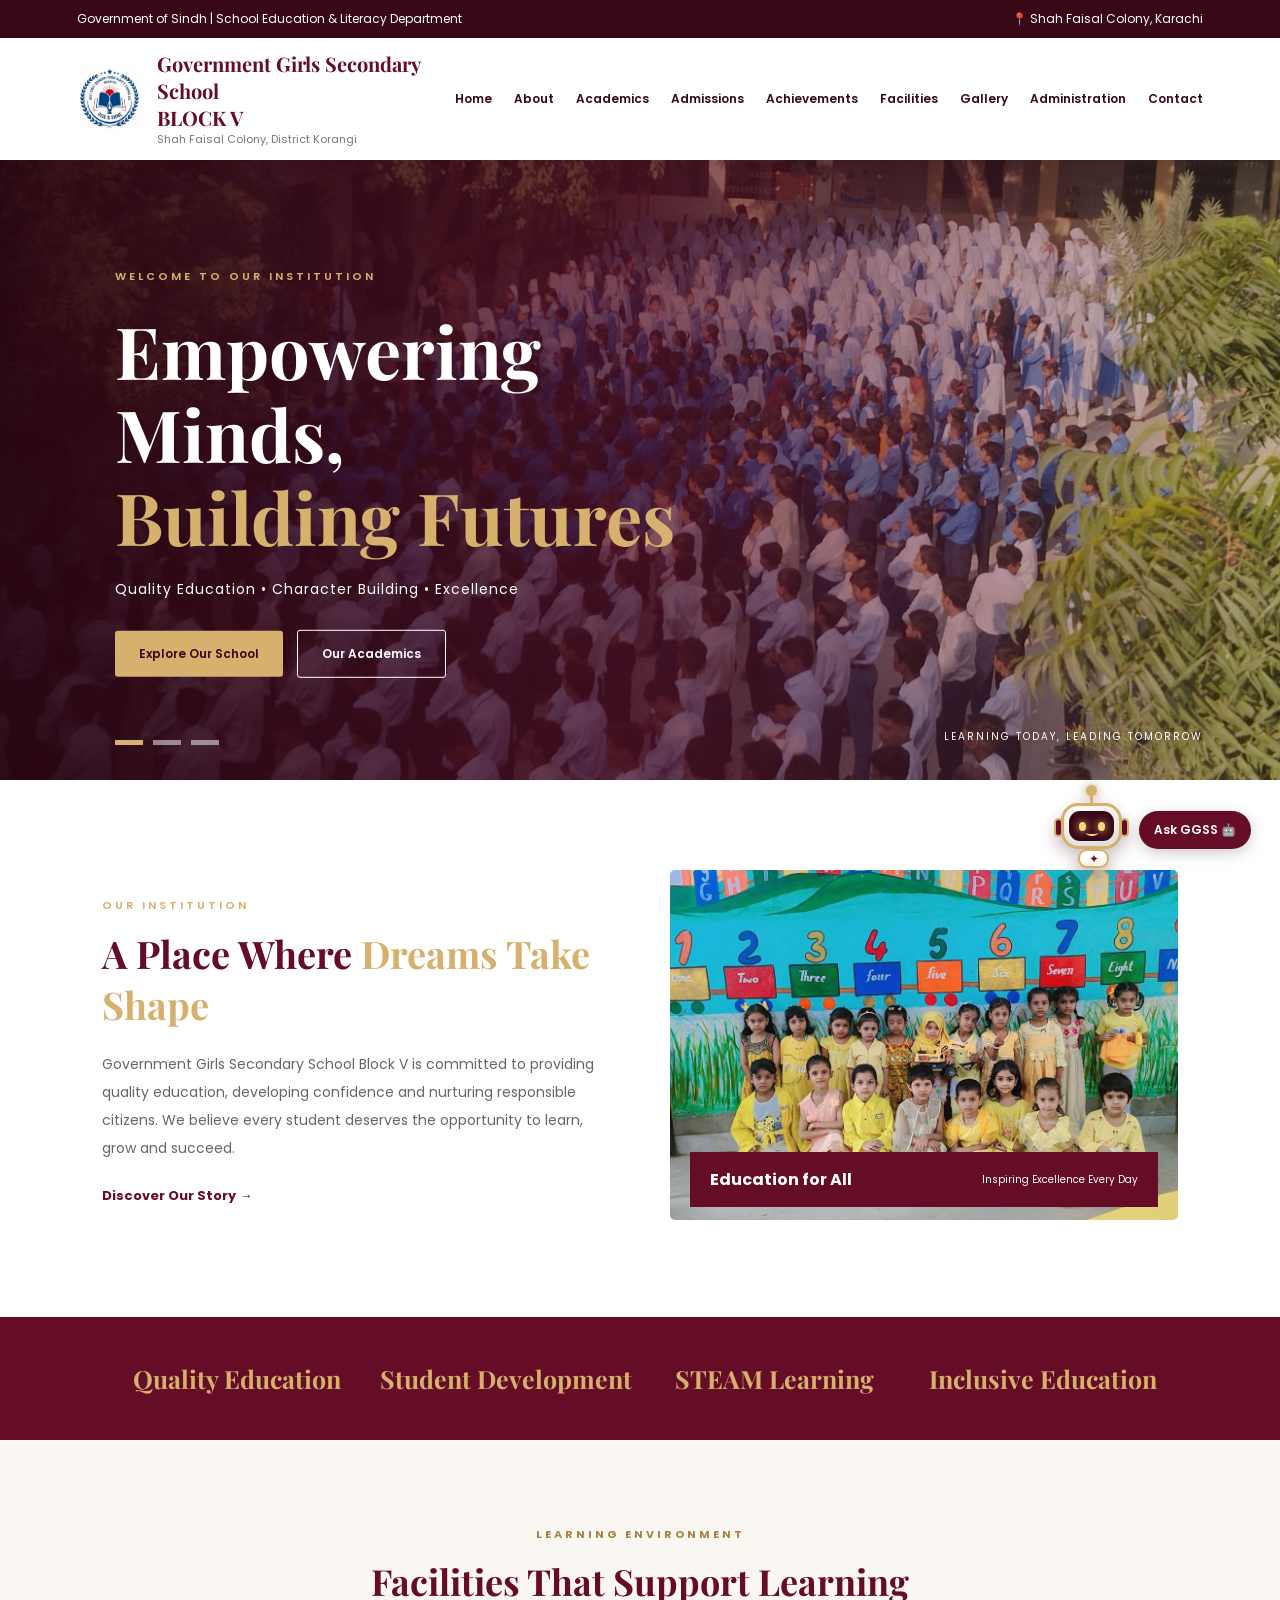
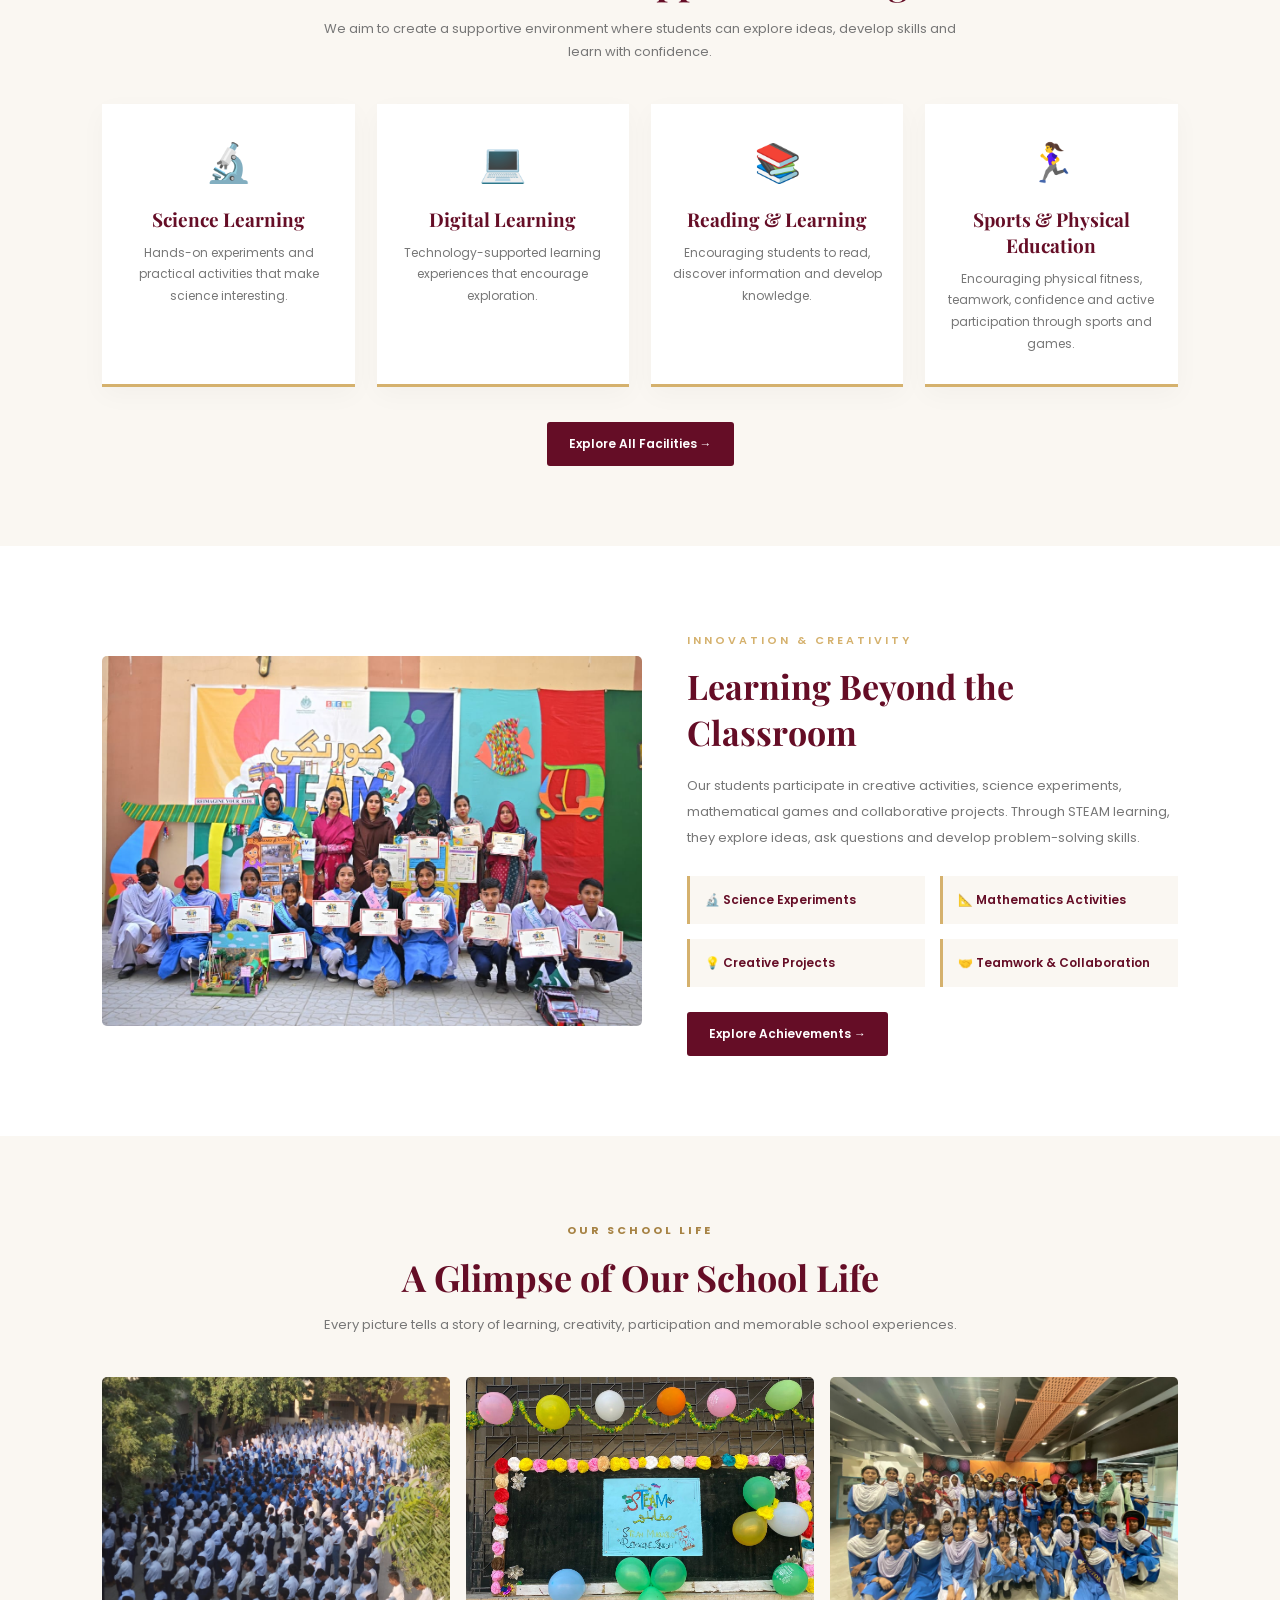
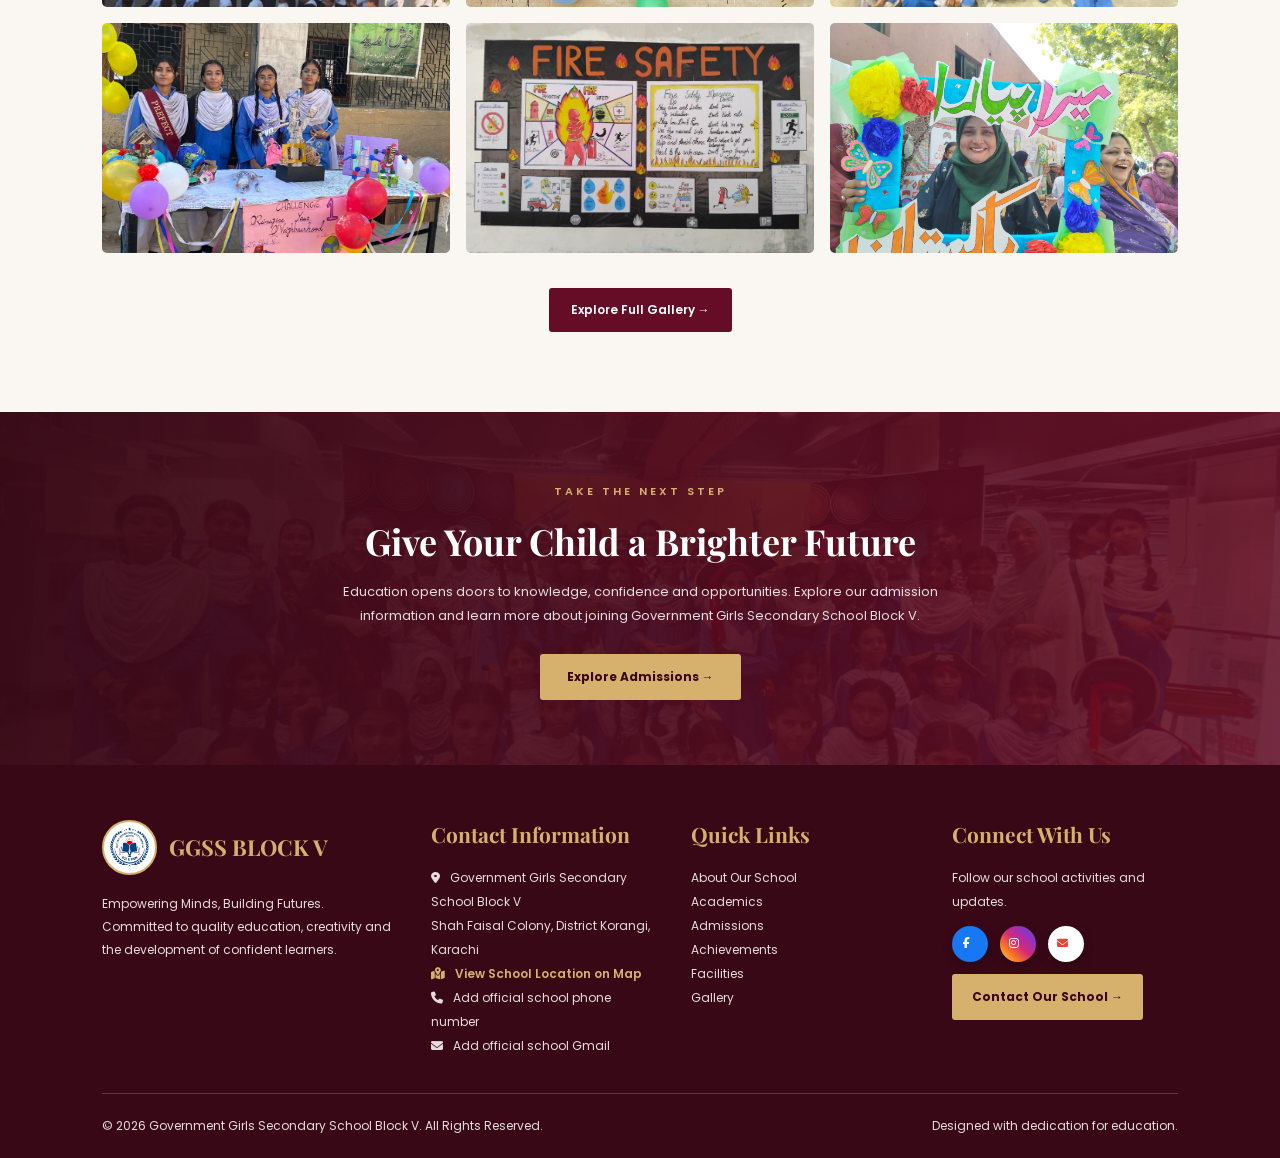
<file: index.html>
<!DOCTYPE html>
<html lang="en">
<head>
    <meta charset="UTF-8">
    <meta name="viewport" content="width=device-width, initial-scale=1.0">
    <title>GGSS Block V | Home</title>

    <link rel="stylesheet" href="idex.css">

    <link rel="preconnect" href="https://fonts.googleapis.com">
    <link href="https://fonts.googleapis.com/css2?family=Playfair+Display:wght@600;700;800&family=Poppins:wght@300;400;500;600;700&display=swap" rel="stylesheet">

    <link rel="stylesheet"
href="https://cdnjs.cloudflare.com/ajax/libs/font-awesome/6.5.2/css/all.min.css">

    <style>
        /* HOME PAGE SECTIONS */

        .home-preview {
            padding: 80px 8%;
        }

        .home-section-heading {
            text-align: center;
            margin-bottom: 40px;
        }

        .home-section-heading span {
            color: #a78345;
            font-size: 11px;
            font-weight: 700;
            letter-spacing: 3px;
        }

        .home-section-heading h2 {
            color: #650d26;
            font-family: 'Playfair Display', serif;
            font-size: 36px;
            margin: 12px 0;
        }

        .home-section-heading p {
            color: #777;
            font-size: 13px;
            line-height: 1.8;
            max-width: 650px;
            margin: auto;
        }

        /* FACILITIES PREVIEW */

        .home-facilities {
            background: #faf7f2;
        }

        .home-facility-grid {
            display: grid;
            grid-template-columns: repeat(4, 1fr);
            gap: 22px;
        }

        .home-facility-card {
            background: white;
            padding: 30px 20px;
            text-align: center;
            border-bottom: 3px solid #d5b16d;
            box-shadow: 0 8px 25px #00000008;
            transition: .3s;
        }

        .home-facility-card:hover {
            transform: translateY(-7px);
            box-shadow: 0 12px 28px #00000012;
        }

        .home-facility-card .icon {
            font-size: 38px;
            margin-bottom: 15px;
        }

        .home-facility-card h3 {
            color: #650d26;
            font-family: 'Playfair Display', serif;
            font-size: 19px;
            margin-bottom: 10px;
        }

        .home-facility-card p {
            color: #777;
            font-size: 12px;
            line-height: 1.8;
        }

        /* ACHIEVEMENTS PREVIEW */

        .home-achievements {
            background: white;
        }

        .achievement-preview-grid {
            display: grid;
            grid-template-columns: 1.1fr 1fr;
            gap: 45px;
            align-items: center;
        }

        .achievement-preview-image {
            height: 370px;
            overflow: hidden;
            border-radius: 5px;
        }

        .achievement-preview-image img {
            width: 100%;
            height: 100%;
            object-fit: cover;
            transition: .4s;
        }

        .achievement-preview-image img:hover {
            transform: scale(1.04);
        }

        .achievement-preview-text h2 {
            font-family: 'Playfair Display', serif;
            color: #650d26;
            font-size: 34px;
            margin: 12px 0 18px;
        }

        .achievement-preview-text p {
            color: #777;
            font-size: 13px;
            line-height: 2;
            margin-bottom: 20px;
        }

        .achievement-points {
            display: grid;
            grid-template-columns: 1fr 1fr;
            gap: 15px;
            margin: 25px 0;
        }

        .achievement-point {
            padding: 15px;
            background: #faf7f2;
            border-left: 3px solid #d5b16d;
            color: #650d26;
            font-size: 12px;
            font-weight: 600;
        }

        .preview-link {
            display: inline-block;
            background: #650d26;
            color: white;
            padding: 13px 22px;
            font-size: 12px;
            font-weight: 600;
            border-radius: 3px;
            transition: .3s;
            text-decoration: none;
        }

        .preview-link:hover {
            background: #d5b16d;
            color: #380817;
            transform: translateY(-3px);
        }

        /* GALLERY PREVIEW */

        .home-gallery {
            background: #faf7f2;
        }

        .home-gallery-grid {
            display: grid;
            grid-template-columns: repeat(3, 1fr);
            gap: 16px;
        }

        .home-gallery-item {
            height: 230px;
            overflow: hidden;
            border-radius: 5px;
        }

        .home-gallery-item img {
            width: 100%;
            height: 100%;
            object-fit: cover;
            transition: .4s;
        }

        .home-gallery-item:hover img {
            transform: scale(1.07);
        }

        .gallery-preview-button {
            text-align: center;
            margin-top: 35px;
        }

        /* ADMISSION CTA */

        .home-admission {
            background:
                linear-gradient(90deg, rgba(56, 8, 23, .96), rgba(101, 13, 38, .88)),
                url("girls.jpeg") center/cover no-repeat;
            padding: 65px 8%;
            text-align: center;
            color: white;
        }

        .home-admission span {
            color: #d5b16d;
            letter-spacing: 3px;
            font-size: 11px;
            font-weight: 600;
        }

        .home-admission h2 {
            font-family: 'Playfair Display', serif;
            font-size: 36px;
            margin: 15px 0;
        }

        .home-admission p {
            max-width: 650px;
            margin: 0 auto 25px;
            font-size: 13px;
            line-height: 1.9;
            color: #ffffffd9;
        }

        .admission-btn {
            display: inline-block;
            background: #d5b16d;
            color: #380817;
            padding: 14px 27px;
            font-size: 12px;
            font-weight: 700;
            border-radius: 3px;
            transition: .3s;
            text-decoration: none;
        }

        .admission-btn:hover {
            background: white;
            transform: translateY(-3px);
        }

        /* COMMON FOOTER */

        .site-footer {
            display: block;
            width: 100%;
            margin: 0;
            box-sizing: border-box;
            background: #380817;
            color: white;
            padding: 55px 8% 20px;
        }

        .site-footer,
        .site-footer * {
            box-sizing: border-box;
        }

        .site-footer-grid {
            display: grid;
            grid-template-columns: 1.3fr 1fr 1fr 1fr;
            gap: 35px;
            padding-bottom: 35px;
        }

        .site-footer-grid > div {
            min-width: 0;
        }

        .site-footer h3 {
            color: #d5b16d;
            font-family: 'Playfair Display', serif;
            font-size: 21px;
            margin: 0 0 18px;
        }

        .site-footer p,
        .site-footer a {
            color: #e7dce0;
            font-size: 12px;
            line-height: 2;
        }

        .site-footer p {
            margin: 0;
        }

        .site-footer a {
            text-decoration: none;
            overflow-wrap: anywhere;
        }

        .site-footer a:hover {
            color: #d5b16d;
        }

        /* SCHOOL LOGO AND NAME */

        .footer-logo-row {
            display: flex;
            align-items: center;
            gap: 15px;
            margin-bottom: 18px;
        }

        .footer-logo-row img {
            width: 70px;
            height: 70px;
            flex-shrink: 0;
            object-fit: contain;
            background: white;
            padding: 5px;
            border: 2px solid #d5b16d;
            border-radius: 50%;
        }

        .footer-school-name {
            font-family: 'Playfair Display', serif;
            color: #d5b16d;
            font-size: 24px;
            line-height: 1.3;
            margin: 0;
        }

        /* FOOTER CONTACT BUTTON */

        .footer-contact-btn {
            display: inline-block;
            background: #d5b16d;
            color: #380817 !important;
            padding: 11px 20px;
            margin-top: 12px;
            border-radius: 3px;
            font-weight: 700;
            transition: .3s;
        }

        .footer-contact-btn:hover {
            background: white;
        }

        /* SOCIAL MEDIA LINKS */

        .footer-socials {
            display: flex;
            gap: 12px;
            margin-top: 12px;
        }

        .footer-socials a {
            width: 36px;
            height: 36px;
            border: 1px solid #d5b16d;
            border-radius: 50%;
            display: grid;
            place-items: center;
            color: #d5b16d;
            font-size: 11px;
            font-weight: 700;
            line-height: 1;
        }

        .footer-socials a:hover {
            background: #d5b16d;
            color: #380817;
        }

        /* FOOTER BOTTOM */

        .site-footer-bottom {
            border-top: 1px solid #ffffff30;
            padding-top: 20px;
            display: flex;
            justify-content: space-between;
            align-items: center;
            gap: 15px;
            flex-wrap: wrap;
            color: #d6c5cb;
            font-size: 10px;
            line-height: 2;
        }

        /* RESPONSIVE DESIGN */

        @media (max-width: 950px) {
            .home-facility-grid {
                grid-template-columns: repeat(2, 1fr);
            }

            .site-footer-grid {
                grid-template-columns: repeat(2, 1fr);
            }
        }

        @media (max-width: 768px) {
            .home-preview {
                padding: 60px 6%;
            }

            .achievement-preview-grid {
                grid-template-columns: 1fr;
                gap: 25px;
            }

            .achievement-preview-image {
                height: 300px;
            }

            .home-gallery-grid {
                grid-template-columns: repeat(2, 1fr);
            }

            .home-section-heading h2,
            .achievement-preview-text h2,
            .home-admission h2 {
                font-size: 30px;
            }

            .home-admission {
                padding: 55px 6%;
            }
        }

        @media (max-width: 500px) {
            .home-facility-grid,
            .home-gallery-grid {
                grid-template-columns: 1fr;
            }

            .home-gallery-item {
                height: 240px;
            }

            .achievement-points {
                grid-template-columns: 1fr;
            }

            .site-footer {
                padding: 45px 7% 20px;
            }

            .site-footer-grid {
                grid-template-columns: 1fr;
                gap: 28px;
            }

            .footer-logo-row {
                justify-content: flex-start;
            }

            .site-footer-bottom {
                flex-direction: column;
                text-align: center;
            }
        }
    </style>
</head>

<body>

    <div class="topbar">
        <div>Government of Sindh | School Education &amp; Literacy Department</div>
        <div>📍 Shah Faisal Colony, Karachi</div>
    </div>

    <header class="header">
        <div class="brand">
            <img src="logo.jpeg" class="logo" alt="School Monogram">
            <div>
                <h1>Government Girls Secondary School<br>BLOCK V</h1>
                <p>Shah Faisal Colony, District Korangi</p>
            </div>
        </div>

        <button class="menu-toggle" id="menuToggle">☰</button>

        <nav id="navbar">
            <a href="index.html">Home</a>
            <a href="about.html">About</a>
            <a href="academics.html">Academics</a>
            <a href="admission.html">Admissions</a>
            <a href="achievements.html">Achievements</a>
            <a href="facilities.html">Facilities</a>
            <a href="gallery.html">Gallery</a>
            <a href="administration.html">Administration</a>
            <a href="contact.html">Contact</a>
        </nav>
    </header>

    <!-- HERO SECTION - EXISTING -->

    <section class="hero" id="home">

        <div class="hero-slider">
            <div class="slide active" style="background-image:url('assembly.jpeg')"></div>
            <div class="slide" style="background-image:url('color2.jpeg')"></div>
            <div class="slide" style="background-image:url('girls.jpeg')"></div>
        </div>

        <div class="hero-overlay"></div>

        <div class="hero-content">
            <span class="welcome">WELCOME TO OUR INSTITUTION</span>

            <h2>Empowering Minds,<br><span>Building Futures</span></h2>

            <p>Quality Education • Character Building • Excellence</p>

            <div class="hero-buttons">
                <a href="about.html" class="btn gold-btn">Explore Our School</a>
                <a href="academics.html" class="btn outline-btn">Our Academics</a>
            </div>
        </div>

        <div class="slider-dots" id="sliderDots">
            <button class="dot active"></button>
            <button class="dot"></button>
            <button class="dot"></button>
        </div>

        <div class="hero-label">LEARNING TODAY, LEADING TOMORROW</div>

    </section>

    <!-- INTRO SECTION - EXISTING -->

    <section class="intro section-padding">

        <div class="intro-text">
            <span class="section-tag">OUR INSTITUTION</span>

            <h2>A Place Where <span>Dreams Take Shape</span></h2>

            <p>
                Government Girls Secondary School Block V is committed
                to providing quality education, developing confidence
                and nurturing responsible citizens. We believe every
                student deserves the opportunity to learn, grow and succeed.
            </p>

            <a href="about.html" class="text-link">Discover Our Story →</a>
        </div>

        <div class="intro-image">
            <img src="ECCE.jpeg" alt="Our School">

            <div class="image-caption">
                <strong>Education for All</strong>
                <span>Inspiring Excellence Every Day</span>
            </div>
        </div>

    </section>

    <!-- FACTS SECTION - EXISTING -->

    <section class="facts">
        <div class="fact"><h3>Quality Education</h3></div>
        <div class="fact"><h3>Student Development</h3></div>
        <div class="fact"><h3>STEAM Learning</h3></div>
        <div class="fact"><h3>Inclusive Education</h3></div>
    </section>

    <!-- FACILITIES PREVIEW -->

    <section class="home-preview home-facilities">

        <div class="home-section-heading">
            <span>LEARNING ENVIRONMENT</span>
            <h2>Facilities That Support Learning</h2>
            <p>
                We aim to create a supportive environment where students
                can explore ideas, develop skills and learn with confidence.
            </p>
        </div>

        <div class="home-facility-grid">

            <div class="home-facility-card">
                <div class="icon">🔬</div>
                <h3>Science Learning</h3>
                <p>Hands-on experiments and practical activities that make science interesting.</p>
            </div>

            <div class="home-facility-card">
                <div class="icon">💻</div>
                <h3>Digital Learning</h3>
                <p>Technology-supported learning experiences that encourage exploration.</p>
            </div>

            <div class="home-facility-card">
                <div class="icon">📚</div>
                <h3>Reading &amp; Learning</h3>
                <p>Encouraging students to read, discover information and develop knowledge.</p>
            </div>

           <div class="home-facility-card">
    <div class="icon">🏃‍♀️</div>
    <h3>Sports & Physical Education</h3>
    <p>Encouraging physical fitness, teamwork, confidence and active participation through sports and games.</p>
</div>

        </div>

        <div class="gallery-preview-button">
            <a href="facilities.html" class="preview-link">Explore All Facilities →</a>
        </div>

    </section>

    <!-- ACHIEVEMENTS & STEAM PREVIEW -->

    <section class="home-preview home-achievements">

        <div class="achievement-preview-grid">

            <div class="achievement-preview-image">
                <img src="steam.jpeg" alt="Students participating in STEAM learning">
            </div>

            <div class="achievement-preview-text">

                <span class="section-tag">INNOVATION &amp; CREATIVITY</span>

                <h2>Learning Beyond the Classroom</h2>

                <p>
                    Our students participate in creative activities, science
                    experiments, mathematical games and collaborative projects.
                    Through STEAM learning, they explore ideas, ask questions
                    and develop problem-solving skills.
                </p>

                <div class="achievement-points">
                    <div class="achievement-point">🔬 Science Experiments</div>
                    <div class="achievement-point">📐 Mathematics Activities</div>
                    <div class="achievement-point">💡 Creative Projects</div>
                    <div class="achievement-point">🤝 Teamwork &amp; Collaboration</div>
                </div>

                <a href="achievements.html" class="preview-link">
                    Explore Achievements →
                </a>

            </div>

        </div>

    </section>

    <!-- GALLERY PREVIEW -->

    <section class="home-preview home-gallery">

        <div class="home-section-heading">
            <span>OUR SCHOOL LIFE</span>
            <h2>A Glimpse of Our School Life</h2>
            <p>
                Every picture tells a story of learning, creativity,
                participation and memorable school experiences.
            </p>
        </div>

        <div class="home-gallery-grid">

            <div class="home-gallery-item">
                <img src="assembly.jpeg" alt="School assembly">
            </div>

            <div class="home-gallery-item">
                <img src="steam4.jpeg" alt="STEAM learning activity">
            </div>

            <div class="home-gallery-item">
                <img src="girls.jpeg" alt="Students at school">
            </div>

            <div class="home-gallery-item">
                <img src="steam5.jpeg" alt="Student project activity">
            </div>

            <div class="home-gallery-item">
                <img src="activity.jpeg" alt="School activity">
            </div>

            <div class="home-gallery-item">
                <img src="steam6.jpeg" alt="Classroom learning activity">
            </div>

        </div>

        <div class="gallery-preview-button">
            <a href="gallery.html" class="preview-link">Explore Full Gallery →</a>
        </div>

    </section>

    <!-- ADMISSION CALL TO ACTION -->

    <section class="home-admission">

        <span>TAKE THE NEXT STEP</span>

        <h2>Give Your Child a Brighter Future</h2>

        <p>
            Education opens doors to knowledge, confidence and opportunities.
            Explore our admission information and learn more about joining
            Government Girls Secondary School Block V.
        </p>

        <a href="admission.html" class="admission-btn">
            Explore Admissions →
        </a>

    </section>

    <!-- COMMON FOOTER - USE THIS ON ALL PAGES -->

<footer class="site-footer">

    <div class="site-footer-grid">

        <!-- SCHOOL BRAND AND LOGO -->
        <div class="footer-brand">

            <div class="footer-logo-row">
                <img src="logo.jpeg" alt="GGSS Block V Logo">
                <h2 class="footer-school-name">GGSS BLOCK V</h2>
            </div>

            <p>
                Empowering Minds, Building Futures.
                Committed to quality education, creativity
                and the development of confident learners.
            </p>

        </div>

        <!-- CONTACT INFORMATION -->
        <div>
            <h3>Contact Information</h3>

            <p>
                <i class="fa-solid fa-location-dot"></i>
                Government Girls Secondary School Block V
            </p>

            <p>Shah Faisal Colony, District Korangi, Karachi</p>

            <p>
                <a href="contact.html#school-location" class="footer-map-link">
                    <i class="fa-solid fa-map-location-dot"></i>
                    View School Location on Map
                </a>
            </p>

            <p>
                <i class="fa-solid fa-phone"></i>
                Add official school phone number
            </p>

            <p>
                <i class="fa-solid fa-envelope"></i>
                <a href="mailto:YOUR_EMAIL@gmail.com">
                    Add official school Gmail
                </a>
            </p>
        </div>

        <!-- QUICK LINKS -->
        <div>
            <h3>Quick Links</h3>

            <p><a href="about.html">About Our School</a></p>
            <p><a href="academics.html">Academics</a></p>
            <p><a href="admission.html">Admissions</a></p>
            <p><a href="achievements.html">Achievements</a></p>
            <p><a href="facilities.html">Facilities</a></p>
            <p><a href="gallery.html">Gallery</a></p>
        </div>

        <!-- SOCIAL MEDIA -->
        <div>
            <h3>Connect With Us</h3>

            <p>Follow our school activities and updates.</p>

            <div class="footer-socials">

                <a href="https://web.facebook.com/profile.php?id=100063835883192&rdid=H8bXUPS66MkSFr5E&share_url=https%3A%2F%2Fweb.facebook.com%2Fshare%2F1FGbXVndL4%2F%3F_rdc%3D1%26_rdr#"
                   target="_blank" rel="noopener noreferrer"
                   class="facebook-icon" title="Facebook">
                    <i class="fa-brands fa-facebook-f"></i>
                </a>

                <a href="https://www.instagram.com/ggss_block_5?psln=MmVzMzhja2w1dHlr"
                   target="_blank" rel="noopener noreferrer"
                   class="instagram-icon" title="Instagram">
                    <i class="fa-brands fa-instagram"></i>
                </a>

                <a href="mailto:YOUR_EMAIL@gmail.com"
                   class="gmail-icon" title="Gmail">
                    <i class="fa-solid fa-envelope"></i>
                </a>

            </div>

            <a href="contact.html" class="footer-contact-btn">
                Contact Our School →
            </a>
        </div>

    </div>

    <!-- FOOTER COPYRIGHT -->
    <div class="site-footer-bottom">

        <p>
            © <span class="year"></span>
            Government Girls Secondary School Block V.
            All Rights Reserved.
        </p>

        <p>Designed with dedication for education.</p>

    </div>

</footer>

    
<button id="backToTop">↑</button>

<script src="learn.js" defer></script>

</body>
</html>
</file>
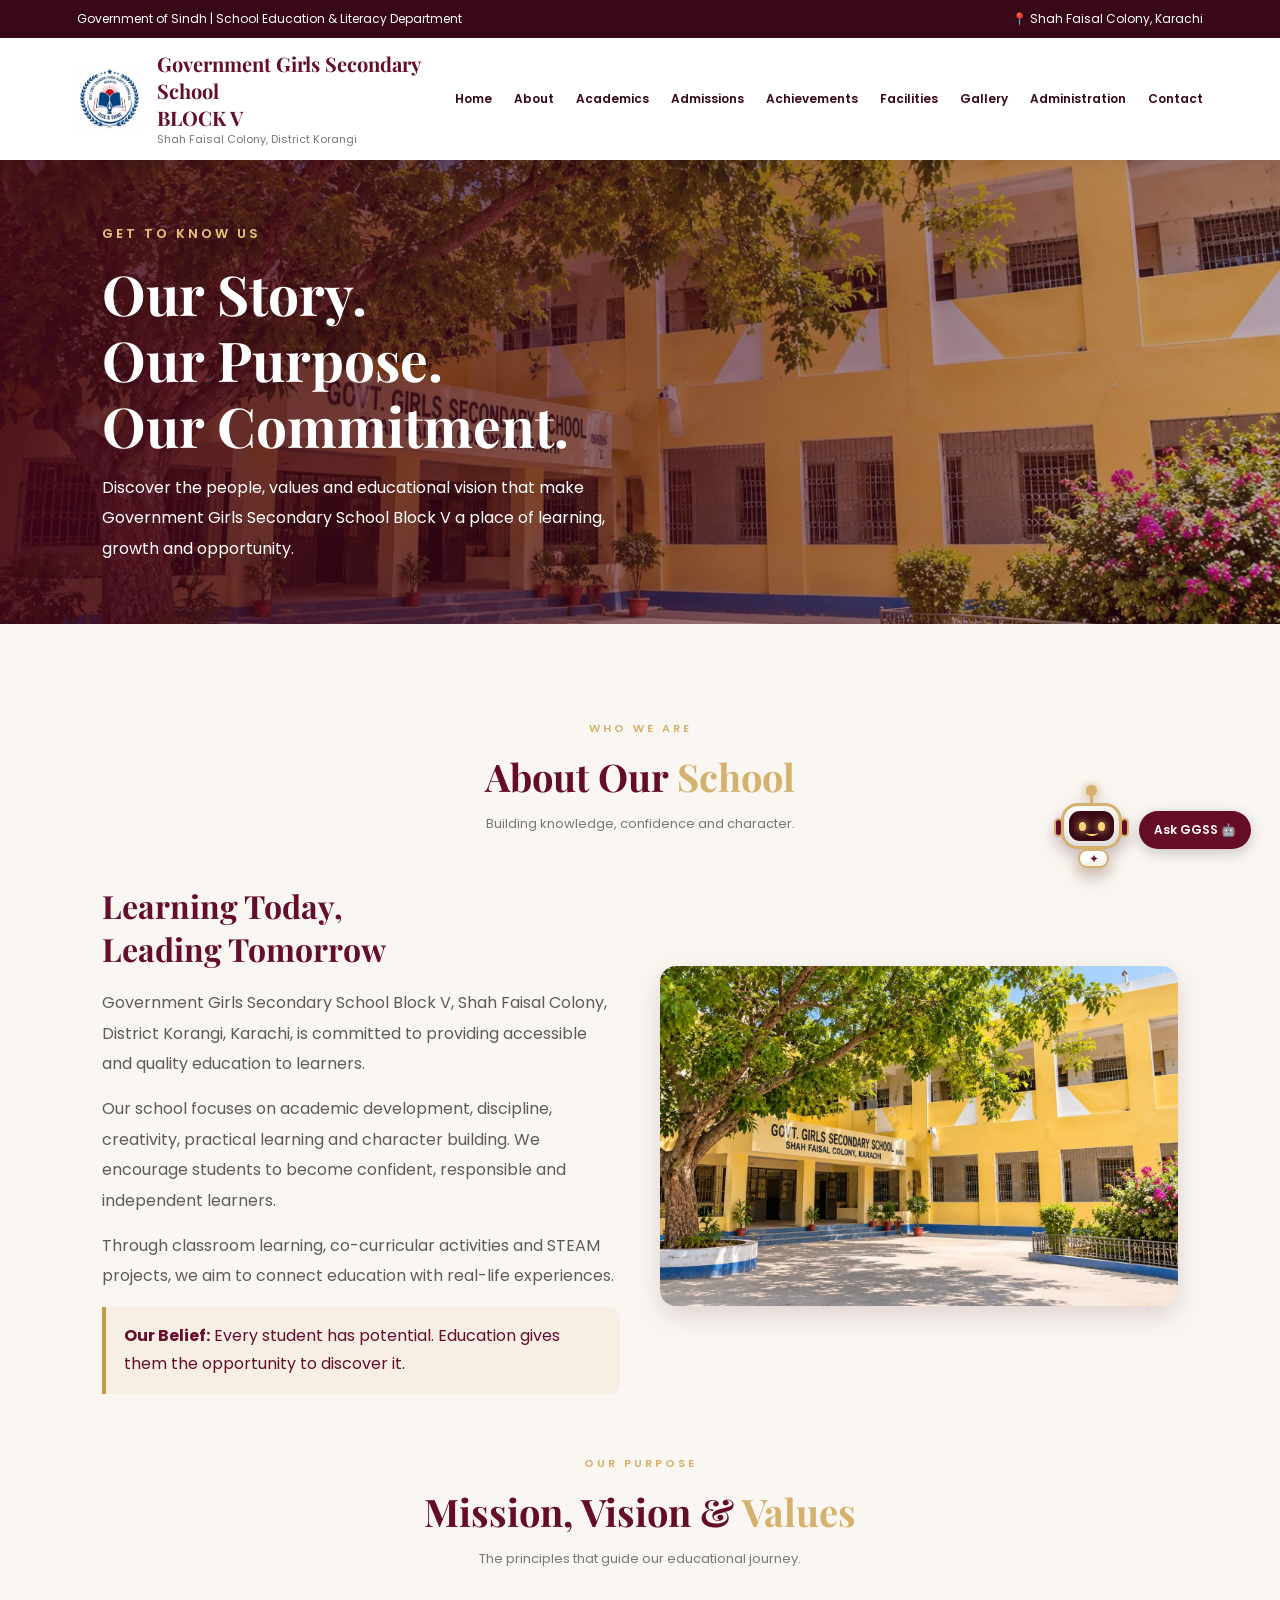
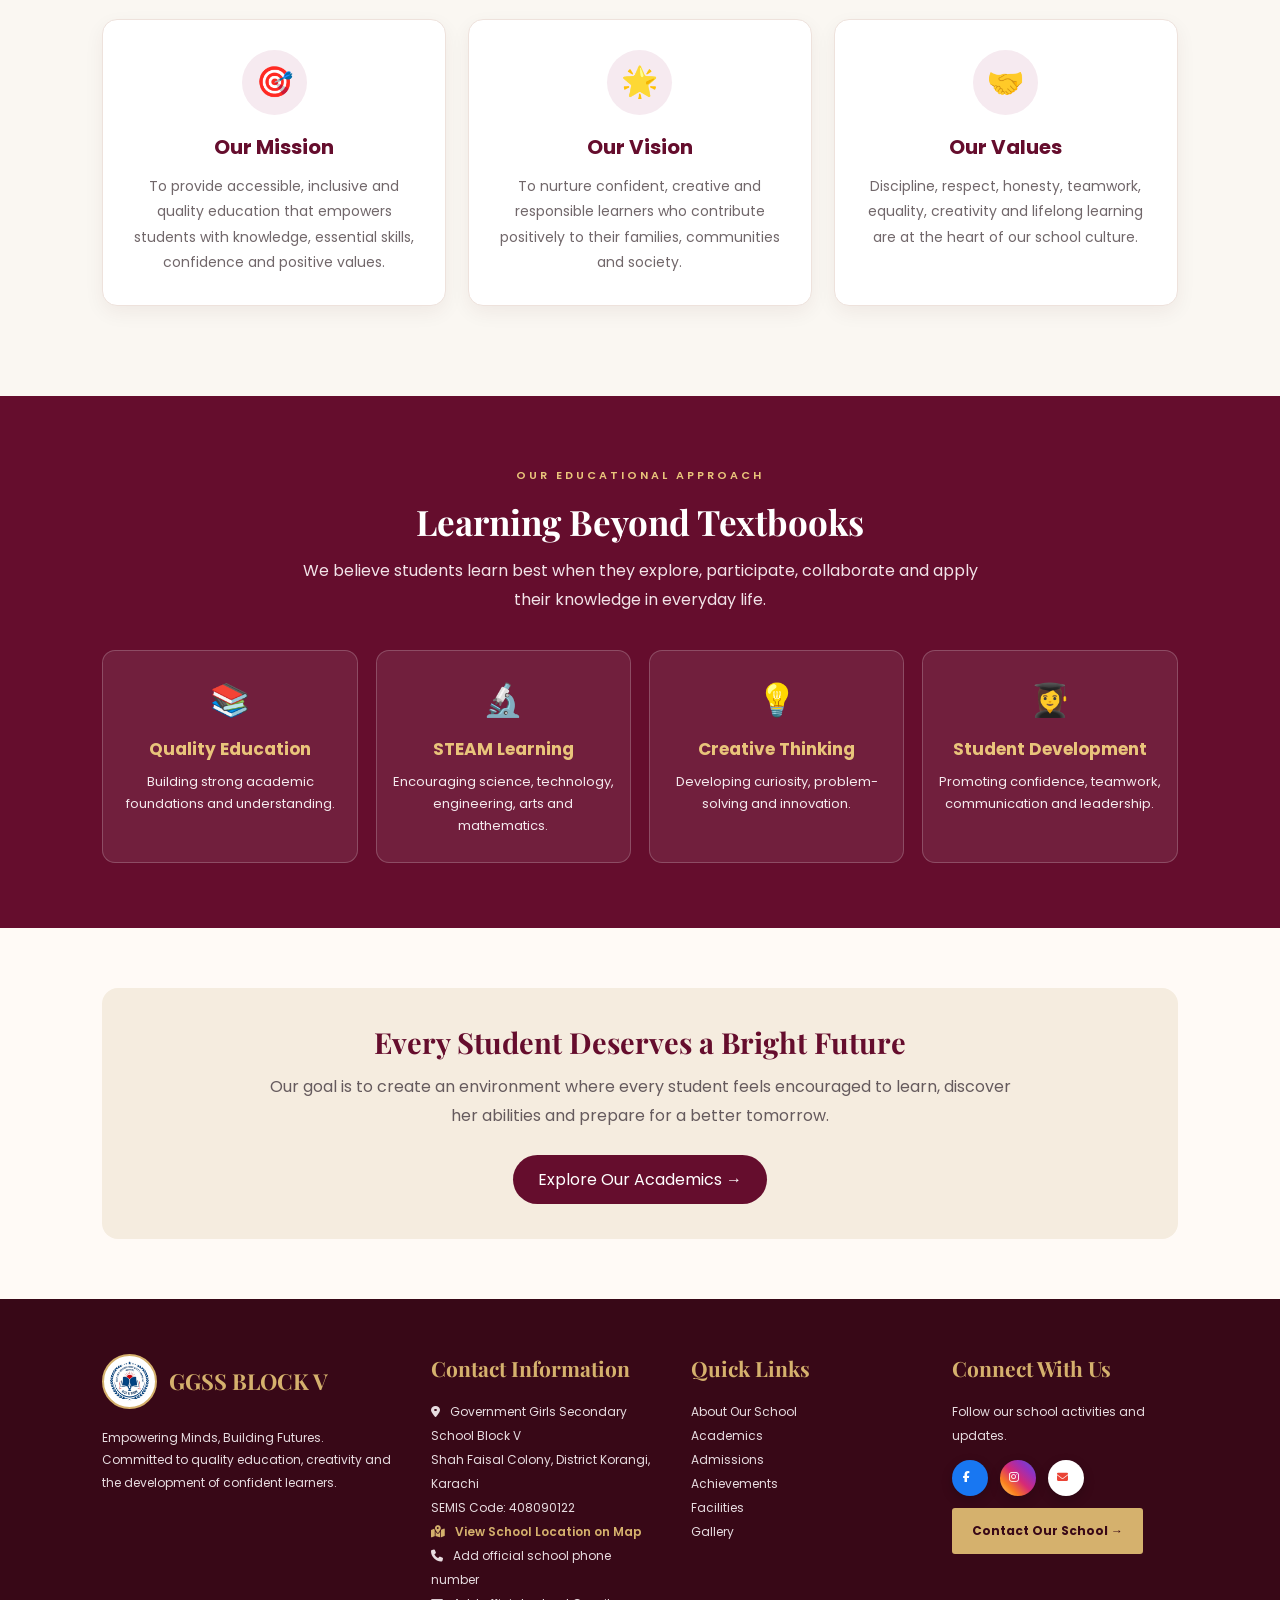
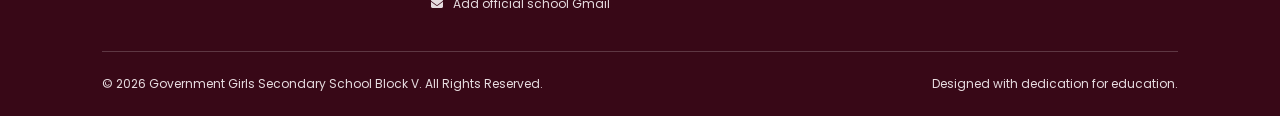
<file: about.html>
<!DOCTYPE html>
<html lang="en">

<head>
    <meta charset="UTF-8">
    <meta name="viewport" content="width=device-width, initial-scale=1.0">
    <title>About Our School | GGSS Block V</title>

    <link rel="stylesheet" href="idex.css">
    <link
        href="https://fonts.googleapis.com/css2?family=Playfair+Display:wght@600;700;800&family=Poppins:wght@300;400;500;600;700&display=swap"
        rel="stylesheet">

        <link rel="stylesheet"
href="https://cdnjs.cloudflare.com/ajax/libs/font-awesome/6.5.2/css/all.min.css">

    <style>
        /* ABOUT PAGE ADDITIONAL DESIGN */

        .about-page {
            font-family: 'Poppins', sans-serif;
            background: #fffaf6;
        }

        /* School building banner */

        .school-banner {
            min-height: 390px;
            background:
                linear-gradient(90deg, rgba(65, 5, 25, .88), rgba(65, 5, 25, .30)),
                url('school-building.jpeg') center 45%/cover no-repeat;
            display: flex;
            align-items: center;
            padding: 60px 8%;
            color: white;
        }

        .banner-content {
            max-width: 650px;
        }

        .banner-content span {
            color: #e9c47b;
            letter-spacing: 3px;
            font-size: 13px;
            font-weight: 600;
        }

        .banner-content h2 {
            font-family: 'Playfair Display', serif;
            font-size: clamp(35px, 5vw, 55px);
            line-height: 1.2;
            margin: 15px 0;
        }

        .banner-content p {
            font-size: 16px;
            line-height: 1.9;
            max-width: 550px;
        }

        /* Introduction */

        .about-intro-new {
            display: grid;
            grid-template-columns: 1fr 1fr;
            gap: 40px;
            align-items: center;
            margin: 35px 0 55px;
        }

        .about-intro-new h2 {
            color: #650d2d;
            font-family: 'Playfair Display', serif;
            font-size: 32px;
            margin-bottom: 18px;
        }

        .about-intro-new p {
            color: #62595b;
            line-height: 1.9;
            margin-bottom: 15px;
        }

        .about-intro-new img {
            width: 100%;
            height: 340px;
            object-fit: cover;
            border-radius: 16px;
            box-shadow: 0 10px 28px rgba(65, 5, 25, .15);
        }

        .about-note {
            border-left: 4px solid #c49a4a;
            background: #f7eee4;
            padding: 15px 18px;
            border-radius: 0 10px 10px 0;
            color: #650d2d;
            line-height: 1.8;
        }

        /* Mission, vision, values */

        .about-grid-new {
            display: grid;
            grid-template-columns: repeat(3, 1fr);
            gap: 22px;
            margin-top: 35px;
        }

        .about-card-new {
            background: white;
            border: 1px solid #eee2dc;
            padding: 30px 22px;
            border-radius: 15px;
            text-align: center;
            box-shadow: 0 7px 20px rgba(65, 5, 25, .06);
            transition: .3s;
        }

        .about-card-new:hover {
            transform: translateY(-7px);
            box-shadow: 0 12px 25px rgba(65, 5, 25, .13);
        }

        .about-card-new .icon {
            width: 65px;
            height: 65px;
            background: #f6eaf0;
            border-radius: 50%;
            display: grid;
            place-items: center;
            margin: auto auto 17px;
            font-size: 30px;
        }

        .about-card-new h3 {
            color: #650d2d;
            font-size: 20px;
            margin-bottom: 12px;
        }

        .about-card-new p {
            color: #71676a;
            font-size: 14px;
            line-height: 1.8;
        }

        /* Learning approach */

        .learning-section {
            background: #650d2d;
            padding: 65px 8%;
            color: white;
            text-align: center;
        }

        .learning-section .section-tag {
            color: #e9c47b;
        }

        .learning-section h2 {
            font-family: 'Playfair Display', serif;
            font-size: 35px;
            margin: 12px 0;
        }

        .learning-section .learning-intro {
            max-width: 700px;
            margin: 0 auto 35px;
            color: #f2e3e8;
            line-height: 1.8;
        }

        .learning-grid {
            display: grid;
            grid-template-columns: repeat(4, 1fr);
            gap: 18px;
        }

        .learning-item {
            padding: 25px 15px;
            border: 1px solid rgba(255, 255, 255, .2);
            background: rgba(255, 255, 255, .08);
            border-radius: 13px;
        }

        .learning-item .icon {
            font-size: 32px;
            margin-bottom: 12px;
        }

        .learning-item h3 {
            color: #e9c47b;
            font-size: 17px;
            margin-bottom: 9px;
        }

        .learning-item p {
            font-size: 13px;
            line-height: 1.7;
            color: #f4e9ed;
        }

        /* Closing section */

        .about-message {
            margin: 60px 8%;
            padding: 35px 25px;
            background: #f5ecdf;
            border-radius: 16px;
            text-align: center;
        }

        .about-message h2 {
            color: #650d2d;
            font-family: 'Playfair Display', serif;
            font-size: 29px;
        }

        .about-message p {
            color: #655a5d;
            line-height: 1.8;
            max-width: 750px;
            margin: 12px auto;
        }

        .about-message a {
            display: inline-block;
            background: #650d2d;
            color: white;
            text-decoration: none;
            padding: 12px 25px;
            border-radius: 25px;
            margin-top: 12px;
            transition: .3s;
        }

        .about-message a:hover {
            background: #a77b31;
        }

        /* COMMON FOOTER - SAME DESIGN AS HOME PAGE */

        .site-footer {
            display: block;
            width: 100%;
            margin: 0;
            box-sizing: border-box;
            background: #380817;
            color: white;
            padding: 55px 8% 20px;
        }

        .site-footer,
        .site-footer * {
            box-sizing: border-box;
        }

        .site-footer-grid {
            display: grid;
            grid-template-columns: 1.3fr 1fr 1fr 1fr;
            gap: 35px;
            padding-bottom: 35px;
        }

        .site-footer-grid>div {
            min-width: 0;
        }

        .site-footer h3 {
            color: #d5b16d;
            font-family: 'Playfair Display', serif;
            font-size: 21px;
            margin: 0 0 18px;
        }

        .site-footer p,
        .site-footer a {
            color: #e7dce0;
            font-size: 12px;
            line-height: 2;
        }

        .site-footer p {
            margin: 0;
        }

        .site-footer a {
            text-decoration: none;
            overflow-wrap: anywhere;
        }

        .site-footer a:hover {
            color: #d5b16d;
        }

        /* SCHOOL LOGO AND NAME */

        .footer-logo-row {
            display: flex;
            align-items: center;
            gap: 15px;
            margin-bottom: 18px;
        }

        .footer-logo-row img {
            width: 70px;
            height: 70px;
            flex-shrink: 0;
            object-fit: contain;
            background: white;
            padding: 5px;
            border: 2px solid #d5b16d;
            border-radius: 50%;
        }

        .footer-school-name {
            font-family: 'Playfair Display', serif;
            color: #d5b16d;
            font-size: 24px;
            line-height: 1.3;
            margin: 0;
        }

        /* FOOTER CONTACT BUTTON */

        .footer-contact-btn {
            display: inline-block;
            background: #d5b16d;
            color: #380817 !important;
            padding: 11px 20px;
            margin-top: 12px;
            border-radius: 3px;
            font-weight: 700;
            transition: .3s;
        }

        .footer-contact-btn:hover {
            background: white;
        }

        /* SOCIAL MEDIA LINKS */

        .footer-socials {
            display: flex;
            gap: 12px;
            margin-top: 12px;
        }

        .footer-socials a {
            width: 36px;
            height: 36px;
            border: 1px solid #d5b16d;
            border-radius: 50%;
            display: grid;
            place-items: center;
            color: #d5b16d;
            font-size: 11px;
            font-weight: 700;
            line-height: 1;
        }

        .footer-socials a:hover {
            background: #d5b16d;
            color: #380817;
        }

        /* FOOTER BOTTOM */

        .site-footer-bottom {
            border-top: 1px solid #ffffff30;
            padding-top: 20px;
            display: flex;
            justify-content: space-between;
            align-items: center;
            gap: 15px;
            flex-wrap: wrap;
            color: #d6c5cb;
            font-size: 10px;
            line-height: 2;
        }

        /* RESPONSIVE DESIGN */

        @media(max-width: 950px) {
            .site-footer-grid {
                grid-template-columns: repeat(2, 1fr);
            }
        }

        @media(max-width: 800px) {
            .about-intro-new {
                grid-template-columns: 1fr;
            }

            .about-grid-new {
                grid-template-columns: 1fr 1fr;
            }

            .learning-grid {
                grid-template-columns: 1fr 1fr;
            }
        }

        @media(max-width: 520px) {

            .about-grid-new,
            .learning-grid {
                grid-template-columns: 1fr;
            }

            .school-banner {
                min-height: 330px;
                padding: 40px 7%;
            }

            .about-intro-new img {
                height: 250px;
            }

            .site-footer {
                padding: 45px 7% 20px;
            }

            .site-footer-grid {
                grid-template-columns: 1fr;
                gap: 28px;
            }

            .footer-logo-row {
                justify-content: flex-start;
            }

            .site-footer-bottom {
                flex-direction: column;
                text-align: center;
            }
        }
/* ATTRACTIVE FOOTER SOCIAL ICONS */

.footer-socials {
    display: flex;
    gap: 12px;
    margin-top: 15px;
}

.footer-socials a {
    width: 36px;
    height: 36px;
    border: none !important;
    border-radius: 50%;
    display: flex;
    align-items: center;
    justify-content: center;
    font-size: 16px;
    transition: 0.3s;
}

.footer-socials .facebook-icon {
    background: #1877F2;
    color: white !important;
}

.footer-socials .instagram-icon {
    background: linear-gradient(
        45deg, #feda75, #fa7e1e,
        #d62976, #962fbf, #4f5bd5
    );
    color: white !important;
}

.footer-socials .gmail-icon {
    background: white;
    color: #EA4335 !important;
}

.footer-socials a:hover {
    transform: translateY(-4px);
}

.footer-map-link {
    color: #d5b16d !important;
    font-weight: 600;
}

    </style>
</head>

<body class="about-page">

    <!-- TOPBAR -->

    <div class="topbar">
        <div>Government of Sindh | School Education &amp; Literacy Department</div>
        <div>📍 Shah Faisal Colony, Karachi</div>
    </div>

    <!-- HEADER -->

    <header class="header">
        <div class="brand">
            <img src="logo.jpeg" class="logo" alt="School Monogram">
            <div>
                <h1>Government Girls Secondary School<br>BLOCK V</h1>
                <p>Shah Faisal Colony, District Korangi</p>
            </div>
        </div>

        <button class="menu-toggle" id="menuToggle">☰</button>

        <nav id="navbar">
            <a href="index.html">Home</a>
            <a href="about.html" class="active">About</a>
            <a href="academics.html">Academics</a>
            <a href="admission.html">Admissions</a>
            <a href="achievements.html">Achievements</a>
            <a href="facilities.html">Facilities</a>
            <a href="gallery.html">Gallery</a>
            <a href="administration.html">Administration</a>
            <a href="contact.html">Contact</a>
        </nav>
    </header>

    <!-- SCHOOL BUILDING HERO -->

    <section class="school-banner">
        <div class="banner-content">
            <span>GET TO KNOW US</span>
            <h2>Our Story.<br>Our Purpose.<br>Our Commitment.</h2>
            <p>
                Discover the people, values and educational vision
                that make Government Girls Secondary School Block V
                a place of learning, growth and opportunity.
            </p>
        </div>
    </section>

    <!-- ABOUT INTRODUCTION -->

    <section class="about section-padding">

        <div class="section-heading">
            <span class="section-tag">WHO WE ARE</span>
            <h2>About Our <span>School</span></h2>
            <p>Building knowledge, confidence and character.</p>
        </div>

        <div class="about-intro-new">

            <div>
                <h2>Learning Today,<br>Leading Tomorrow</h2>

                <p>
                    Government Girls Secondary School Block V, Shah Faisal Colony,
                    District Korangi, Karachi, is committed to providing accessible
                    and quality education to learners.
                </p>

                <p>
                    Our school focuses on academic development, discipline,
                    creativity, practical learning and character building.
                    We encourage students to become confident, responsible
                    and independent learners.
                </p>

                <p>
                    Through classroom learning, co-curricular activities
                    and STEAM projects, we aim to connect education with
                    real-life experiences.
                </p>

                <div class="about-note">
                    <strong>Our Belief:</strong> Every student has potential.
                    Education gives them the opportunity to discover it.
                </div>
            </div>

            <div>
                <img src="school-building.jpeg" alt="Our schooebool building">
            </div>

        </div>

        <!-- MISSION VISION VALUES -->

        <div class="section-heading">
            <span class="section-tag">OUR PURPOSE</span>
            <h2>Mission, Vision &amp; <span>Values</span></h2>
            <p>The principles that guide our educational journey.</p>
        </div>

        <div class="about-grid-new">

            <div class="about-card-new">
                <div class="icon">🎯</div>
                <h3>Our Mission</h3>
                <p>
                    To provide accessible, inclusive and quality education
                    that empowers students with knowledge, essential skills,
                    confidence and positive values.
                </p>
            </div>

            <div class="about-card-new">
                <div class="icon">🌟</div>
                <h3>Our Vision</h3>
                <p>
                    To nurture confident, creative and responsible learners who contribute positively to their families,
                    communities and society.
                </p>
            </div>

            <div class="about-card-new">
                <div class="icon">🤝</div>
                <h3>Our Values</h3>
                <p>
                    Discipline, respect, honesty, teamwork, equality,
                    creativity and lifelong learning are at the heart
                    of our school culture.
                </p>
            </div>

        </div>
    </section>

    <!-- LEARNING APPROACH -->

    <section class="learning-section">

        <span class="section-tag">OUR EDUCATIONAL APPROACH</span>
        <h2>Learning Beyond Textbooks</h2>

        <p class="learning-intro">
            We believe students learn best when they explore, participate,
            collaborate and apply their knowledge in everyday life.
        </p>

        <div class="learning-grid">

            <div class="learning-item">
                <div class="icon">📚</div>
                <h3>Quality Education</h3>
                <p>Building strong academic foundations and understanding.</p>
            </div>

            <div class="learning-item">
                <div class="icon">🔬</div>
                <h3>STEAM Learning</h3>
                <p>Encouraging science, technology, engineering, arts and mathematics.</p>
            </div>

            <div class="learning-item">
                <div class="icon">💡</div>
                <h3>Creative Thinking</h3>
                <p>Developing curiosity, problem-solving and innovation.</p>
            </div>

            <div class="learning-item">
                <div class="icon">👩‍🎓</div>
                <h3>Student Development</h3>
                <p>Promoting confidence, teamwork, communication and leadership.</p>
            </div>

        </div>
    </section>

    <!-- SCHOOL MESSAGE -->

    <section class="about-message">
        <h2>Every Student Deserves a Bright Future</h2>

        <p>
            Our goal is to create an environment where every student
            feels encouraged to learn, discover her abilities and
            prepare for a better tomorrow.
        </p>

        <a href="academics.html">Explore Our Academics →</a>
    </section>

    <!-- COMMON FOOTER -->

<footer class="site-footer">

    <div class="site-footer-grid">

        <!-- SCHOOL BRAND AND LOGO -->
        <div class="footer-brand">

            <div class="footer-logo-row">
                <img src="logo.jpeg" alt="GGSS Block V Logo">
                <h2 class="footer-school-name">GGSS BLOCK V</h2>
            </div>

            <p>
                Empowering Minds, Building Futures.
                Committed to quality education, creativity
                and the development of confident learners.
            </p>

        </div>

        <!-- CONTACT INFORMATION -->
        <div>
            <h3>Contact Information</h3>

            <p>
                <i class="fa-solid fa-location-dot"></i>
                Government Girls Secondary School Block V
            </p>

            <p>Shah Faisal Colony, District Korangi, Karachi</p>

            <p>SEMIS Code: 408090122</p>

            <p>
                <a href="contact.html#school-location" class="footer-map-link">
                    <i class="fa-solid fa-map-location-dot"></i>
                    View School Location on Map
                </a>
            </p>

            <p>
                <i class="fa-solid fa-phone"></i>
                Add official school phone number
            </p>

            <p>
                <i class="fa-solid fa-envelope"></i>
                <a href="mailto:YOUR_EMAIL@gmail.com">
                    Add official school Gmail
                </a>
            </p>
        </div>

        <!-- QUICK LINKS -->
        <div>
            <h3>Quick Links</h3>

            <p><a href="about.html">About Our School</a></p>
            <p><a href="academics.html">Academics</a></p>
            <p><a href="admission.html">Admissions</a></p>
            <p><a href="achievements.html">Achievements</a></p>
            <p><a href="facilities.html">Facilities</a></p>
            <p><a href="gallery.html">Gallery</a></p>
        </div>

        <!-- SOCIAL MEDIA -->
        <div>
            <h3>Connect With Us</h3>

            <p>Follow our school activities and updates.</p>

            <div class="footer-socials">

                <a href="https://web.facebook.com/profile.php?id=100063835883192&rdid=H8bXUPS66MkSFr5E&share_url=https%3A%2F%2Fweb.facebook.com%2Fshare%2F1FGbXVndL4%2F%3F_rdc%3D1%26_rdr#"
                   target="_blank" rel="noopener noreferrer"
                   class="facebook-icon" title="Facebook">
                    <i class="fa-brands fa-facebook-f"></i>
                </a>

                <a href="https://www.instagram.com/ggss_block_5?psln=MmVzMzhja2w1dHlr"
                   target="_blank" rel="noopener noreferrer"
                   class="instagram-icon" title="Instagram">
                    <i class="fa-brands fa-instagram"></i>
                </a>

                <a href="mailto:YOUR_EMAIL@gmail.com"
                   class="gmail-icon" title="Gmail">
                    <i class="fa-solid fa-envelope"></i>
                </a>

            </div>

            <a href="contact.html" class="footer-contact-btn">
                Contact Our School →
            </a>
        </div>

    </div>

    <!-- COPYRIGHT -->
    <div class="site-footer-bottom">

        <p>
            © <span class="year"></span>
            Government Girls Secondary School Block V.
            All Rights Reserved.
        </p>

        <p>Designed with dedication for education.</p>

    </div>

</footer>

    <button id="backToTop">↑</button>

    <script src="learn.js" defer></script>

    <script>
        // Automatically update copyright year
        document.querySelectorAll(".year").forEach(function (element) {
            element.textContent = new Date().getFullYear();
        });
    </script>

</body>

</html>
</file>
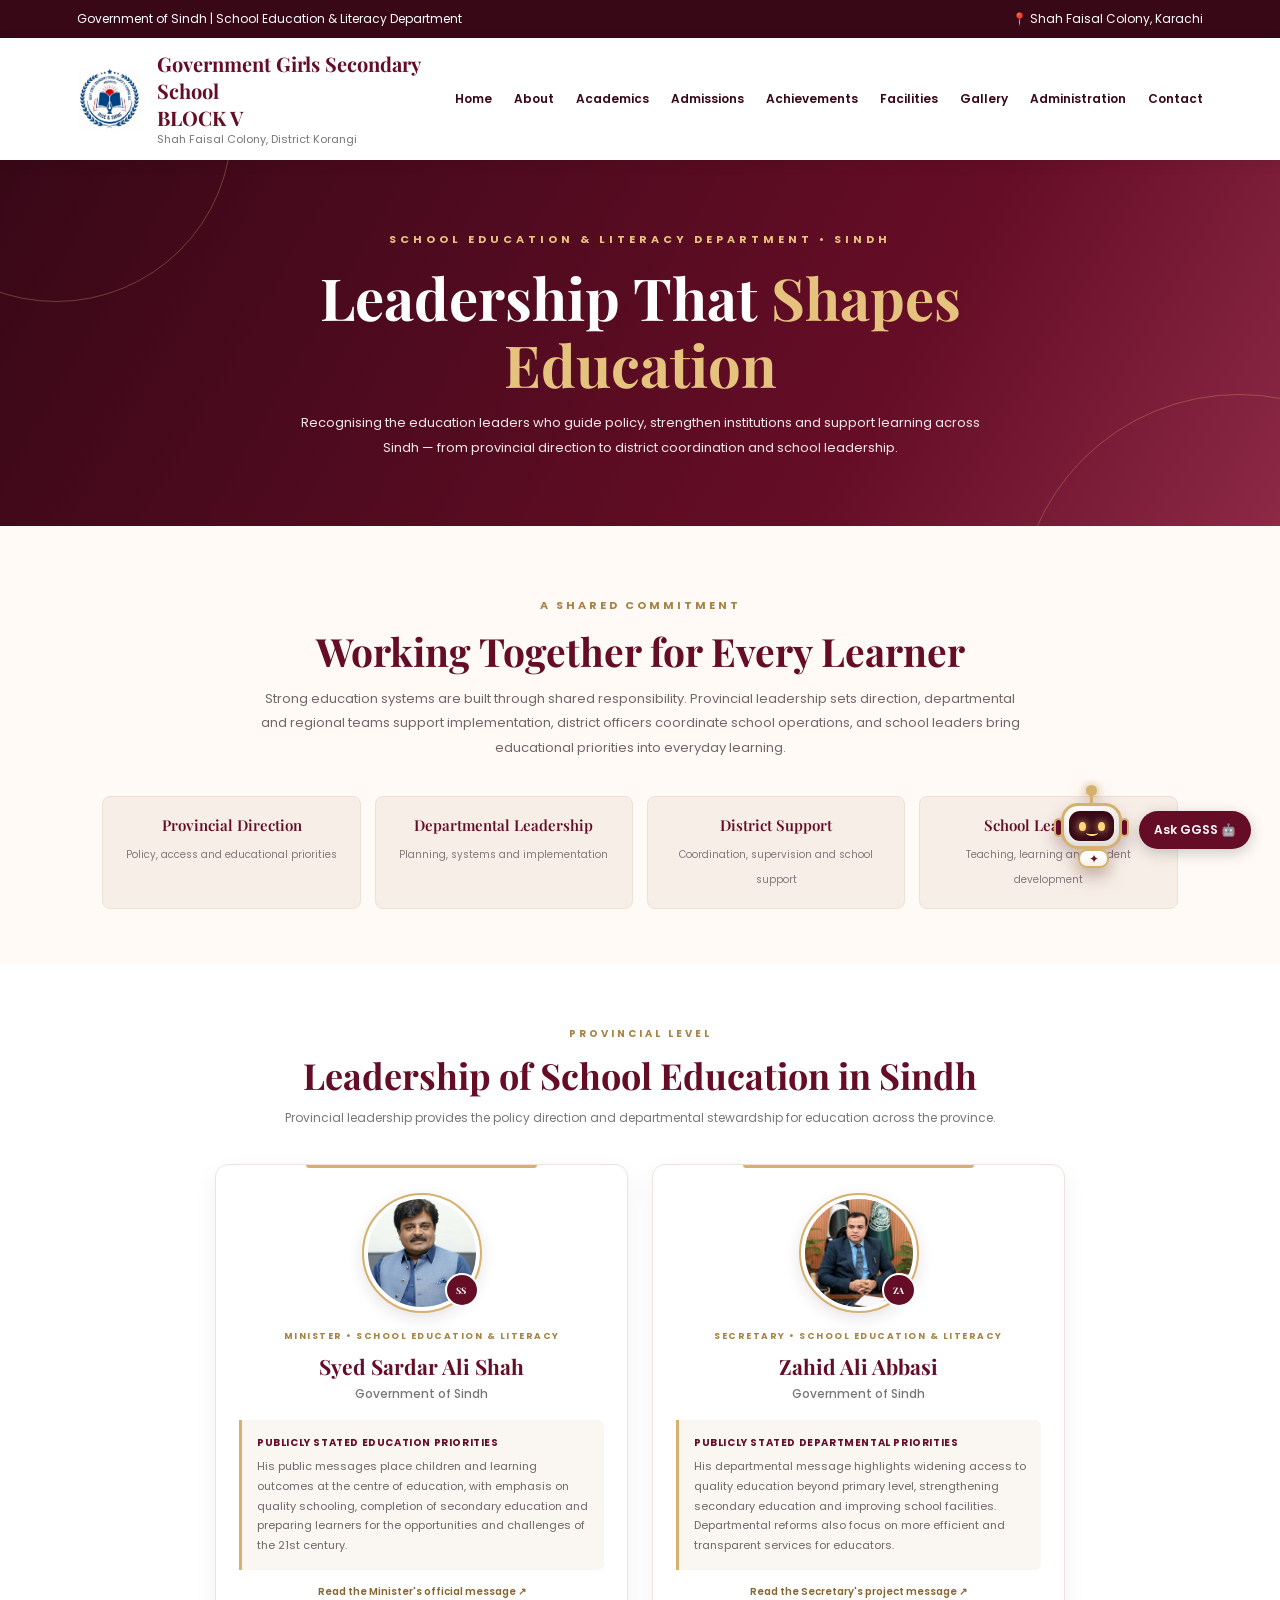
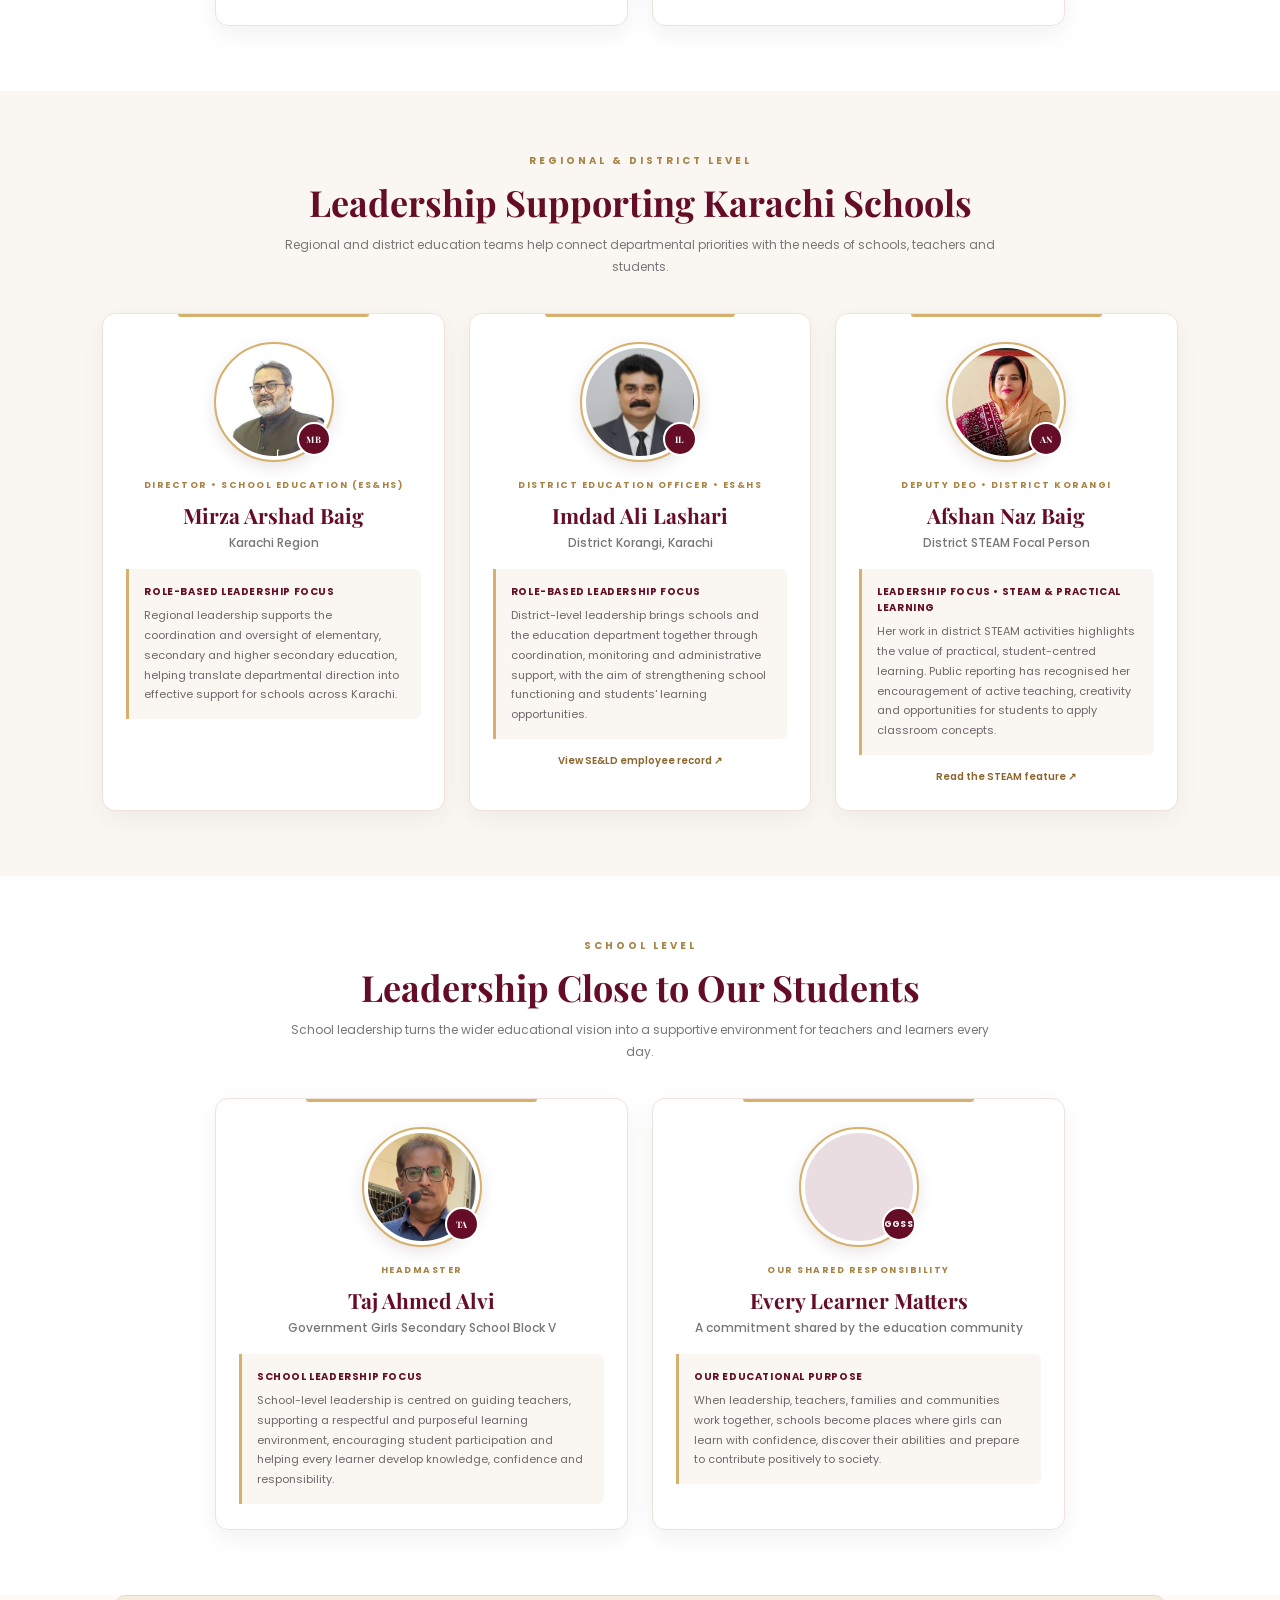
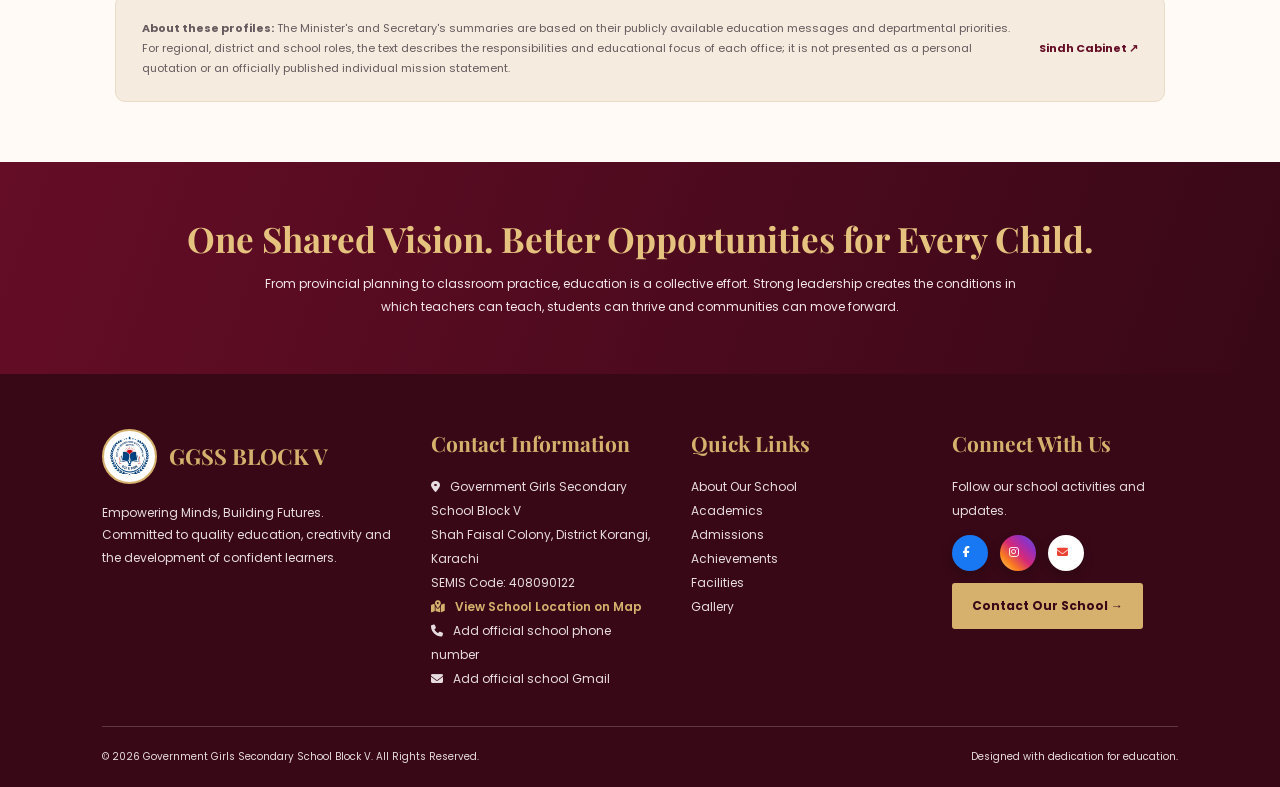
<file: administration.html>
<!DOCTYPE html>
<html lang="en">
<head>
<meta charset="UTF-8">
<meta name="viewport" content="width=device-width, initial-scale=1.0">
<title>Education Leadership | GGSS Block V</title>

<link rel="stylesheet" href="idex.css">

<!-- Font Awesome Icons -->
<link rel="stylesheet"
href="https://cdnjs.cloudflare.com/ajax/libs/font-awesome/6.5.2/css/all.min.css">

<link rel="preconnect" href="https://fonts.googleapis.com">
<link href="https://fonts.googleapis.com/css2?family=Playfair+Display:wght@600;700;800&family=Poppins:wght@300;400;500;600;700&display=swap" rel="stylesheet">

<style>

/* LEADERSHIP PAGE */

.leadership-page {
    background: #fffaf6;
    font-family: 'Poppins', sans-serif;
}

/* HERO BANNER */

.leadership-hero {
    position: relative;
    min-height: 330px;
    padding: 65px 8%;
    display: flex;
    align-items: center;
    justify-content: center;
    overflow: hidden;
    text-align: center;
    color: #fff;
    background: linear-gradient(120deg, #380817, #650d26 68%, #8c2946);
}

.leadership-hero::before,
.leadership-hero::after {
    content: "";
    position: absolute;
    border: 1px solid rgba(213,177,109,.32);
    border-radius: 50%;
    pointer-events: none;
}

.leadership-hero::before {
    width: 350px;
    height: 350px;
    left: -120px;
    top: -210px;
}

.leadership-hero::after {
    width: 440px;
    height: 440px;
    right: -180px;
    bottom: -310px;
}

.leadership-hero-content {
    position: relative;
    z-index: 1;
    max-width: 800px;
}

.leadership-hero .eyebrow {
    color: #e6c27f;
    font-size: 11px;
    font-weight: 700;
    letter-spacing: 4px;
}

.leadership-hero h2 {
    font-family: 'Playfair Display', serif;
    font-size: clamp(37px, 5vw, 58px);
    line-height: 1.15;
    margin: 14px 0;
}

.leadership-hero h2 span {
    color: #e6c27f;
}

.leadership-hero p {
    max-width: 690px;
    margin: auto;
    color: #f3e9ec;
    font-size: 13px;
    line-height: 1.9;
}

/* LEADERSHIP INTRO */

.leadership-intro {
    padding: 65px 8% 35px;
    text-align: center;
}

.leadership-intro .section-tag {
    color: #a78345;
    font-size: 11px;
    font-weight: 700;
    letter-spacing: 3px;
}

.leadership-intro h2 {
    color: #650d26;
    font: 700 clamp(28px, 4vw, 39px)/1.2 'Playfair Display', serif;
    margin: 12px 0;
}

.leadership-intro p {
    max-width: 760px;
    margin: 0 auto;
    color: #70666a;
    font-size: 13px;
    line-height: 1.9;
}

/* LEADERSHIP PILLARS */

.leadership-pillars {
    display: grid;
    grid-template-columns: repeat(4, 1fr);
    gap: 14px;
    padding: 0 8% 55px;
}

.pillar {
    text-align: center;
    padding: 18px 12px;
    background: #f7eee7;
    border: 1px solid #eee0d6;
    border-radius: 8px;
}

.pillar strong {
    display: block;
    color: #650d26;
    font: 600 15px 'Playfair Display', serif;
    margin-bottom: 5px;
}

.pillar span {
    color: #84787b;
    font-size: 10px;
    line-height: 1.6;
}

/* LEADERSHIP GROUPS */

.leadership-group {
    padding: 55px 8% 65px;
}

.leadership-group.provincial {
    background: #fff;
}

.leadership-group.regional {
    background: #faf7f2;
}

.leadership-group.school-level {
    background: #fff;
}

.group-heading {
    max-width: 720px;
    text-align: center;
    margin: 0 auto 36px;
}

.group-heading span {
    color: #a78345;
    font-size: 10px;
    font-weight: 700;
    letter-spacing: 3px;
}

.group-heading h2 {
    color: #650d26;
    font: 700 clamp(27px, 3.5vw, 36px)/1.2 'Playfair Display', serif;
    margin: 10px 0;
}

.group-heading p {
    color: #777;
    font-size: 12px;
    line-height: 1.8;
    margin: 0;
}

/* LEADER CARDS */

.leaders-grid {
    display: grid;
    grid-template-columns: repeat(3, minmax(0, 1fr));
    gap: 24px;
}

.leaders-grid.two {
    grid-template-columns: repeat(2, minmax(0, 1fr));
    max-width: 850px;
    margin: auto;
}

.leader-card {
    position: relative;
    min-width: 0;
    padding: 30px 23px 25px;
    text-align: center;
    background: #fff;
    border: 1px solid #eee2dc;
    border-radius: 13px;
    box-shadow: 0 8px 24px rgba(56,8,23,.06);
    transition: transform .3s ease, box-shadow .3s ease;
    animation: leaderAppear .65s both;
}

.leader-card:nth-child(2) {
    animation-delay: .08s;
}

.leader-card:nth-child(3) {
    animation-delay: .16s;
}

@keyframes leaderAppear {
    from {
        opacity: 0;
        transform: translateY(18px);
    }
    to {
        opacity: 1;
        transform: translateY(0);
    }
}

.leader-card:hover {
    transform: translateY(-7px);
    box-shadow: 0 16px 34px rgba(56,8,23,.12);
}

.leader-card::before {
    content: "";
    position: absolute;
    top: 0;
    left: 22%;
    width: 56%;
    height: 3px;
    background: #d5b16d;
    border-radius: 0 0 5px 5px;
}

/* LEADER PHOTOS */

.leader-photo {
    position: relative;
    width: 116px;
    height: 116px;
    margin: 0 auto 18px;
    border-radius: 50%;
    border: 4px solid #fff;
    outline: 2px solid #d5b16d;
    background-color: #eadde1;
    background-position: center;
    background-size: cover;
    box-shadow: 0 5px 18px rgba(56,8,23,.14);
}

.avatar-initials {
    position: absolute;
    right: -3px;
    bottom: 0;
    width: 34px;
    height: 34px;
    display: grid;
    place-items: center;
    border: 2px solid #fff;
    border-radius: 50%;
    background: #650d26;
    color: #fff;
    font-size: 9px;
    font-weight: 700;
    letter-spacing: .3px;
}

.leader-role {
    display: inline-block;
    margin-bottom: 9px;
    color: #a78345;
    font-size: 9px;
    line-height: 1.6;
    font-weight: 700;
    letter-spacing: 1.5px;
    text-transform: uppercase;
}

.leader-card h3 {
    color: #650d26;
    font: 700 21px/1.3 'Playfair Display', serif;
    margin: 0 0 5px;
}

.leader-designation {
    color: #8b7c80;
    font-size: 11px;
    font-weight: 500;
    margin: 0 0 17px;
}

.leader-focus {
    padding: 15px 15px 14px;
    text-align: left;
    background: #faf7f2;
    border-left: 3px solid #d5b16d;
    border-radius: 0 6px 6px 0;
}

.leader-focus strong {
    display: block;
    color: #650d26;
    font-size: 10px;
    letter-spacing: .6px;
    margin-bottom: 6px;
}

.leader-focus p {
    color: #70666a;
    font-size: 11px;
    line-height: 1.8;
    margin: 0;
}

.leader-source {
    display: inline-block;
    margin-top: 14px;
    color: #8a662e;
    font-size: 10px;
    font-weight: 600;
    text-decoration: none;
}

.leader-source:hover {
    color: #650d26;
    text-decoration: underline;
}

/* TRANSPARENCY NOTE */

.leadership-note {
    max-width: 1050px;
    margin: 0 auto 60px;
    padding: 23px 26px;
    display: flex;
    align-items: center;
    justify-content: space-between;
    gap: 20px;
    background: #f5ecdf;
    border: 1px solid #eadbc8;
    border-radius: 10px;
}

.leadership-note p {
    color: #655a5d;
    font-size: 11px;
    line-height: 1.8;
    margin: 0;
}

.leadership-note a {
    flex-shrink: 0;
    color: #650d26;
    font-size: 11px;
    font-weight: 700;
    text-decoration: none;
}

.leadership-note a:hover {
    color: #a78345;
}

/* SHARED PURPOSE BANNER */

.leadership-message {
    padding: 55px 8%;
    text-align: center;
    color: #fff;
    background: linear-gradient(110deg, #650d26, #380817);
}

.leadership-message h2 {
    color: #e6c27f;
    font: 700 clamp(26px, 3.5vw, 35px)/1.25 'Playfair Display', serif;
    margin: 0 0 12px;
}

.leadership-message p {
    max-width: 760px;
    margin: auto;
    color: #f2e5e9;
    font-size: 12px;
    line-height: 1.9;
}

/* =====================================
   COMMON FOOTER - SAME AS HOME AND ABOUT
===================================== */

.site-footer {
    display: block;
    width: 100%;
    margin: 0;
    box-sizing: border-box;
    background: #380817;
    color: white;
    padding: 55px 8% 20px;
}

.site-footer,
.site-footer * {
    box-sizing: border-box;
}

.site-footer-grid {
    display: grid;
    grid-template-columns: 1.3fr 1fr 1fr 1fr;
    gap: 35px;
    padding-bottom: 35px;
}

.site-footer-grid > div {
    min-width: 0;
}

.site-footer h3 {
    color: #d5b16d;
    font-family: 'Playfair Display', serif;
    font-size: 21px;
    margin: 0 0 18px;
}

.site-footer p,
.site-footer a {
    color: #e7dce0;
    font-size: 12px;
    line-height: 2;
}

.site-footer p {
    margin: 0;
}

.site-footer a {
    text-decoration: none;
    overflow-wrap: anywhere;
}

.site-footer a:hover {
    color: #d5b16d;
}

/* SCHOOL LOGO AND NAME */

.footer-logo-row {
    display: flex;
    align-items: center;
    gap: 15px;
    margin-bottom: 18px;
}

.footer-logo-row img {
    width: 70px;
    height: 70px;
    flex-shrink: 0;
    object-fit: contain;
    background: white;
    padding: 5px;
    border: 2px solid #d5b16d;
    border-radius: 50%;
}

.footer-school-name {
    font-family: 'Playfair Display', serif;
    color: #d5b16d;
    font-size: 24px;
    line-height: 1.3;
    margin: 0;
}

/* FOOTER CONTACT BUTTON */

.footer-contact-btn {
    display: inline-block;
    background: #d5b16d;
    color: #380817 !important;
    padding: 11px 20px;
    margin-top: 12px;
    border-radius: 3px;
    font-weight: 700;
    transition: .3s;
}

.footer-contact-btn:hover {
    background: white;
}

/* SOCIAL MEDIA ICONS */

.footer-socials {
    display: flex;
    gap: 12px;
    margin-top: 15px;
}

.footer-socials a {
    width: 36px;
    height: 36px;
    border: none !important;
    border-radius: 50%;
    display: flex;
    align-items: center;
    justify-content: center;
    font-size: 16px;
    transition: .3s;
}

.footer-socials .facebook-icon {
    background: #1877F2;
    color: white !important;
}

.footer-socials .instagram-icon {
    background: linear-gradient(
        45deg,
        #feda75,
        #fa7e1e,
        #d62976,
        #962fbf,
        #4f5bd5
    );
    color: white !important;
}

.footer-socials .gmail-icon {
    background: white;
    color: #EA4335 !important;
}

.footer-socials a:hover {
    transform: translateY(-4px);
}

.footer-map-link {
    color: #d5b16d !important;
    font-weight: 600;
}

.site-footer i {
    margin-right: 7px;
}

/* FOOTER COPYRIGHT */

.site-footer-bottom {
    border-top: 1px solid #ffffff30;
    padding-top: 20px;
    display: flex;
    justify-content: space-between;
    align-items: center;
    gap: 15px;
    flex-wrap: wrap;
    color: #d6c5cb;
    font-size: 10px;
    line-height: 2;
}

.site-footer-bottom p {
    font-size: 10px;
}

/* BACK TO TOP */

#backToTop {
    position: fixed;
    bottom: 25px;
    right: 25px;
    width: 43px;
    height: 43px;
    border: none;
    border-radius: 50%;
    background: #d5b16d;
    color: #380817;
    font-size: 22px;
    cursor: pointer;
    display: none;
    z-index: 999;
}

/* RESPONSIVE */

@media(max-width: 950px) {
    .leaders-grid {
        grid-template-columns: repeat(2, minmax(0, 1fr));
    }

    .site-footer-grid {
        grid-template-columns: repeat(2, 1fr);
    }

    .leadership-pillars {
        grid-template-columns: repeat(2, 1fr);
    }
}

@media(max-width: 650px) {
    .leadership-hero {
        min-height: 285px;
        padding: 50px 7%;
    }

    .leadership-group {
        padding: 48px 6%;
    }

    .leaders-grid,
    .leaders-grid.two {
        grid-template-columns: 1fr;
        max-width: 440px;
        margin: 0 auto;
    }

    .leadership-intro {
        padding: 50px 6% 30px;
    }

    .leadership-pillars {
        padding: 0 6% 42px;
    }

    .leadership-note {
        margin: 0 6% 45px;
        display: block;
    }

    .leadership-note a {
        display: inline-block;
        margin-top: 10px;
    }
}

@media(max-width: 520px) {
    .site-footer {
        padding: 45px 7% 20px;
    }

    .site-footer-grid {
        grid-template-columns: 1fr;
        gap: 28px;
    }

    .footer-logo-row {
        justify-content: flex-start;
    }

    .site-footer-bottom {
        flex-direction: column;
        text-align: center;
    }
}

@media(prefers-reduced-motion: reduce) {
    *, *::before, *::after {
        animation-duration: .01ms !important;
        animation-iteration-count: 1 !important;
        transition-duration: .01ms !important;
    }
}

</style>
</head>

<body class="leadership-page">

<!-- TOPBAR -->

<div class="topbar">
    <div>Government of Sindh | School Education &amp; Literacy Department</div>
    <div>📍 Shah Faisal Colony, Karachi</div>
</div>

<!-- HEADER -->

<header class="header">

    <div class="brand">
        <img src="logo.jpeg" class="logo" alt="School Monogram">

        <div>
            <h1>Government Girls Secondary School<br>BLOCK V</h1>
            <p>Shah Faisal Colony, District Korangi</p>
        </div>
    </div>

    <button class="menu-toggle" id="menuToggle" aria-label="Open navigation">☰</button>

    <nav id="navbar">
        <a href="index.html">Home</a>
        <a href="about.html">About</a>
        <a href="academics.html">Academics</a>
        <a href="admission.html">Admissions</a>
        <a href="achievements.html">Achievements</a>
        <a href="facilities.html">Facilities</a>
        <a href="gallery.html">Gallery</a>
        <a href="administration.html" class="active">Administration</a>
        <a href="contact.html">Contact</a>
    </nav>

</header>

<!-- HERO -->

<section class="leadership-hero">

    <div class="leadership-hero-content">

        <span class="eyebrow">
            SCHOOL EDUCATION &amp; LITERACY DEPARTMENT • SINDH
        </span>

        <h2>Leadership That <span>Shapes Education</span></h2>

        <p>
            Recognising the education leaders who guide policy,
            strengthen institutions and support learning across Sindh —
            from provincial direction to district coordination and
            school leadership.
        </p>

    </div>

</section>

<!-- INTRODUCTION -->

<section class="leadership-intro">

    <span class="section-tag">A SHARED COMMITMENT</span>

    <h2>Working Together for Every Learner</h2>

    <p>
        Strong education systems are built through shared responsibility.
        Provincial leadership sets direction, departmental and regional
        teams support implementation, district officers coordinate school
        operations, and school leaders bring educational priorities into
        everyday learning.
    </p>

</section>

<!-- LEADERSHIP PILLARS -->

<div class="leadership-pillars">

    <div class="pillar">
        <strong>Provincial Direction</strong>
        <span>Policy, access and educational priorities</span>
    </div>

    <div class="pillar">
        <strong>Departmental Leadership</strong>
        <span>Planning, systems and implementation</span>
    </div>

    <div class="pillar">
        <strong>District Support</strong>
        <span>Coordination, supervision and school support</span>
    </div>

    <div class="pillar">
        <strong>School Leadership</strong>
        <span>Teaching, learning and student development</span>
    </div>

</div>

<!-- PROVINCIAL LEADERSHIP -->

<section class="leadership-group provincial">

    <div class="group-heading">

        <span>PROVINCIAL LEVEL</span>

        <h2>Leadership of School Education in Sindh</h2>

        <p>
            Provincial leadership provides the policy direction and
            departmental stewardship for education across the province.
        </p>

    </div>

    <div class="leaders-grid two">

        <!-- EDUCATION MINISTER -->

        <article class="leader-card">

            <div class="leader-photo leader-avatar3" role="img" aria-label="Portrait of Syed Sardar Ali Shah">
                <span class="avatar-initials">SS</span>
            </div>

            <span class="leader-role">
                MINISTER • SCHOOL EDUCATION &amp; LITERACY
            </span>

            <h3>Syed Sardar Ali Shah</h3>

            <p class="leader-designation">Government of Sindh</p>

            <div class="leader-focus">
                <strong>PUBLICLY STATED EDUCATION PRIORITIES</strong>

                <p>
                    His public messages place children and learning
                    outcomes at the centre of education, with emphasis
                    on quality schooling, completion of secondary
                    education and preparing learners for the
                    opportunities and challenges of the 21st century.
                </p>
            </div>

            <a class="leader-source"
               href="https://eportal.sindheducation.gov.pk/"
               target="_blank" rel="noopener">
                Read the Minister's official message ↗
            </a>

        </article>

        <!-- SECRETARY EDUCATION -->

        <article class="leader-card">

            <div class="leader-photo leader-avatar4" role="img" aria-label="Portrait of Zahid Ali Abbasi">
                <span class="avatar-initials">ZA</span>
            </div>

            <span class="leader-role">
                SECRETARY • SCHOOL EDUCATION &amp; LITERACY
            </span>

            <h3>Zahid Ali Abbasi</h3>

            <p class="leader-designation">Government of Sindh</p>

            <div class="leader-focus">
                <strong>PUBLICLY STATED DEPARTMENTAL PRIORITIES</strong>

                <p>
                    His departmental message highlights widening access
                    to quality education beyond primary level,
                    strengthening secondary education and improving
                    school facilities. Departmental reforms also focus
                    on more efficient and transparent services for educators.
                </p>
            </div>

            <a class="leader-source"
               href="https://www.sseip.gos.pk/"
               target="_blank" rel="noopener">
                Read the Secretary's project message ↗
            </a>

        </article>

    </div>

</section>

<!-- KARACHI AND KORANGI LEADERSHIP -->

<section class="leadership-group regional">

    <div class="group-heading">

        <span>REGIONAL &amp; DISTRICT LEVEL</span>

        <h2>Leadership Supporting Karachi Schools</h2>

        <p>
            Regional and district education teams help connect
            departmental priorities with the needs of schools,
            teachers and students.
        </p>

    </div>

    <div class="leaders-grid">

        <!-- DIRECTOR SCHOOL EDUCATION -->

        <article class="leader-card">

            <div class="leader-photo leader-avatar5" role="img" aria-label="Portrait of Mirza Arshad Baig">
                <span class="avatar-initials">MB</span>
            </div>

            <span class="leader-role">
                DIRECTOR • SCHOOL EDUCATION (ES&amp;HS)
            </span>

            <h3>Mirza Arshad Baig</h3>

            <p class="leader-designation">Karachi Region</p>

            <div class="leader-focus">
                <strong>ROLE-BASED LEADERSHIP FOCUS</strong>

                <p>
                    Regional leadership supports the coordination and
                    oversight of elementary, secondary and higher
                    secondary education, helping translate departmental
                    direction into effective support for schools across Karachi.
                </p>
            </div>

        </article>

        <!-- DISTRICT EDUCATION OFFICER -->

        <article class="leader-card">

            <div class="leader-photo leader-avatar2" role="img" aria-label="Portrait of Imdad Ali Lashari">
                <span class="avatar-initials">IL</span>
            </div>

            <span class="leader-role">
                DISTRICT EDUCATION OFFICER • ES&amp;HS
            </span>

            <h3>Imdad Ali Lashari</h3>

            <p class="leader-designation">District Korangi, Karachi</p>

            <div class="leader-focus">
                <strong>ROLE-BASED LEADERSHIP FOCUS</strong>

                <p>
                    District-level leadership brings schools and the
                    education department together through coordination,
                    monitoring and administrative support, with the aim
                    of strengthening school functioning and students'
                    learning opportunities.
                </p>
            </div>

            <a class="leader-source"
               href="https://checker.sindheducation.gov.pk/CheckBiometrics.aspx?mne=0&amp;semisid=701020650"
               target="_blank" rel="noopener">
                View SE&amp;LD employee record ↗
            </a>

        </article>

        <!-- DEPUTY DEO / STEAM FOCAL PERSON -->

        <article class="leader-card">

            <div class="leader-photo leader-avatar6" role="img" aria-label="Portrait of Afshan Naz Baig">
                <span class="avatar-initials">AN</span>
            </div>

            <span class="leader-role">
                DEPUTY DEO • DISTRICT KORANGI
            </span>

            <h3>Afshan Naz Baig</h3>

            <p class="leader-designation">District STEAM Focal Person</p>

            <div class="leader-focus">
                <strong>LEADERSHIP FOCUS • STEAM &amp; PRACTICAL LEARNING</strong>

                <p>
                    Her work in district STEAM activities highlights
                    the value of practical, student-centred learning.
                    Public reporting has recognised her encouragement
                    of active teaching, creativity and opportunities
                    for students to apply classroom concepts.
                </p>
            </div>

            <a class="leader-source"
               href="https://www.dawn.com/news/1883945"
               target="_blank" rel="noopener">
                Read the STEAM feature ↗
            </a>

        </article>

    </div>

</section>

<!-- SCHOOL LEVEL LEADERSHIP -->

<section class="leadership-group school-level">

    <div class="group-heading">

        <span>SCHOOL LEVEL</span>

        <h2>Leadership Close to Our Students</h2>

        <p>
            School leadership turns the wider educational vision into
            a supportive environment for teachers and learners every day.
        </p>

    </div>

    <div class="leaders-grid two">

        <!-- HEADMASTER -->

        <article class="leader-card">

            <div class="leader-photo leader-avatar1" role="img" aria-label="Portrait of Taj Ahmed Alvi">
                <span class="avatar-initials">TA</span>
            </div>

            <span class="leader-role">HEADMASTER</span>

            <h3>Taj Ahmed Alvi</h3>

            <p class="leader-designation">
                Government Girls Secondary School Block V
            </p>

            <div class="leader-focus">
                <strong>SCHOOL LEADERSHIP FOCUS</strong>

                <p>
                    School-level leadership is centred on guiding teachers,
                    supporting a respectful and purposeful learning
                    environment, encouraging student participation and
                    helping every learner develop knowledge, confidence
                    and responsibility.
                </p>
            </div>

        </article>

        <!-- SHARED EDUCATIONAL PURPOSE -->

        <div class="leader-card school-message-card">

            <div class="leader-photo school-symbol" role="img" aria-label="School monogram">
                <span class="avatar-initials">GGSS</span>
            </div>

            <span class="leader-role">OUR SHARED RESPONSIBILITY</span>

            <h3>Every Learner Matters</h3>

            <p class="leader-designation">
                A commitment shared by the education community
            </p>

            <div class="leader-focus">
                <strong>OUR EDUCATIONAL PURPOSE</strong>

                <p>
                    When leadership, teachers, families and communities
                    work together, schools become places where girls
                    can learn with confidence, discover their abilities
                    and prepare to contribute positively to society.
                </p>
            </div>

        </div>

    </div>

</section>

<!-- TRANSPARENCY NOTE AND OFFICIAL REFERENCES -->

<div class="leadership-note">

    <p>
        <strong>About these profiles:</strong>
        The Minister's and Secretary's summaries are based on their
        publicly available education messages and departmental
        priorities. For regional, district and school roles, the text
        describes the responsibilities and educational focus of each
        office; it is not presented as a personal quotation or an
        officially published individual mission statement.
    </p>

    <a href="https://www.sindh.gov.pk/sindh-cabinet"
       target="_blank" rel="noopener">
        Sindh Cabinet ↗
    </a>

</div>

<!-- SHARED PURPOSE BANNER -->

<section class="leadership-message">

    <h2>One Shared Vision. Better Opportunities for Every Child.</h2>

    <p>
        From provincial planning to classroom practice, education
        is a collective effort. Strong leadership creates the
        conditions in which teachers can teach, students can thrive
        and communities can move forward.
    </p>

</section>

<!-- =====================================
     COMMON FOOTER - SAME AS ALL PAGES
===================================== -->

<footer class="site-footer">

    <div class="site-footer-grid">

        <!-- SCHOOL BRAND AND LOGO -->

        <div class="footer-brand">

            <div class="footer-logo-row">
                <img src="logo.jpeg" alt="GGSS Block V Logo">
                <h2 class="footer-school-name">GGSS BLOCK V</h2>
            </div>

            <p>
                Empowering Minds, Building Futures.
                Committed to quality education, creativity
                and the development of confident learners.
            </p>

        </div>

        <!-- CONTACT INFORMATION -->

        <div>

            <h3>Contact Information</h3>

            <p>
                <i class="fa-solid fa-location-dot"></i>
                Government Girls Secondary School Block V
            </p>

            <p>Shah Faisal Colony, District Korangi, Karachi</p>

            <p>SEMIS Code: 408090122</p>

            <p>
                <a href="contact.html#school-location" class="footer-map-link">
                    <i class="fa-solid fa-map-location-dot"></i>
                    View School Location on Map
                </a>
            </p>

            <p>
                <i class="fa-solid fa-phone"></i>
                Add official school phone number
            </p>

            <p>
                <i class="fa-solid fa-envelope"></i>
                <a href="mailto:YOUR_EMAIL@gmail.com">
                    Add official school Gmail
                </a>
            </p>

        </div>

        <!-- QUICK LINKS -->

        <div>

            <h3>Quick Links</h3>

            <p><a href="about.html">About Our School</a></p>
            <p><a href="academics.html">Academics</a></p>
            <p><a href="admission.html">Admissions</a></p>
            <p><a href="achievements.html">Achievements</a></p>
            <p><a href="facilities.html">Facilities</a></p>
            <p><a href="gallery.html">Gallery</a></p>

        </div>

        <!-- SOCIAL MEDIA -->

        <div>

            <h3>Connect With Us</h3>

            <p>Follow our school activities and updates.</p>

            <div class="footer-socials">

                <a href="https://web.facebook.com/profile.php?id=100063835883192&rdid=H8bXUPS66MkSFr5E&share_url=https%3A%2F%2Fweb.facebook.com%2Fshare%2F1FGbXVndL4%2F%3F_rdc%3D1%26_rdr#"
                   target="_blank"
                   rel="noopener noreferrer"
                   class="facebook-icon"
                   title="Facebook"
                   aria-label="Facebook">

                    <i class="fa-brands fa-facebook-f"></i>

                </a>

                <a href="https://www.instagram.com/ggss_block_5?psln=MmVzMzhja2w1dHlr"
                   target="_blank"
                   rel="noopener noreferrer"
                   class="instagram-icon"
                   title="Instagram"
                   aria-label="Instagram">

                    <i class="fa-brands fa-instagram"></i>

                </a>

                <a href="mailto:YOUR_EMAIL@gmail.com"
                   class="gmail-icon"
                   title="Gmail"
                   aria-label="Gmail">

                    <i class="fa-solid fa-envelope"></i>

                </a>

            </div>

            <a href="contact.html" class="footer-contact-btn">
                Contact Our School →
            </a>

        </div>

    </div>

    <!-- FOOTER COPYRIGHT -->

    <div class="site-footer-bottom">

        <p>
            © <span class="year"></span>
            Government Girls Secondary School Block V.
            All Rights Reserved.
        </p>

        <p>Designed with dedication for education.</p>

    </div>

</footer>

<!-- BACK TO TOP -->

<button id="backToTop" aria-label="Back to top">↑</button>

<!-- SHARED JAVASCRIPT -->

<script src="learn.js" defer></script>

<script>

/* COPYRIGHT YEAR */

document.querySelectorAll(".year").forEach(function(element) {
    element.textContent = new Date().getFullYear();
});

/* BACK TO TOP */

const backToTop = document.getElementById("backToTop");

window.addEventListener("scroll", function() {
    backToTop.style.display =
        window.scrollY > 350 ? "block" : "none";
});

backToTop.addEventListener("click", function() {
    window.scrollTo({
        top: 0,
        behavior: "smooth"
    });
});

</script>

</body>
</html>
</file>
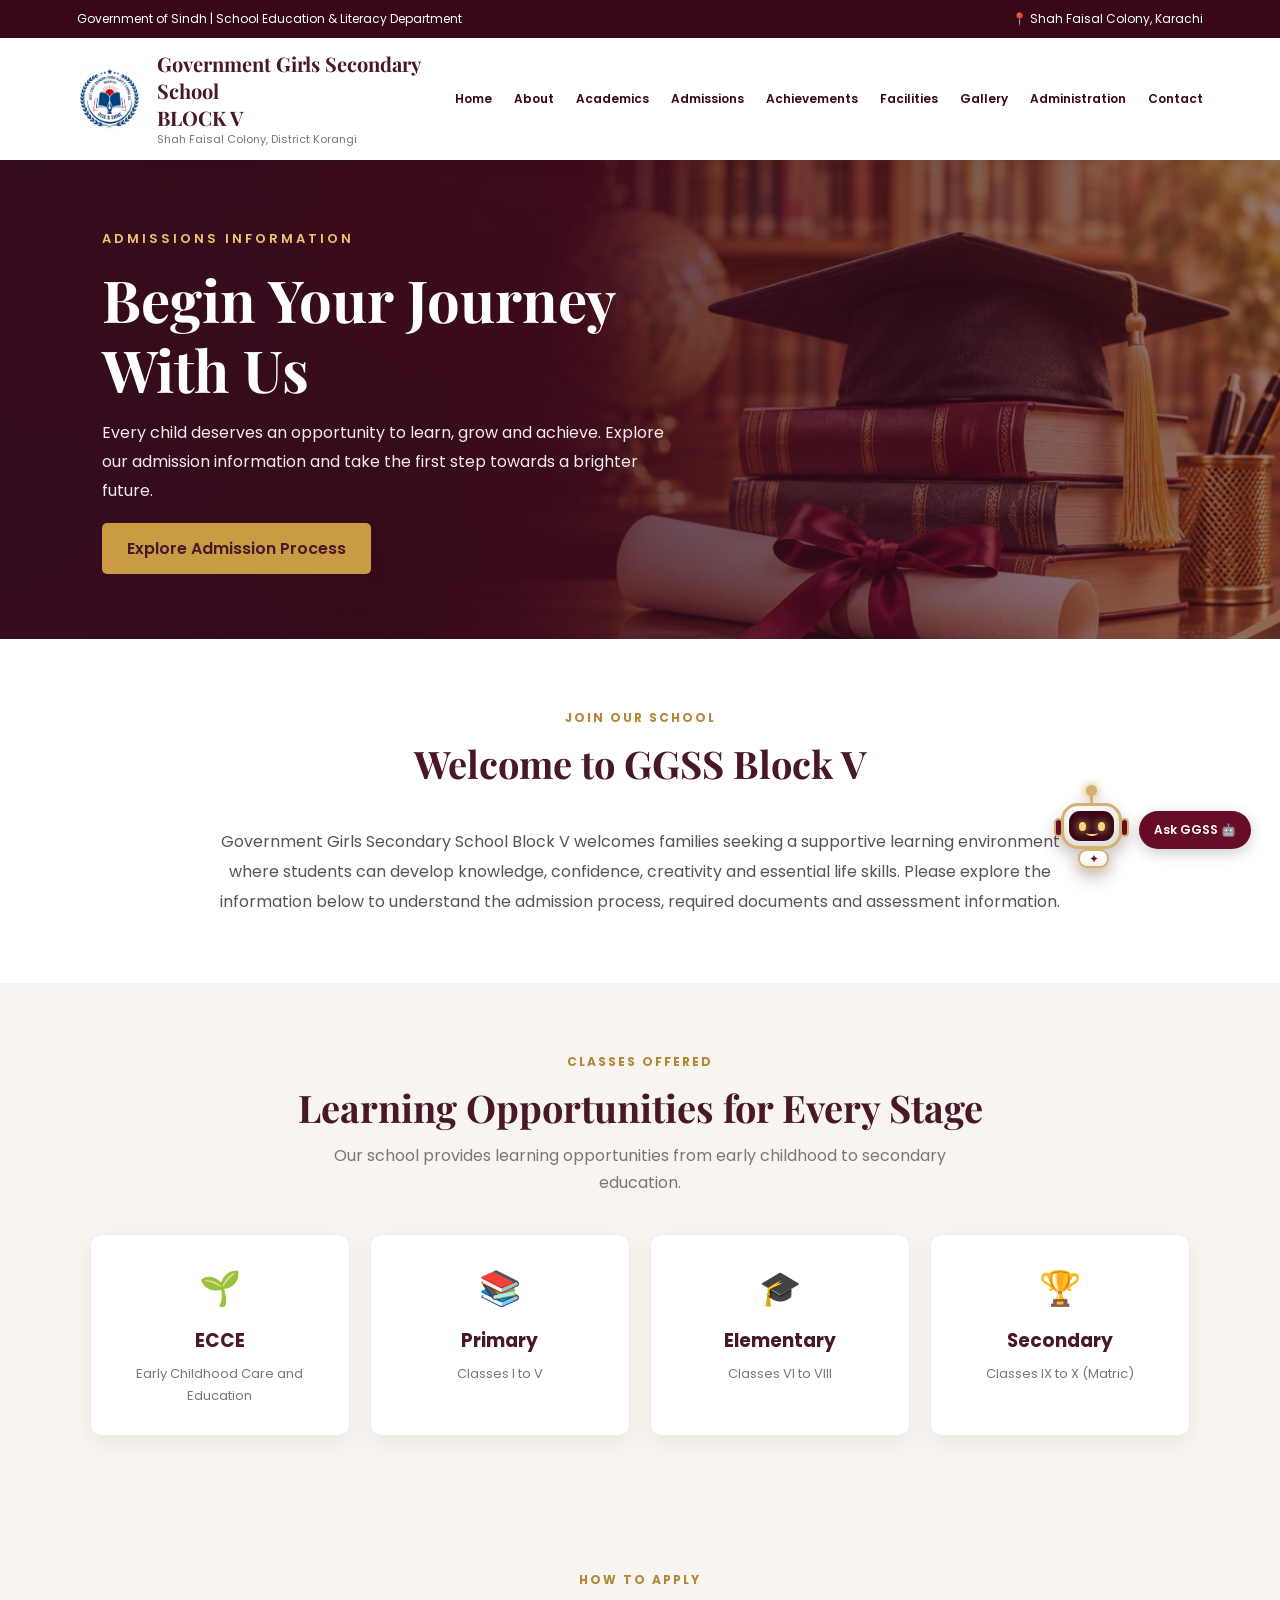
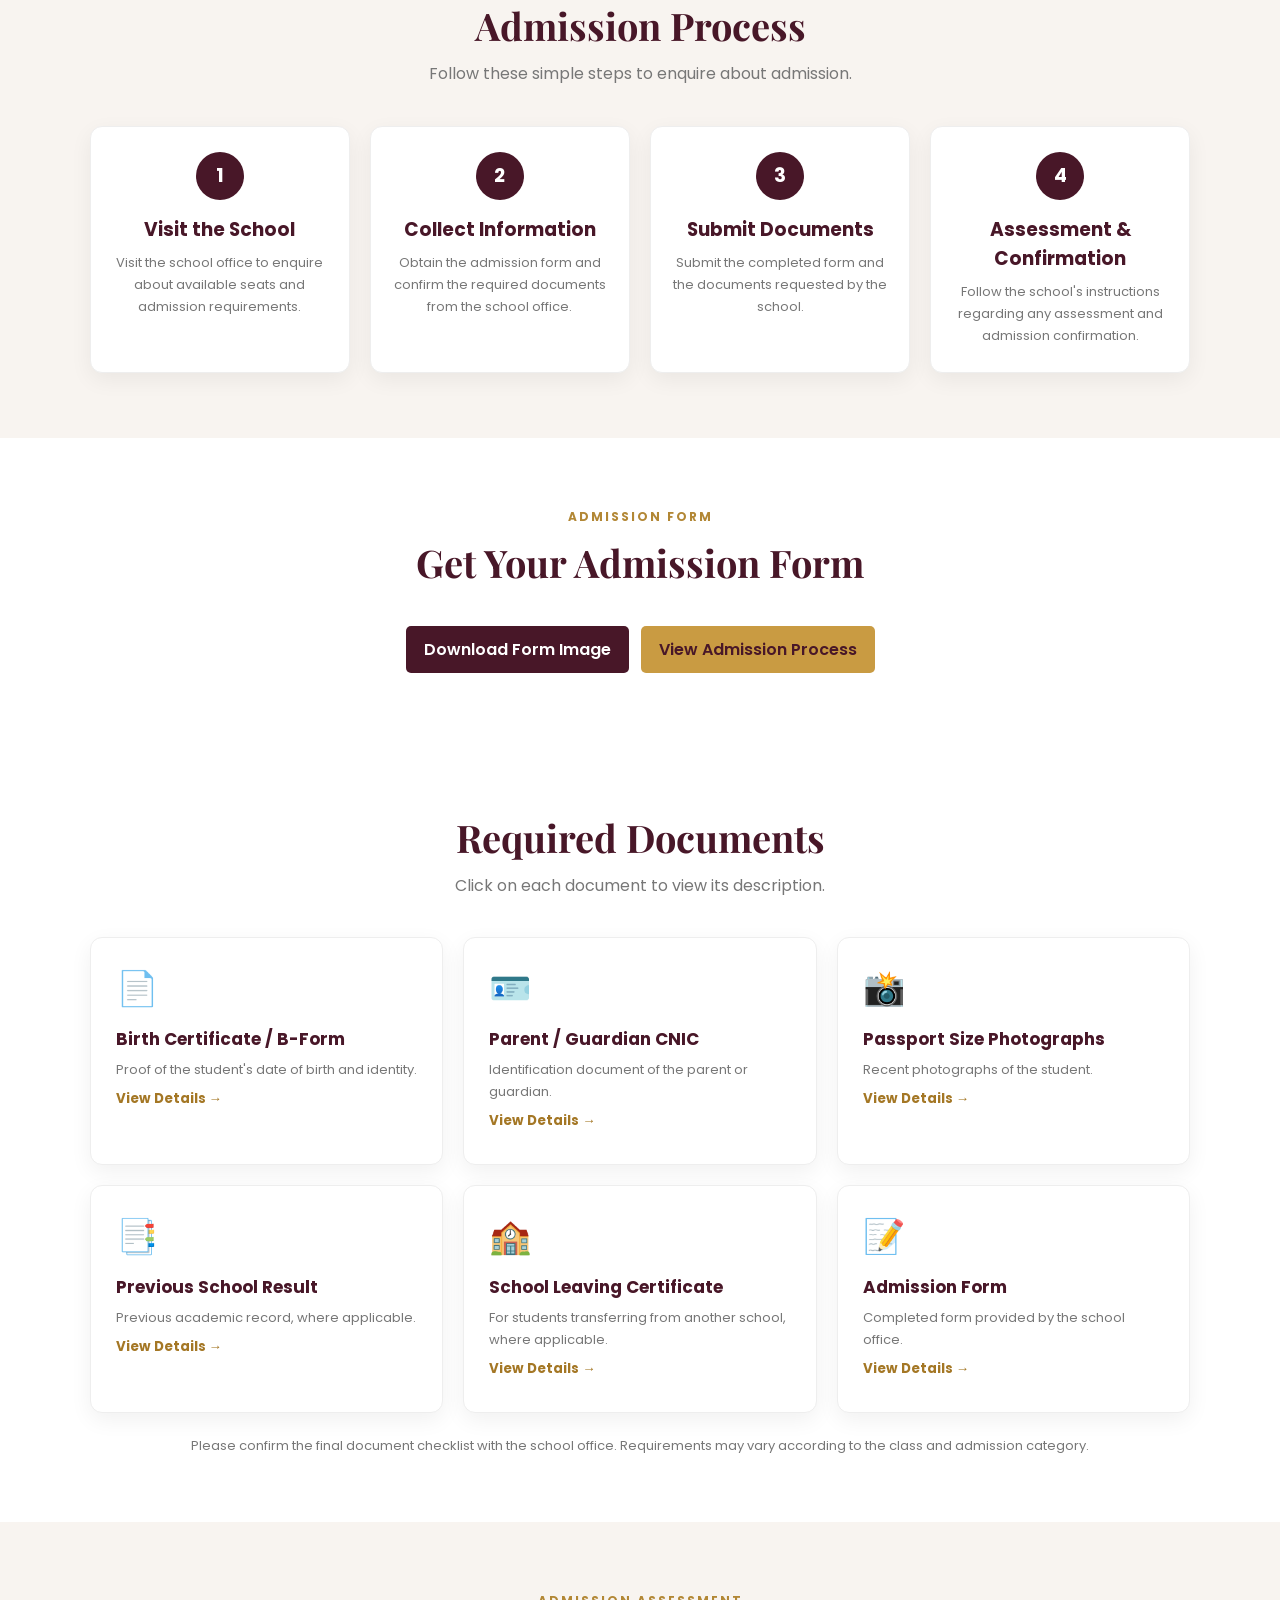
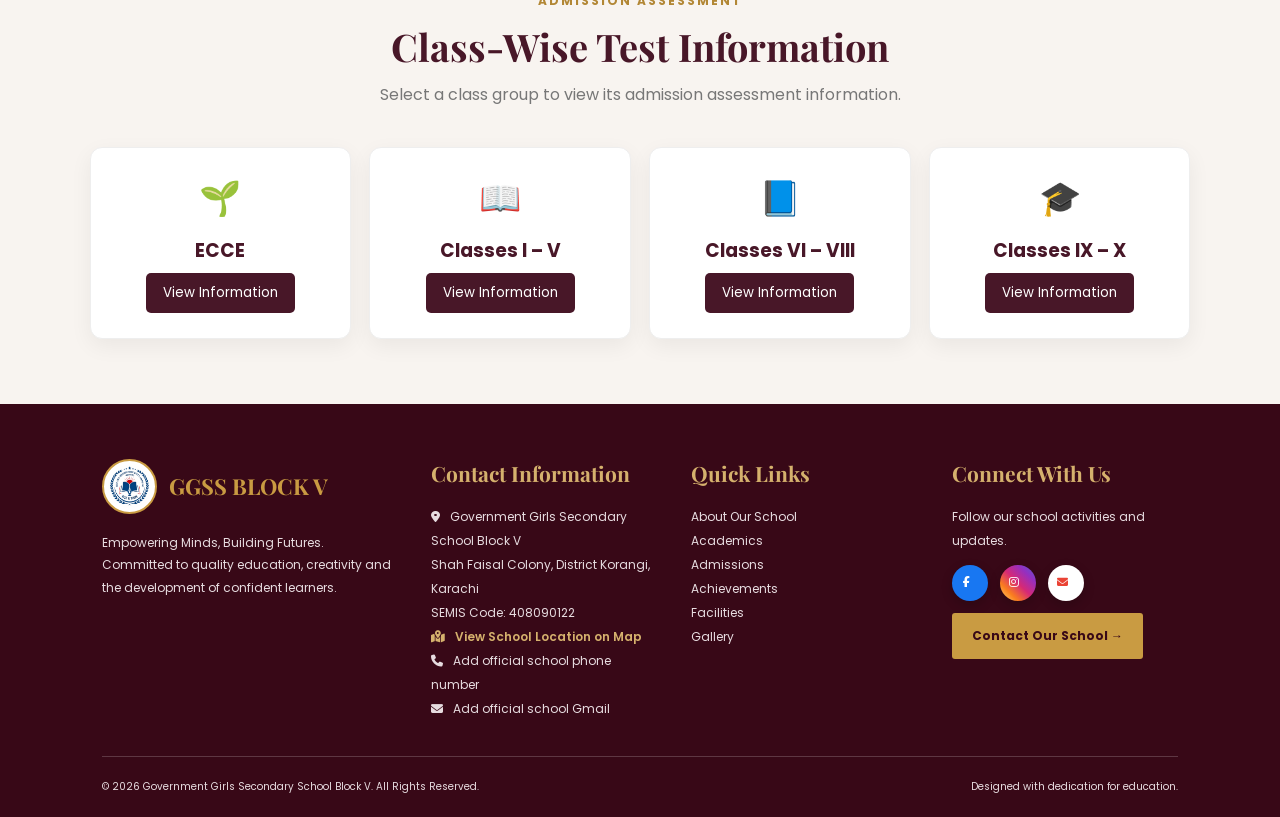
<file: admission.html>
<!DOCTYPE html>
<html lang="en">
<head>
<meta charset="UTF-8">
<meta name="viewport" content="width=device-width, initial-scale=1.0">
<title>Admissions | GGSS Block V</title>

<link rel="stylesheet" href="idex.css">

<link rel="stylesheet"
href="https://cdnjs.cloudflare.com/ajax/libs/font-awesome/6.5.2/css/all.min.css">

<link href="https://fonts.googleapis.com/css2?family=Playfair+Display:wght@600;700&family=Poppins:wght@300;400;500;600;700&display=swap" rel="stylesheet">

<style>
* {
    box-sizing: border-box;
}

:root {
    --maroon: #481728;
    --gold: #c99b42;
    --cream: #fffaf2;
    --light: #f8f4f0;
}

body {
    margin: 0;
    font-family: 'Poppins', sans-serif;
    color: #333;
    overflow-x: hidden;
    background: white;
}

/* HERO */

.admission-hero {
    min-height: 390px;
    display: flex;
    align-items: center;
    padding: 65px 8%;
    color: white;
    background:
        linear-gradient(90deg, rgba(54,13,31,.94), rgba(54,13,31,.55)),
        url("addmission-banner.jpeg") center/cover no-repeat;
}

.admission-hero-content {
    max-width: 700px;
    animation: admissionFade 1s ease;
}

.small-title {
    color: #f0c66e;
    letter-spacing: 3px;
    font-size: 13px;
    font-weight: 600;
}

.admission-hero h2 {
    font-family: 'Playfair Display', serif;
    font-size: clamp(36px,5vw,58px);
    line-height: 1.2;
    margin: 15px 0;
    color: white;
}

.admission-hero p {
    max-width: 590px;
    line-height: 1.8;
    color: #f5eaf0;
}

.admission-btn {
    display: inline-block;
    background: var(--gold);
    color: var(--maroon);
    padding: 13px 25px;
    border-radius: 5px;
    text-decoration: none;
    font-weight: 600;
    margin-top: 17px;
    transition: .3s;
}

.admission-btn:hover {
    background: white;
    transform: translateY(-3px);
}

/* COMMON SECTIONS */

.adm-section {
    padding: 65px 7%;
}

.adm-heading {
    text-align: center;
    margin-bottom: 38px;
}

.adm-heading span {
    color: #b28735;
    font-size: 12px;
    font-weight: 700;
    letter-spacing: 2px;
}

.adm-heading h2 {
    font-family: 'Playfair Display', serif;
    color: var(--maroon);
    font-size: clamp(28px,4vw,38px);
    margin: 9px 0;
}

.adm-heading p {
    color: #777;
    max-width: 650px;
    margin: auto;
    line-height: 1.7;
}

.adm-intro {
    text-align: center;
    max-width: 850px;
    margin: auto;
    line-height: 1.9;
    color: #555;
}

/* CLASSES */

.class-grid,
.steps-grid {
    display: grid;
    grid-template-columns: repeat(4,1fr);
    gap: 20px;
    margin-top: 35px;
}

.class-card,
.step-card,
.document-card,
.syllabus-card {
    background: white;
    border: 1px solid #eee;
    border-radius: 12px;
    box-shadow: 0 7px 22px rgba(0,0,0,.06);
    transition: .3s;
}

.class-card {
    padding: 28px 18px;
    text-align: center;
}

.class-card:hover,
.step-card:hover,
.document-card:hover,
.syllabus-card:hover {
    transform: translateY(-6px);
    border-color: var(--gold);
}

.class-icon,
.doc-icon {
    font-size: 34px;
    margin-bottom: 12px;
}

.class-card h3,
.step-card h3,
.document-card h3,
.syllabus-card h3 {
    color: var(--maroon);
    margin: 8px 0;
}

.class-card p,
.step-card p,
.document-card p {
    font-size: 13px;
    color: #777;
    line-height: 1.7;
}

/* ADMISSION PROCESS */

.steps-section,
.syllabus-section {
    background: var(--light);
}

.step-card {
    text-align: center;
    padding: 25px 20px;
}

.step-number {
    width: 48px;
    height: 48px;
    border-radius: 50%;
    background: var(--maroon);
    color: white;
    display: grid;
    place-items: center;
    font-weight: 700;
    font-size: 19px;
    margin: 0 auto 15px;
}

/* ADMISSION FORM */

.form-panel {
    max-width: 1000px;
    margin: auto;
    background: white;
    border: 1px solid #eee;
    border-radius: 14px;
    padding: 25px;
    box-shadow: 0 7px 22px rgba(0,0,0,.06);
    text-align: center;
}

.form-panel p {
    color: #666;
    line-height: 1.7;
    font-size: 14px;
}

.form-preview {
    display: block;
    width: min(100%,650px);
    max-height: 620px;
    object-fit: contain;
    margin: 20px auto;
    border: 1px solid #e6e0e2;
    border-radius: 8px;
    cursor: zoom-in;
    background: #fafafa;
}

.form-actions {
    display: flex;
    justify-content: center;
    flex-wrap: wrap;
    gap: 12px;
}

.form-actions a {
    display: inline-block;
    text-decoration: none;
    padding: 11px 18px;
    border-radius: 5px;
    font-weight: 600;
    background: var(--maroon);
    color: white;
}

.form-actions a.secondary {
    background: var(--gold);
    color: var(--maroon);
}

/* DOCUMENTS */

.document-grid {
    display: grid;
    grid-template-columns: repeat(3,1fr);
    gap: 20px;
}

.document-card {
    padding: 25px;
}

.document-card h3 {
    font-size: 17px;
    margin: 12px 0 7px;
}

.info-button {
    border: none;
    background: transparent;
    color: #a47725;
    font-weight: 700;
    cursor: pointer;
    padding: 8px 0;
    font-family: inherit;
}

/* SYLLABUS */

.syllabus-grid {
    display: grid;
    grid-template-columns: repeat(4,1fr);
    gap: 18px;
}

.syllabus-card {
    text-align: center;
    padding: 25px 15px;
}

.syllabus-card button {
    background: var(--maroon);
    color: white;
    border: none;
    border-radius: 5px;
    padding: 10px 17px;
    cursor: pointer;
    font-family: inherit;
    transition: .3s;
}

.syllabus-card button:hover {
    background: var(--gold);
    color: var(--maroon);
}

.syllabus-note {
    text-align: center;
    color: #777;
    font-size: 13px;
    line-height: 1.7;
    margin-top: 22px;
}

/* INCLUSIVE EDUCATION */

.inclusive-box {
    background: var(--maroon);
    color: white;
    border-radius: 14px;
    padding: 38px;
    text-align: center;
    max-width: 950px;
    margin: auto;
}

.inclusive-box h2 {
    font-family: 'Playfair Display',serif;
    font-size: 30px;
    margin-top: 0;
    color: white;
}

.inclusive-box p {
    color: #f4e7ec;
    line-height: 1.8;
}

/* POPUP */

.adm-modal {
    display: none;
    position: fixed;
    inset: 0;
    background: rgba(0,0,0,.7);
    z-index: 99999;
    align-items: center;
    justify-content: center;
    padding: 18px;
}

.adm-modal.show {
    display: flex;
}

.adm-modal-content {
    background: white;
    width: 100%;
    max-width: 550px;
    max-height: 85vh;
    overflow-y: auto;
    padding: 30px;
    border-radius: 12px;
    position: relative;
    animation: admissionFade .3s ease;
}

.adm-modal-content h2 {
    color: var(--maroon);
    font-family: 'Playfair Display',serif;
    padding-right: 25px;
}

.adm-modal-content p {
    color: #555;
    line-height: 1.8;
    font-size: 14px;
}

.modal-close {
    position: absolute;
    top: 12px;
    right: 17px;
    border: none;
    background: none;
    font-size: 28px;
    cursor: pointer;
    color: var(--maroon);
}

.image-modal-content {
    max-width: 950px;
    text-align: center;
}

.image-modal-content img {
    max-width: 100%;
    max-height: 78vh;
    object-fit: contain;
}

/* EXISTING AI ADMISSION ASSISTANT */

.ai-section {
    background: var(--cream);
}

.ai-container {
    max-width: 850px;
    margin: auto;
    background: white;
    border-radius: 15px;
    box-shadow: 0 8px 30px rgba(0,0,0,.08);
    overflow: hidden;
}

.ai-header {
    background: var(--maroon);
    color: white;
    padding: 22px 25px;
    display: flex;
    align-items: center;
    gap: 14px;
}

.ai-avatar {
    background: var(--gold);
    color: var(--maroon);
    width: 48px;
    height: 48px;
    border-radius: 50%;
    display: grid;
    place-items: center;
    font-size: 23px;
}

.ai-header h3 {
    margin: 0;
    color: white;
}

.ai-header p {
    margin: 4px 0 0;
    color: #f2e7ec;
    font-size: 12px;
}

.chat-messages {
    height: 300px;
    overflow-y: auto;
    padding: 22px;
    background: white;
}

.chat-message {
    padding: 12px 15px;
    border-radius: 12px;
    margin-bottom: 12px;
    max-width: 85%;
    font-size: 13px;
    line-height: 1.7;
    white-space: pre-wrap;
}

.bot-message {
    background: #f3edf0;
    color: #44202e;
    border-bottom-left-radius: 2px;
}

.user-message {
    background: var(--maroon);
    color: white;
    margin-left: auto;
    border-bottom-right-radius: 2px;
}

.quick-questions {
    padding: 0 20px 15px;
    display: flex;
    flex-wrap: wrap;
    gap: 8px;
}

.quick-questions button {
    border: 1px solid #d7c5cc;
    background: white;
    color: var(--maroon);
    border-radius: 20px;
    padding: 8px 12px;
    cursor: pointer;
    font-size: 11px;
    font-family: inherit;
}

.chat-input-area {
    display: flex;
    gap: 10px;
    padding: 15px 20px;
    border-top: 1px solid #eee;
}

.chat-input-area input {
    flex: 1;
    min-width: 0;
    padding: 13px;
    border: 1px solid #ddd;
    border-radius: 7px;
    font-family: inherit;
    outline-color: var(--gold);
}

.chat-input-area button {
    border: none;
    background: var(--gold);
    color: var(--maroon);
    padding: 0 20px;
    border-radius: 7px;
    font-weight: 700;
    cursor: pointer;
}

.chat-input-area button:disabled {
    opacity: .6;
    cursor: wait;
}

.ai-disclaimer {
    text-align: center;
    padding: 0 15px 18px;
    color: #888;
    font-size: 11px;
}

/* CONTACT SECTION */

.admission-contact {
    text-align: center;
    padding: 55px 20px;
    background: var(--maroon);
    color: white;
}

.admission-contact h2 {
    font-family: 'Playfair Display',serif;
    font-size: 32px;
    color: white;
}

.admission-contact p {
    color: #f0e3e9;
}

/* ===== COMMON FOOTER - SAME AS HOME AND ABOUT ===== */

.site-footer {
    display: block;
    width: 100%;
    margin: 0;
    box-sizing: border-box;
    background: #380817;
    color: white;
    padding: 55px 8% 20px;
}

.site-footer,
.site-footer * {
    box-sizing: border-box;
}

.site-footer-grid {
    display: grid;
    grid-template-columns: 1.3fr 1fr 1fr 1fr;
    gap: 35px;
    padding-bottom: 35px;
}

.site-footer-grid > div {
    min-width: 0;
}

.site-footer h3 {
    color: #d5b16d;
    font-family: 'Playfair Display', serif;
    font-size: 21px;
    margin: 0 0 18px;
}

.site-footer p,
.site-footer a {
    color: #e7dce0;
    font-size: 12px;
    line-height: 2;
}

.site-footer p {
    margin: 0;
}

.site-footer a {
    text-decoration: none;
    overflow-wrap: anywhere;
}

.site-footer a:hover {
    color: #d5b16d;
}

/* SCHOOL LOGO AND NAME */

.footer-logo-row {
    display: flex;
    align-items: center;
    gap: 15px;
    margin-bottom: 18px;
}

.footer-logo-row img {
    width: 70px;
    height: 70px;
    flex-shrink: 0;
    object-fit: contain;
    background: white;
    padding: 5px;
    border: 2px solid #d5b16d;
    border-radius: 50%;
}

.footer-school-name {
    font-family: 'Playfair Display', serif;
    color: #d5b16d;
    font-size: 24px;
    line-height: 1.3;
    margin: 0;
}

/* FOOTER CONTACT BUTTON */

.footer-contact-btn {
    display: inline-block;
    background: #d5b16d;
    color: #380817 !important;
    padding: 11px 20px;
    margin-top: 12px;
    border-radius: 3px;
    font-weight: 700;
    transition: .3s;
}

.footer-contact-btn:hover {
    background: white;
}

/* SOCIAL MEDIA ICONS */

.footer-socials {
    display: flex;
    gap: 12px;
    margin-top: 15px;
}

.footer-socials a {
    width: 36px;
    height: 36px;
    border: none !important;
    border-radius: 50%;
    display: flex;
    align-items: center;
    justify-content: center;
    font-size: 16px;
    transition: .3s;
}

.footer-socials .facebook-icon {
    background: #1877F2;
    color: white !important;
}

.footer-socials .instagram-icon {
    background: linear-gradient(
        45deg,
        #feda75,
        #fa7e1e,
        #d62976,
        #962fbf,
        #4f5bd5
    );
    color: white !important;
}

.footer-socials .gmail-icon {
    background: white;
    color: #EA4335 !important;
}

.footer-socials a:hover {
    transform: translateY(-4px);
}

.footer-map-link {
    color: #d5b16d !important;
    font-weight: 600;
}

.site-footer i {
    margin-right: 7px;
}

/* FOOTER COPYRIGHT */

.site-footer-bottom {
    border-top: 1px solid #ffffff30;
    padding-top: 20px;
    display: flex;
    justify-content: space-between;
    align-items: center;
    gap: 15px;
    flex-wrap: wrap;
    color: #d6c5cb;
    font-size: 10px;
    line-height: 2;
}

.site-footer-bottom p {
    font-size: 10px;
}

/* ANIMATION */

@keyframes admissionFade {
    from {
        opacity: 0;
        transform: translateY(20px);
    }
    to {
        opacity: 1;
        transform: translateY(0);
    }
}

/* RESPONSIVE DESIGN */

@media(max-width:950px) {
    .class-grid,
    .steps-grid,
    .syllabus-grid {
        grid-template-columns: repeat(2,1fr);
    }

    .document-grid {
        grid-template-columns: repeat(2,1fr);
    }

    .site-footer-grid {
        grid-template-columns: repeat(2,1fr);
    }
}

@media(max-width:600px) {

    .admission-hero {
        min-height: 350px;
        padding: 45px 7%;
    }

    .adm-section {
        padding: 48px 6%;
    }

    .class-grid,
    .steps-grid,
    .document-grid,
    .syllabus-grid {
        grid-template-columns: 1fr;
    }

    .inclusive-box {
        padding: 28px 20px;
    }

    .chat-input-area {
        padding: 12px;
    }

    .chat-input-area button {
        padding: 0 13px;
    }
}

@media(max-width:500px) {

    .site-footer {
        padding: 45px 7% 20px;
    }

    .site-footer-grid {
        grid-template-columns: 1fr;
        gap: 28px;
    }

    .footer-logo-row {
        justify-content: flex-start;
    }

    .site-footer-bottom {
        flex-direction: column;
        text-align: center;
    }
}

</style>
</head>

<body>

<!-- TOP BAR -->

<div class="topbar">
    <div>Government of Sindh | School Education &amp; Literacy Department</div>
    <div>📍 Shah Faisal Colony, Karachi</div>
</div>

<!-- HEADER / NAVBAR -->

<header class="header">

    <div class="brand">
        <img src="logo.jpeg" class="logo" alt="School Monogram">
        <div>
            <h1>Government Girls Secondary School<br>BLOCK V</h1>
            <p>Shah Faisal Colony, District Korangi</p>
        </div>
    </div>

    <button class="menu-toggle" id="menuToggle">☰</button>

    <nav id="navbar">
        <a href="index.html">Home</a>
        <a href="about.html">About</a>
        <a href="academics.html">Academics</a>
        <a href="admission.html" class="active">Admissions</a>
        <a href="achievements.html">Achievements</a>
        <a href="facilities.html">Facilities</a>
        <a href="gallery.html">Gallery</a>
        <a href="administration.html">Administration</a>
        <a href="contact.html">Contact</a>
    </nav>

</header>

<!-- HERO -->

<section class="admission-hero">
    <div class="admission-hero-content">

        <span class="small-title">ADMISSIONS INFORMATION</span>

        <h2>Begin Your Journey<br>With Us</h2>

        <p>
            Every child deserves an opportunity to learn, grow and achieve.
            Explore our admission information and take the first step
            towards a brighter future.
        </p>

        <a href="#admission-steps" class="admission-btn">
            Explore Admission Process
        </a>

    </div>
</section>

<!-- INTRODUCTION -->

<section class="adm-section">

    <div class="adm-heading">
        <span>JOIN OUR SCHOOL</span>
        <h2>Welcome to GGSS Block V</h2>
    </div>

    <p class="adm-intro">
        Government Girls Secondary School Block V welcomes families
        seeking a supportive learning environment where students can
        develop knowledge, confidence, creativity and essential life skills.
        Please explore the information below to understand the admission
        process, required documents and assessment information.
    </p>

</section>

<!-- CLASSES OFFERED -->

<section class="adm-section" style="background:#f8f4f0;">

    <div class="adm-heading">
        <span>CLASSES OFFERED</span>
        <h2>Learning Opportunities for Every Stage</h2>
        <p>Our school provides learning opportunities from early childhood to secondary education.</p>
    </div>

    <div class="class-grid">

        <div class="class-card">
            <div class="class-icon">🌱</div>
            <h3>ECCE</h3>
            <p>Early Childhood Care and Education</p>
        </div>

        <div class="class-card">
            <div class="class-icon">📚</div>
            <h3>Primary</h3>
            <p>Classes I to V</p>
        </div>

        <div class="class-card">
            <div class="class-icon">🎓</div>
            <h3>Elementary</h3>
            <p>Classes VI to VIII</p>
        </div>

        <div class="class-card">
            <div class="class-icon">🏆</div>
            <h3>Secondary</h3>
            <p>Classes IX to X (Matric)</p>
        </div>

    </div>

</section>

<!-- ADMISSION PROCESS -->

<section class="adm-section steps-section" id="admission-steps">

    <div class="adm-heading">
        <span>HOW TO APPLY</span>
        <h2>Admission Process</h2>
        <p>Follow these simple steps to enquire about admission.</p>
    </div>

    <div class="steps-grid">

        <div class="step-card">
            <div class="step-number">1</div>
            <h3>Visit the School</h3>
            <p>Visit the school office to enquire about available seats and admission requirements.</p>
        </div>

        <div class="step-card">
            <div class="step-number">2</div>
            <h3>Collect Information</h3>
            <p>Obtain the admission form and confirm the required documents from the school office.</p>
        </div>

        <div class="step-card">
            <div class="step-number">3</div>
            <h3>Submit Documents</h3>
            <p>Submit the completed form and the documents requested by the school.</p>
        </div>

        <div class="step-card">
            <div class="step-number">4</div>
            <h3>Assessment &amp; Confirmation</h3>
            <p>Follow the school's instructions regarding any assessment and admission confirmation.</p>
        </div>

    </div>

</section>

<!-- ADMISSION FORM IMAGE -->

<section class="adm-section" id="admission-form">

    <div class="adm-heading">
        <span>ADMISSION FORM</span>
        <h2>Get Your Admission Form</h2>
    </div>

    <div class="form-actions">

        <a href="form.png" download="GGSS-Admission-Form.png">
            Download Form Image
        </a>

        <a class="secondary" href="#admission-steps">
            View Admission Process
        </a>

    </div>

</section>

<!-- REQUIRED DOCUMENTS -->

<section class="adm-section">

    <div class="adm-heading">
        <h2>Required Documents</h2>
        <p>Click on each document to view its description.</p>
    </div>

    <div class="document-grid">

        <div class="document-card">
            <div class="doc-icon">📄</div>
            <h3>Birth Certificate / B-Form</h3>
            <p>Proof of the student's date of birth and identity.</p>
            <button class="info-button" onclick="showInfo('Birth Certificate / B-Form','A copy of the student’s NADRA B-Form or birth certificate may be requested to verify the student’s name and date of birth.')">View Details →</button>
        </div>

        <div class="document-card">
            <div class="doc-icon">🪪</div>
            <h3>Parent / Guardian CNIC</h3>
            <p>Identification document of the parent or guardian.</p>
            <button class="info-button" onclick="showInfo('Parent / Guardian CNIC','A photocopy of the parent’s or legal guardian’s valid CNIC may be required for school records and contact information.')">View Details →</button>
        </div>

        <div class="document-card">
            <div class="doc-icon">📸</div>
            <h3>Passport Size Photographs</h3>
            <p>Recent photographs of the student.</p>
            <button class="info-button" onclick="showInfo('Passport Size Photographs','Recent passport-size photographs of the student may be required for the admission form and school record. Confirm the required number with the school office.')">View Details →</button>
        </div>

        <div class="document-card">
            <div class="doc-icon">📑</div>
            <h3>Previous School Result</h3>
            <p>Previous academic record, where applicable.</p>
            <button class="info-button" onclick="showInfo('Previous School Result','Students seeking admission to a higher class may be asked to provide their previous school result card or academic record.')">View Details →</button>
        </div>

        <div class="document-card">
            <div class="doc-icon">🏫</div>
            <h3>School Leaving Certificate</h3>
            <p>For students transferring from another school, where applicable.</p>
            <button class="info-button" onclick="showInfo('School Leaving Certificate','Students transferring from another school may be required to submit a School Leaving Certificate or Transfer Certificate.')">View Details →</button>
        </div>

        <div class="document-card">
            <div class="doc-icon">📝</div>
            <h3>Admission Form</h3>
            <p>Completed form provided by the school office.</p>
            <button class="info-button" onclick="showInfo('Admission Form','Complete the admission form with accurate student and parent or guardian information. Obtain the current form from the school office.')">View Details →</button>
        </div>

    </div>

    <p class="syllabus-note">
        Please confirm the final document checklist with the school office.
        Requirements may vary according to the class and admission category.
    </p>

</section>

<!-- CLASS-WISE TEST INFORMATION -->

<section class="adm-section syllabus-section">

    <div class="adm-heading">
        <span>ADMISSION ASSESSMENT</span>
        <h2>Class-Wise Test Information</h2>
        <p>Select a class group to view its admission assessment information.</p>
    </div>

    <div class="syllabus-grid">

        <div class="syllabus-card">
            <div class="class-icon">🌱</div>
            <h3>ECCE</h3>
            <button onclick="showSyllabus('ECCE')">View Information</button>
        </div>

        <div class="syllabus-card">
            <div class="class-icon">📖</div>
            <h3>Classes I – V</h3>
            <button onclick="showSyllabus('Primary')">View Information</button>
        </div>

        <div class="syllabus-card">
            <div class="class-icon">📘</div>
            <h3>Classes VI – VIII</h3>
            <button onclick="showSyllabus('Elementary')">View Information</button>
        </div>

        <div class="syllabus-card">
            <div class="class-icon">🎓</div>
            <h3>Classes IX – X</h3>
            <button onclick="showSyllabus('Secondary')">View Information</button>
        </div>

    </div>


</section>



<!-- INFORMATION POPUP -->

<div class="adm-modal" id="infoModal">

    <div class="adm-modal-content">

        <button class="modal-close"
                onclick="closeModal('infoModal')">
            &times;
        </button>

        <h2 id="modalTitle">Information</h2>

        <p id="modalText"></p>

    </div>

</div>

<!-- ADMISSION FORM IMAGE POPUP -->

<div class="adm-modal" id="formImageModal">

    <div class="adm-modal-content image-modal-content">

        <button class="modal-close"
                onclick="closeModal('formImageModal')">
            &times;
        </button>

        <img src="form.png" alt="Admission Form">

    </div>

</div>

<!-- COMMON FOOTER - SAME AS HOME, ABOUT AND ACADEMICS -->

<footer class="site-footer">

    <div class="site-footer-grid">

        <!-- SCHOOL BRAND AND LOGO -->

        <div class="footer-brand">

            <div class="footer-logo-row">
                <img src="logo.jpeg" alt="GGSS Block V Logo">
                <h2 class="footer-school-name">GGSS BLOCK V</h2>
            </div>

            <p>
                Empowering Minds, Building Futures.
                Committed to quality education, creativity
                and the development of confident learners.
            </p>

        </div>

        <!-- CONTACT INFORMATION -->

        <div>

            <h3>Contact Information</h3>

            <p>
                <i class="fa-solid fa-location-dot"></i>
                Government Girls Secondary School Block V
            </p>

            <p>Shah Faisal Colony, District Korangi, Karachi</p>

            <p>SEMIS Code: 408090122</p>

            <p>
                <a href="contact.html#school-location" class="footer-map-link">
                    <i class="fa-solid fa-map-location-dot"></i>
                    View School Location on Map
                </a>
            </p>

            <p>
                <i class="fa-solid fa-phone"></i>
                Add official school phone number
            </p>

            <p>
                <i class="fa-solid fa-envelope"></i>
                <a href="mailto:YOUR_EMAIL@gmail.com">
                    Add official school Gmail
                </a>
            </p>

        </div>

        <!-- QUICK LINKS -->

        <div>

            <h3>Quick Links</h3>

            <p><a href="about.html">About Our School</a></p>
            <p><a href="academics.html">Academics</a></p>
            <p><a href="admission.html">Admissions</a></p>
            <p><a href="achievements.html">Achievements</a></p>
            <p><a href="facilities.html">Facilities</a></p>
            <p><a href="gallery.html">Gallery</a></p>

        </div>

        <!-- SOCIAL MEDIA -->

        <div>

            <h3>Connect With Us</h3>

            <p>Follow our school activities and updates.</p>

            <div class="footer-socials">

                <a href="https://web.facebook.com/profile.php?id=100063835883192&rdid=H8bXUPS66MkSFr5E&share_url=https%3A%2F%2Fweb.facebook.com%2Fshare%2F1FGbXVndL4%2F%3F_rdc%3D1%26_rdr#"
                   target="_blank"
                   rel="noopener noreferrer"
                   class="facebook-icon"
                   title="Facebook">

                    <i class="fa-brands fa-facebook-f"></i>

                </a>

                <a href="https://www.instagram.com/ggss_block_5?psln=MmVzMzhja2w1dHlr"
                   target="_blank"
                   rel="noopener noreferrer"
                   class="instagram-icon"
                   title="Instagram">

                    <i class="fa-brands fa-instagram"></i>

                </a>

                <a href="mailto:YOUR_EMAIL@gmail.com"
                   class="gmail-icon"
                   title="Gmail">

                    <i class="fa-solid fa-envelope"></i>

                </a>

            </div>

            <a href="contact.html" class="footer-contact-btn">
                Contact Our School →
            </a>

        </div>

    </div>

    <!-- FOOTER COPYRIGHT -->

    <div class="site-footer-bottom">

        <p>
            © <span class="year"></span>
            Government Girls Secondary School Block V.
            All Rights Reserved.
        </p>

        <p>Designed with dedication for education.</p>

    </div>

</footer>

<button id="backToTop">↑</button>

<!-- EXISTING SHARED JAVASCRIPT -->

<script src="learn.js" defer></script>

<script>

/* AUTOMATIC COPYRIGHT YEAR */

document.querySelectorAll(".year").forEach(function(element) {
    element.textContent = new Date().getFullYear();
});

/* DOCUMENT INFORMATION POPUP */

function showInfo(title, text) {

    document.getElementById("modalTitle").textContent = title;
    document.getElementById("modalText").textContent = text;

    document.getElementById("infoModal").classList.add("show");
}

/* CLASS-WISE TEST INFORMATION */

function showSyllabus(level) {

    const syllabusInfo = {

        ECCE: "ECCE admission may include a simple school-readiness interaction, such as recognizing basic shapes, colours, numbers, letters and following simple instructions. Confirm the current process with the school office.",

        Primary: "For Classes I–V, assessment may cover age-appropriate English, Urdu and Mathematics basics, including reading, writing, number recognition and simple arithmetic. The exact class-wise syllabus must be confirmed by the school.",

        Elementary: "For Classes VI–VIII, assessment may cover English, Urdu, Mathematics and General Science based on previous class learning outcomes. Ask the school office for the approved class-specific syllabus.",

        Secondary: "For Classes IX–X, eligibility and admission depend on available seats, previous academic record and applicable board or department requirements. Contact the school office for the approved assessment and subject details."
    };

    showInfo(level + " – Admission Test Information", syllabusInfo[level]);
}

/* CLOSE POPUPS */

function closeModal(id) {
    document.getElementById(id).classList.remove("show");
}

/* FORM IMAGE PREVIEW */

function openFormPreview() {

    const image = document.querySelector(".form-preview");

    if (image && image.complete && image.naturalWidth > 0) {

        document.getElementById("formImageModal").classList.add("show");

    } else {

        alert("Please add the official admission form image first.");

    }
}

/* CLOSE POPUP BY CLICKING OUTSIDE */

document.querySelectorAll(".adm-modal").forEach(modal => {

    modal.addEventListener("click", function(event) {

        if (event.target === modal) {
            modal.classList.remove("show");
        }

    });

});

/* ESCAPE KEY */

document.addEventListener("keydown", function(event) {

    if (event.key === "Escape") {

        document.querySelectorAll(".adm-modal").forEach(modal => {
            modal.classList.remove("show");
        });

    }

});

</script>

</body>
</html>
</file>
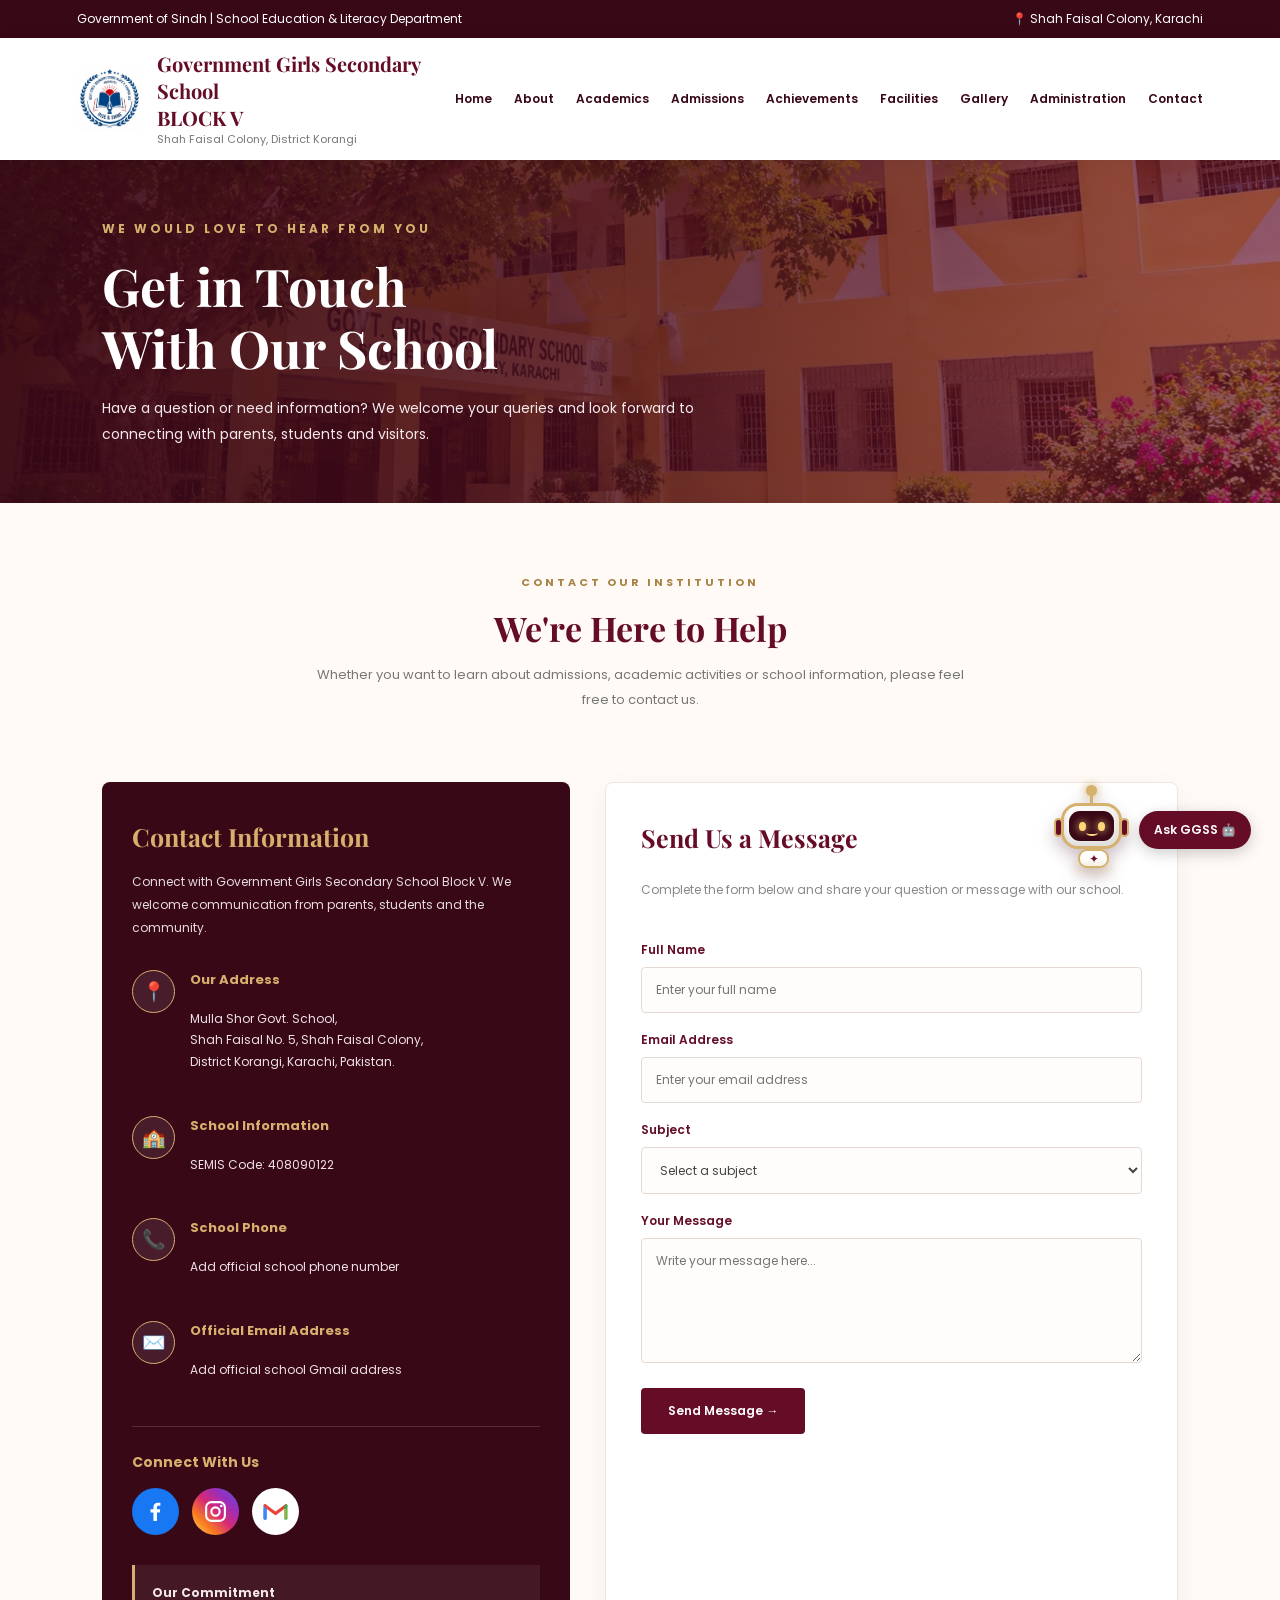
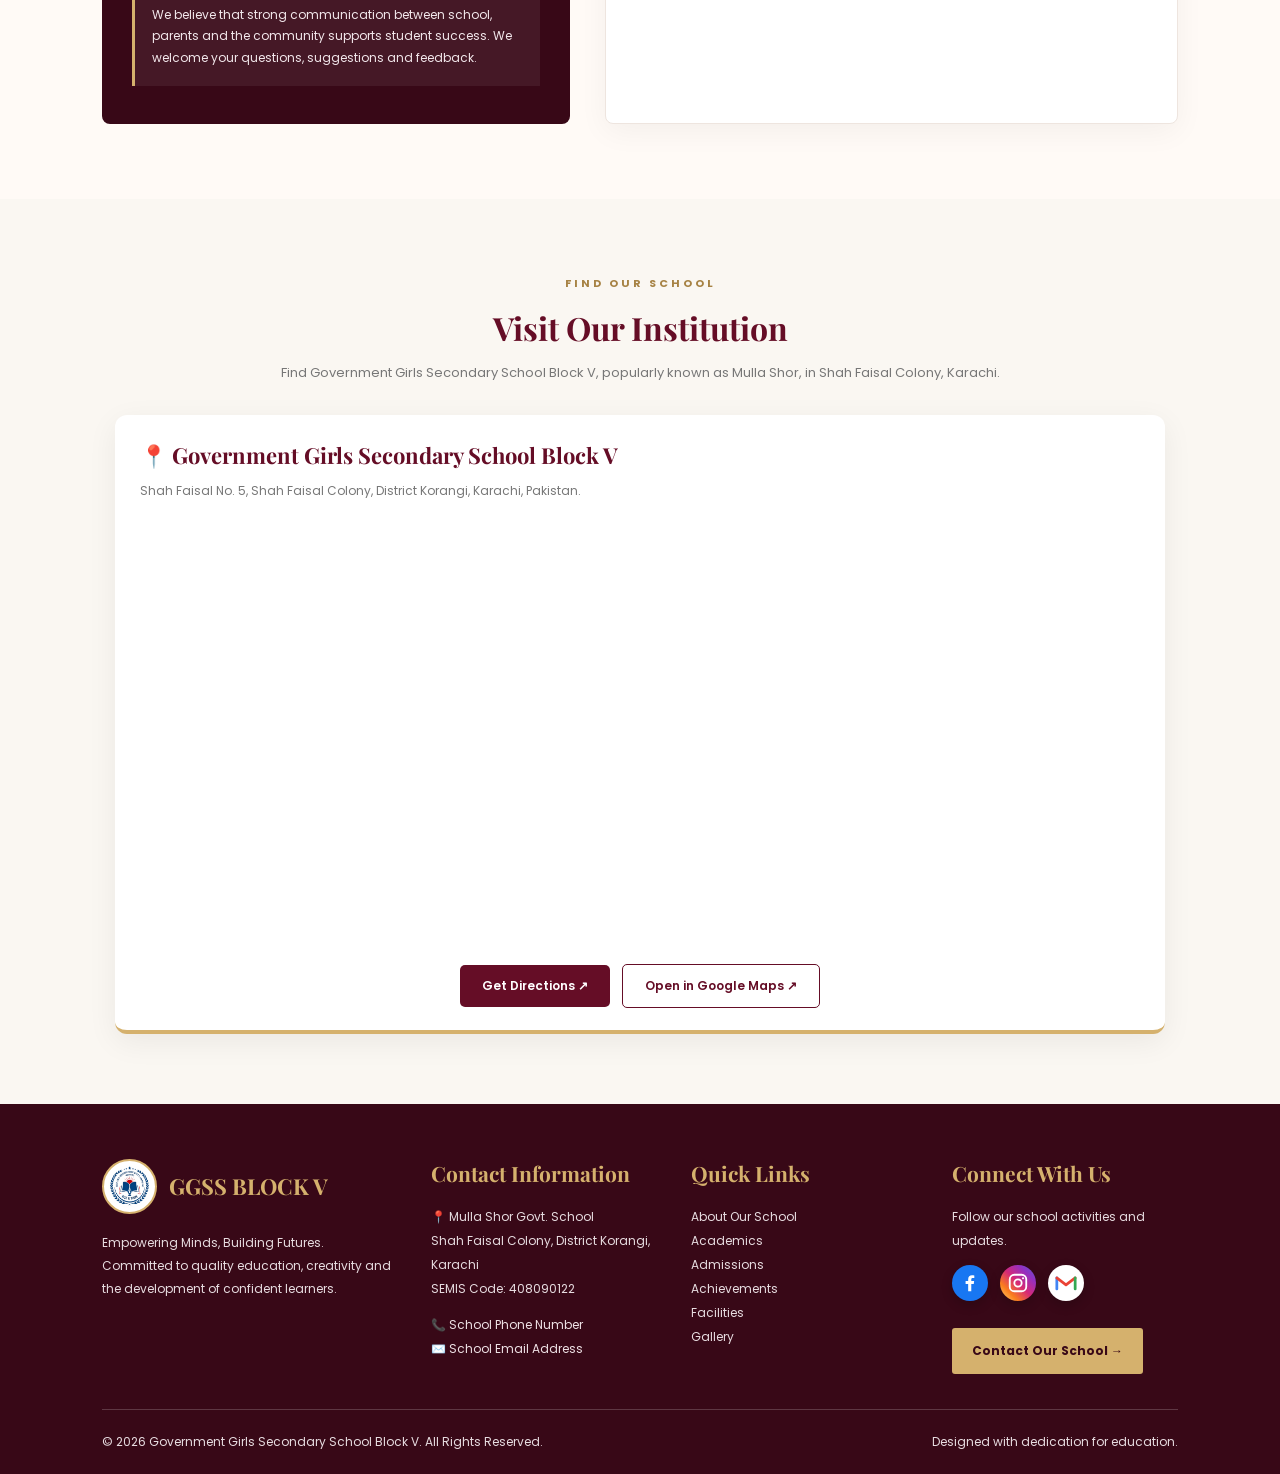
<file: contact.html>
<!DOCTYPE html>
<html lang="en">
<head>
<meta charset="UTF-8">
<meta name="viewport" content="width=device-width, initial-scale=1.0">
<title>Contact Us | GGSS Block V</title>

<link rel="stylesheet" href="idex.css">

<link rel="preconnect" href="https://fonts.googleapis.com">
<link href="https://fonts.googleapis.com/css2?family=Playfair+Display:wght@600;700;800&family=Poppins:wght@300;400;500;600;700&display=swap" rel="stylesheet">

<style>

/* CONTACT PAGE */

.contact-page {
    background: #fffaf6;
    font-family: 'Poppins', sans-serif;
}

/* HERO BANNER */

.contact-hero {
    min-height: 320px;
    background:
        linear-gradient(90deg, rgba(56,8,23,.94), rgba(101,13,38,.65)),
        url("school-building.jpeg") center/cover no-repeat;
    display: flex;
    align-items: center;
    padding: 55px 8%;
    color: white;
}

.contact-hero-content {
    max-width: 650px;
}

.contact-hero span {
    color: #d5b16d;
    font-size: 12px;
    font-weight: 700;
    letter-spacing: 3px;
}

.contact-hero h2 {
    font-family: 'Playfair Display', serif;
    font-size: clamp(36px, 5vw, 52px);
    margin: 15px 0;
    line-height: 1.2;
}

.contact-hero p {
    color: #f5e9ed;
    font-size: 14px;
    line-height: 1.9;
}

/* INTRODUCTION */

.contact-intro {
    text-align: center;
    padding: 65px 8% 35px;
}

.contact-intro span {
    color: #a78345;
    font-size: 11px;
    font-weight: 700;
    letter-spacing: 3px;
}

.contact-intro h2 {
    font-family: 'Playfair Display', serif;
    color: #650d26;
    font-size: 34px;
    margin: 12px 0;
}

.contact-intro p {
    color: #777;
    font-size: 13px;
    line-height: 1.9;
    max-width: 650px;
    margin: auto;
}

/* MAIN CONTACT SECTION */

.contact-container {
    padding: 35px 8% 75px;
    display: grid;
    grid-template-columns: .9fr 1.1fr;
    gap: 35px;
    align-items: stretch;
}

/* CONTACT INFORMATION */

.contact-info {
    background: #380817;
    color: white;
    padding: 38px 30px;
    border-radius: 8px;
}

.contact-info h3 {
    font-family: 'Playfair Display', serif;
    color: #d5b16d;
    font-size: 25px;
    margin-bottom: 12px;
}

.contact-info > p {
    color: #e7dce0;
    font-size: 12px;
    line-height: 1.9;
    margin-bottom: 30px;
}

.contact-detail {
    display: flex;
    gap: 15px;
    margin: 25px 0;
    align-items: flex-start;
}

.contact-icon {
    width: 43px;
    height: 43px;
    flex-shrink: 0;
    display: grid;
    place-items: center;
    background: #ffffff15;
    border: 1px solid #d5b16d;
    border-radius: 50%;
    color: #d5b16d;
    font-size: 19px;
}

.contact-detail h4 {
    color: #d5b16d;
    font-size: 13px;
    margin-bottom: 5px;
}

.contact-detail p {
    color: #eee1e5;
    font-size: 12px;
    line-height: 1.8;
    overflow-wrap: anywhere;
}

.contact-detail a {
    color: #eee1e5;
    text-decoration: none;
    transition: .3s;
}

.contact-detail a:hover {
    color: #d5b16d;
}

/* SOCIAL MEDIA LINKS */

.contact-socials {
    margin-top: 28px;
    padding-top: 25px;
    border-top: 1px solid #ffffff25;
}

.contact-socials h4 {
    color: #d5b16d;
    font-size: 14px;
    margin-bottom: 15px;
}

.social-icon-links {
    display: flex;
    gap: 13px;
    flex-wrap: wrap;
}

.social-icon-links a {
    width: 47px;
    height: 47px;
    display: flex;
    justify-content: center;
    align-items: center;
    border-radius: 50%;
    background: white;
    transition: .3s;
}

.social-icon-links a:hover {
    transform: translateY(-5px);
    box-shadow: 0 7px 15px #00000040;
}

.social-icon-links svg {
    width: 25px;
    height: 25px;
}

/* FACEBOOK */

.social-icon-links .facebook-icon {
    background: #1877F2;
}

/* INSTAGRAM */

.social-icon-links .instagram-icon {
    background: linear-gradient(
        45deg,
        #feda75,
        #fa7e1e,
        #d62976,
        #962fbf,
        #4f5bd5
    );
}

/* GMAIL */

.social-icon-links .gmail-icon {
    background: white;
}

/* SCHOOL NOTE */

.contact-info .school-note {
    margin-top: 30px;
    padding: 17px;
    border-left: 3px solid #d5b16d;
    background: #ffffff10;
    color: #f2e7eb;
    font-size: 12px;
    line-height: 1.8;
}

/* CONTACT FORM */

.contact-form {
    background: white;
    padding: 38px 35px;
    border-radius: 8px;
    box-shadow: 0 8px 30px #0000000c;
    border: 1px solid #eee5df;
}

.contact-form h3 {
    color: #650d26;
    font-family: 'Playfair Display', serif;
    font-size: 25px;
    margin-bottom: 10px;
}

.contact-form > p {
    color: #888;
    font-size: 12px;
    line-height: 1.8;
    margin-bottom: 25px;
}

.form-group {
    margin-bottom: 18px;
}

.form-group label {
    display: block;
    color: #650d26;
    font-size: 12px;
    font-weight: 600;
    margin-bottom: 8px;
}

.form-group input,
.form-group textarea,
.form-group select {
    width: 100%;
    padding: 13px 14px;
    border: 1px solid #e5d9d4;
    border-radius: 4px;
    outline: none;
    font-family: 'Poppins', sans-serif;
    font-size: 12px;
    color: #444;
    background: #fffdfb;
    transition: .3s;
}

.form-group input:focus,
.form-group textarea:focus,
.form-group select:focus {
    border-color: #a78345;
    box-shadow: 0 0 0 3px #d5b16d20;
}

.form-group textarea {
    height: 125px;
    resize: vertical;
}

.contact-submit {
    border: none;
    background: #650d26;
    color: white;
    padding: 14px 27px;
    font-family: 'Poppins', sans-serif;
    font-size: 12px;
    font-weight: 600;
    cursor: pointer;
    border-radius: 4px;
    transition: .3s;
}

.contact-submit:hover {
    background: #d5b16d;
    color: #380817;
    transform: translateY(-3px);
}

/* SCHOOL LOCATION */

.location-section {
    background: #faf7f2;
    padding: 70px 8%;
    text-align: center;
}

.location-section > span {
    color: #a78345;
    font-size: 11px;
    font-weight: 700;
    letter-spacing: 3px;
}

.location-section h2 {
    color: #650d26;
    font-family: 'Playfair Display', serif;
    font-size: 32px;
    margin: 12px 0;
}

.location-section > p {
    color: #777;
    font-size: 13px;
    line-height: 1.9;
    margin-bottom: 30px;
}

.location-card {
    max-width: 1050px;
    margin: auto;
    background: white;
    border-radius: 12px;
    overflow: hidden;
    box-shadow: 0 8px 30px #00000010;
    border-bottom: 4px solid #d5b16d;
}

.location-card-header {
    padding: 25px 25px 20px;
    text-align: left;
}

.location-card-header h3 {
    color: #650d26;
    font-family: 'Playfair Display', serif;
    font-size: 22px;
    margin-bottom: 10px;
}

.location-card-header p {
    color: #777;
    font-size: 12px;
    line-height: 1.8;
}

.map-container {
    width: 100%;
    height: 420px;
    overflow: hidden;
}

.map-container iframe {
    width: 100%;
    height: 100%;
    border: 0;
    display: block;
}

.location-actions {
    padding: 22px;
    display: flex;
    align-items: center;
    justify-content: center;
    flex-wrap: wrap;
    gap: 12px;
}

.location-btn {
    display: inline-block;
    padding: 12px 22px;
    background: #650d26;
    color: white;
    text-decoration: none;
    border-radius: 5px;
    font-size: 12px;
    font-weight: 600;
    transition: .3s;
}

.location-btn:hover {
    background: #d5b16d;
    color: #380817;
    transform: translateY(-2px);
}

.location-btn.secondary {
    background: white;
    color: #650d26;
    border: 1px solid #650d26;
}

.location-btn.secondary:hover {
    background: #650d26;
    color: white;
}

/* FOOTER SOCIAL ICONS */

.footer-socials {
    display: flex;
    align-items: center;
    gap: 12px;
    margin: 15px 0;
}

.footer-socials a {
    width: 39px;
    height: 39px;
    border-radius: 50%;
    display: flex;
    align-items: center;
    justify-content: center;
    background: white;
    transition: .3s;
}

.footer-socials a:hover {
    transform: translateY(-4px);
}

.footer-socials svg {
    width: 22px;
    height: 22px;
}

.footer-socials .facebook-icon {
    background: #1877F2;
}

.footer-socials .instagram-icon {
    background: linear-gradient(
        45deg,
        #feda75,
        #fa7e1e,
        #d62976,
        #962fbf,
        #4f5bd5
    );
}

.footer-socials .gmail-icon {
    background: white;
}

/* FOOTER CONTACT LINKS */

.footer-contact-links {
    margin: 12px 0;
}

.footer-contact-links a {
    color: #eee1e5;
    text-decoration: none;
    font-size: 12px;
    overflow-wrap: anywhere;
}

.footer-contact-links a:hover {
    color: #d5b16d;
}

/* RESPONSIVE */

@media(max-width: 850px) {
    .contact-container {
        grid-template-columns: 1fr;
    }
}

@media(max-width: 520px) {

    .contact-hero {
        min-height: 280px;
        padding: 40px 7%;
    }

    .contact-intro {
        padding: 50px 7% 25px;
    }

    .contact-container {
        padding: 25px 6% 55px;
    }

    .contact-info,
    .contact-form {
        padding: 28px 22px;
    }

    .contact-intro h2,
    .location-section h2 {
        font-size: 28px;
    }

    .location-section {
        padding: 50px 6%;
    }

    .location-card-header {
        padding: 20px;
    }

    .location-card-header h3 {
        font-size: 19px;
    }

    .map-container {
        height: 330px;
    }

    .location-actions {
        padding: 18px 12px;
    }

    .location-btn {
        width: 100%;
        text-align: center;
    }
}

</style>
</head>

<body class="contact-page">

<!-- TOPBAR -->

<div class="topbar">
    <div>Government of Sindh | School Education & Literacy Department</div>
    <div>📍 Shah Faisal Colony, Karachi</div>
</div>

<!-- HEADER / NAVIGATION -->

<header class="header">

    <div class="brand">
        <img src="logo.jpeg" class="logo" alt="School Monogram">
        <div>
            <h1>Government Girls Secondary School<br>BLOCK V</h1>
            <p>Shah Faisal Colony, District Korangi</p>
        </div>
    </div>

    <button class="menu-toggle" id="menuToggle">☰</button>

    <nav id="navbar">
        <a href="index.html">Home</a>
        <a href="about.html">About</a>
        <a href="academics.html">Academics</a>
        <a href="admission.html">Admissions</a>
        <a href="achievements.html">Achievements</a>
        <a href="facilities.html">Facilities</a>
        <a href="gallery.html">Gallery</a>
        <a href="administration.html">Administration</a>
        <a href="contact.html" class="active">Contact</a>
    </nav>

</header>

<!-- HERO -->

<section class="contact-hero">

    <div class="contact-hero-content">

        <span>WE WOULD LOVE TO HEAR FROM YOU</span>

        <h2>Get in Touch<br>With Our School</h2>

        <p>
            Have a question or need information?
            We welcome your queries and look forward
            to connecting with parents, students and visitors.
        </p>

    </div>

</section>

<!-- INTRODUCTION -->

<section class="contact-intro">

    <span>CONTACT OUR INSTITUTION</span>

    <h2>We're Here to Help</h2>

    <p>
        Whether you want to learn about admissions,
        academic activities or school information,
        please feel free to contact us.
    </p>

</section>

<!-- CONTACT DETAILS AND FORM -->

<section class="contact-container">

    <!-- CONTACT INFORMATION -->

    <div class="contact-info">

        <h3>Contact Information</h3>

        <p>
            Connect with Government Girls Secondary School Block V.
            We welcome communication from parents, students
            and the community.
        </p>

        <!-- ADDRESS -->

        <div class="contact-detail">

            <div class="contact-icon">📍</div>

            <div>
                <h4>Our Address</h4>
                <p>
                    Mulla Shor Govt. School,<br>
                    Shah Faisal No. 5, Shah Faisal Colony,<br>
                    District Korangi, Karachi, Pakistan.
                </p>
            </div>

        </div>

        <!-- SCHOOL INFORMATION -->

        <div class="contact-detail">

            <div class="contact-icon">🏫</div>

            <div>
                <h4>School Information</h4>
                <p>SEMIS Code: 408090122</p>
            </div>

        </div>

        <!-- PHONE NUMBER -->

        <div class="contact-detail">

            <div class="contact-icon">📞</div>

            <div>
                <h4>School Phone</h4>

                <!-- REPLACE WITH OFFICIAL SCHOOL PHONE NUMBER -->

                <p>
                    <a href="tel:REPLACE_WITH_PHONE_NUMBER">
                        Add official school phone number
                    </a>
                </p>

            </div>

        </div>

        <!-- EMAIL -->

        <div class="contact-detail">

            <div class="contact-icon">✉️</div>

            <div>
                <h4>Official Email Address</h4>

                <!-- REPLACE WITH OFFICIAL SCHOOL GMAIL -->

                <p>
                    <a href="mailto:REPLACE_WITH_SCHOOL_EMAIL">
                        Add official school Gmail address
                    </a>
                </p>

            </div>

        </div>

        <!-- SOCIAL MEDIA -->

        <div class="contact-socials">

            <h4>Connect With Us</h4>

            <div class="social-icon-links">

                <!-- FACEBOOK -->

                <a class="facebook-icon"
                   href="https://www.facebook.com/profile.php?id=100063835883192"
                   target="_blank"
                   rel="noopener noreferrer"
                   aria-label="Official Facebook Page"
                   title="Facebook">

                    <svg viewBox="0 0 24 24"
                         xmlns="http://www.w3.org/2000/svg">
                        <path fill="#fff"
                            d="M13.4 21v-8h2.7l.4-3.1h-3.1V8c0-.9.3-1.5 1.6-1.5h1.7V3.7c-.3 0-1.3-.2-2.5-.2-2.5 0-4.2 1.5-4.2 4.4v2H7.2V13H10v8h3.4z"/>
                    </svg>

                </a>

                <!-- INSTAGRAM -->

                <a class="instagram-icon"
                   href="https://www.instagram.com/ggss_block_5/"
                   target="_blank"
                   rel="noopener noreferrer"
                   aria-label="Official Instagram Page"
                   title="Instagram">

                    <svg viewBox="0 0 24 24"
                         fill="none"
                         xmlns="http://www.w3.org/2000/svg">

                        <rect x="3" y="3" width="18" height="18"
                              rx="5" stroke="white" stroke-width="2"/>

                        <circle cx="12" cy="12" r="4"
                                stroke="white" stroke-width="2"/>

                        <circle cx="17.5" cy="6.8" r="1.2"
                                fill="white"/>

                    </svg>

                </a>

                <!-- GMAIL -->

                <a class="gmail-icon"
                   href="mailto:REPLACE_WITH_SCHOOL_EMAIL"
                   aria-label="Send Email to School"
                   title="Gmail">

                    <svg viewBox="0 0 48 36"
                         xmlns="http://www.w3.org/2000/svg">

                        <path d="M4 31V7"
                              stroke="#4285F4"
                              stroke-width="6"
                              stroke-linecap="round"/>

                        <path d="M4 7L24 22L44 7"
                              stroke="#EA4335"
                              stroke-width="6"
                              stroke-linecap="round"
                              stroke-linejoin="round"
                              fill="none"/>

                        <path d="M44 7V31"
                              stroke="#34A853"
                              stroke-width="6"
                              stroke-linecap="round"/>

                        <path d="M4 31V13"
                              stroke="#4285F4"
                              stroke-width="6"
                              stroke-linecap="round"/>

                        <path d="M44 31V13"
                              stroke="#FBBC04"
                              stroke-width="2"
                              stroke-linecap="round"/>

                    </svg>

                </a>

            </div>

        </div>

        <!-- SCHOOL NOTE -->

        <div class="school-note">

            <strong>Our Commitment</strong><br>

            We believe that strong communication between school,
            parents and the community supports student success.
            We welcome your questions, suggestions and feedback.

        </div>

    </div>

    <!-- CONTACT FORM -->

    <div class="contact-form">

        <h3>Send Us a Message</h3>

        <p>
            Complete the form below and share your question
            or message with our school.
        </p>

        <form name="school-contact"
              method="POST"
              data-netlify="true"
              netlify-honeypot="bot-field">

            <input type="hidden"
                   name="form-name"
                   value="school-contact">

            <p hidden>
                <label>
                    Don't fill this out:
                    <input name="bot-field">
                </label>
            </p>

            <div class="form-group">

                <label for="name">Full Name</label>

                <input type="text"
                       id="name"
                       name="name"
                       placeholder="Enter your full name"
                       required>

            </div>

            <div class="form-group">

                <label for="email">Email Address</label>

                <input type="email"
                       id="email"
                       name="email"
                       placeholder="Enter your email address"
                       required>

            </div>

            <div class="form-group">

                <label for="subject">Subject</label>

                <select id="subject"
                        name="subject"
                        required>

                    <option value="">Select a subject</option>
                    <option value="Admission Inquiry">Admission Inquiry</option>
                    <option value="Academic Information">Academic Information</option>
                    <option value="General Question">General Question</option>
                    <option value="Parent Communication">Parent Communication</option>
                    <option value="Other">Other</option>

                </select>

            </div>

            <div class="form-group">

                <label for="message">Your Message</label>

                <textarea id="message"
                          name="message"
                          placeholder="Write your message here..."
                          required></textarea>

            </div>

            <button type="submit" class="contact-submit">
                Send Message →
            </button>

        </form>

    </div>

</section>

<!-- SCHOOL LOCATION AND GOOGLE MAP -->

<section class="location-section">

    <span>FIND OUR SCHOOL</span>

    <h2>Visit Our Institution</h2>

    <p>
        Find Government Girls Secondary School Block V,
        popularly known as Mulla Shor, in Shah Faisal Colony,
        Karachi.
    </p>

    <div class="location-card" id="school-location">

        <div class="location-card-header">

            <h3>📍 Government Girls Secondary School Block V</h3>

            <p>
                Shah Faisal No. 5, Shah Faisal Colony,
                District Korangi, Karachi, Pakistan.
            </p>

        </div>

        <!-- GOOGLE MAP EMBED -->

        <div class="map-container">

            <iframe
                src="https://www.google.com/maps?q=24.8752149,67.138111&z=17&output=embed"
                title="Location of Mulla Shor Govt. School, Shah Faisal Colony Karachi"
                allowfullscreen
                loading="lazy"
                referrerpolicy="no-referrer-when-downgrade">
            </iframe>

        </div>

        <!-- MAP ACTION BUTTONS -->

        <div class="location-actions">

            <a
                href="https://www.google.com/maps/dir/?api=1&destination=24.8752149%2C67.138111"
                target="_blank"
                rel="noopener noreferrer"
                class="location-btn">

                Get Directions ↗

            </a>

            <a
                href="https://maps.app.goo.gl/u3qcR8UQ8c43pvVy9"
                target="_blank"
                rel="noopener noreferrer"
                class="location-btn secondary">

                Open in Google Maps ↗

            </a>

        </div>

    </div>

</section>

<!-- COMMON FOOTER -->

<footer class="site-footer">

    <div class="site-footer-grid">

        <!-- FOOTER BRAND -->

        <div class="footer-brand">

            <div class="footer-logo-row">

                <img src="logo.jpeg" alt="GGSS Block V Logo">

                <h2 class="footer-school-name">GGSS BLOCK V</h2>

            </div>

            <p>
                Empowering Minds, Building Futures.
                Committed to quality education, creativity
                and the development of confident learners.
            </p>

        </div>

        <!-- FOOTER CONTACT -->

        <div>

            <h3>Contact Information</h3>

            <p>📍 Mulla Shor Govt. School</p>

            <p>Shah Faisal Colony, District Korangi, Karachi</p>

            <p>SEMIS Code: 408090122</p>

            <div class="footer-contact-links">

                <!-- REPLACE WITH SCHOOL PHONE NUMBER -->

                <p>
                    <a href="tel:REPLACE_WITH_PHONE_NUMBER">
                        📞 School Phone Number
                    </a>
                </p>

                <!-- REPLACE WITH SCHOOL EMAIL -->

                <p>
                    <a href="mailto:ggsskq1187@gmail.com">
                        ✉️ School Email Address
                    </a>
                </p>

            </div>

        </div>

        <!-- FOOTER QUICK LINKS -->

        <div>

            <h3>Quick Links</h3>

            <p><a href="about.html">About Our School</a></p>
            <p><a href="academics.html">Academics</a></p>
            <p><a href="admission.html">Admissions</a></p>
            <p><a href="achievements.html">Achievements</a></p>
            <p><a href="facilities.html">Facilities</a></p>
            <p><a href="gallery.html">Gallery</a></p>

        </div>

        <!-- FOOTER SOCIAL MEDIA -->

        <div>

            <h3>Connect With Us</h3>

            <p>Follow our school activities and updates.</p>

            <div class="footer-socials">

                <a class="facebook-icon"
                   href="https://www.facebook.com/profile.php?id=100063835883192"
                   target="_blank"
                   rel="noopener noreferrer"
                   aria-label="Facebook">

                    <svg viewBox="0 0 24 24"
                         xmlns="http://www.w3.org/2000/svg">

                        <path fill="white"
                            d="M13.4 21v-8h2.7l.4-3.1h-3.1V8c0-.9.3-1.5 1.6-1.5h1.7V3.7c-.3 0-1.3-.2-2.5-.2-2.5 0-4.2 1.5-4.2 4.4v2H7.2V13H10v8h3.4z"/>

                    </svg>

                </a>

                <a class="instagram-icon"
                   href="https://www.instagram.com/ggss_block_5/"
                   target="_blank"
                   rel="noopener noreferrer"
                   aria-label="Instagram">

                    <svg viewBox="0 0 24 24"
                         fill="none"
                         xmlns="http://www.w3.org/2000/svg">

                        <rect x="3" y="3" width="18" height="18"
                              rx="5" stroke="white" stroke-width="2"/>

                        <circle cx="12" cy="12" r="4"
                                stroke="white" stroke-width="2"/>

                        <circle cx="17.5" cy="6.8" r="1.2"
                                fill="white"/>

                    </svg>

                </a>

                <a class="gmail-icon"
                   href="mailto:REPLACE_WITH_SCHOOL_EMAIL"
                   aria-label="Gmail">

                    <svg viewBox="0 0 48 36"
                         xmlns="http://www.w3.org/2000/svg">

                        <path d="M4 31V7"
                              stroke="#4285F4"
                              stroke-width="6"
                              stroke-linecap="round"/>

                        <path d="M4 7L24 22L44 7"
                              stroke="#EA4335"
                              stroke-width="6"
                              stroke-linecap="round"
                              stroke-linejoin="round"
                              fill="none"/>

                        <path d="M44 7V31"
                              stroke="#34A853"
                              stroke-width="6"
                              stroke-linecap="round"/>

                    </svg>

                </a>

            </div>

            <a href="contact.html" class="footer-contact-btn">
                Contact Our School →
            </a>

        </div>

    </div>

    <div class="site-footer-bottom">

        <p>
            © <span class="year"></span>
            Government Girls Secondary School Block V.
            All Rights Reserved.
        </p>

        <p>Designed with dedication for education.</p>

    </div>

</footer>

<button id="backToTop">↑</button>

<script src="learn.js" defer></script>

<script>
document.querySelectorAll(".year").forEach(function(element) {
    element.textContent = new Date().getFullYear();
});
</script>

</body>
</html>
</file>
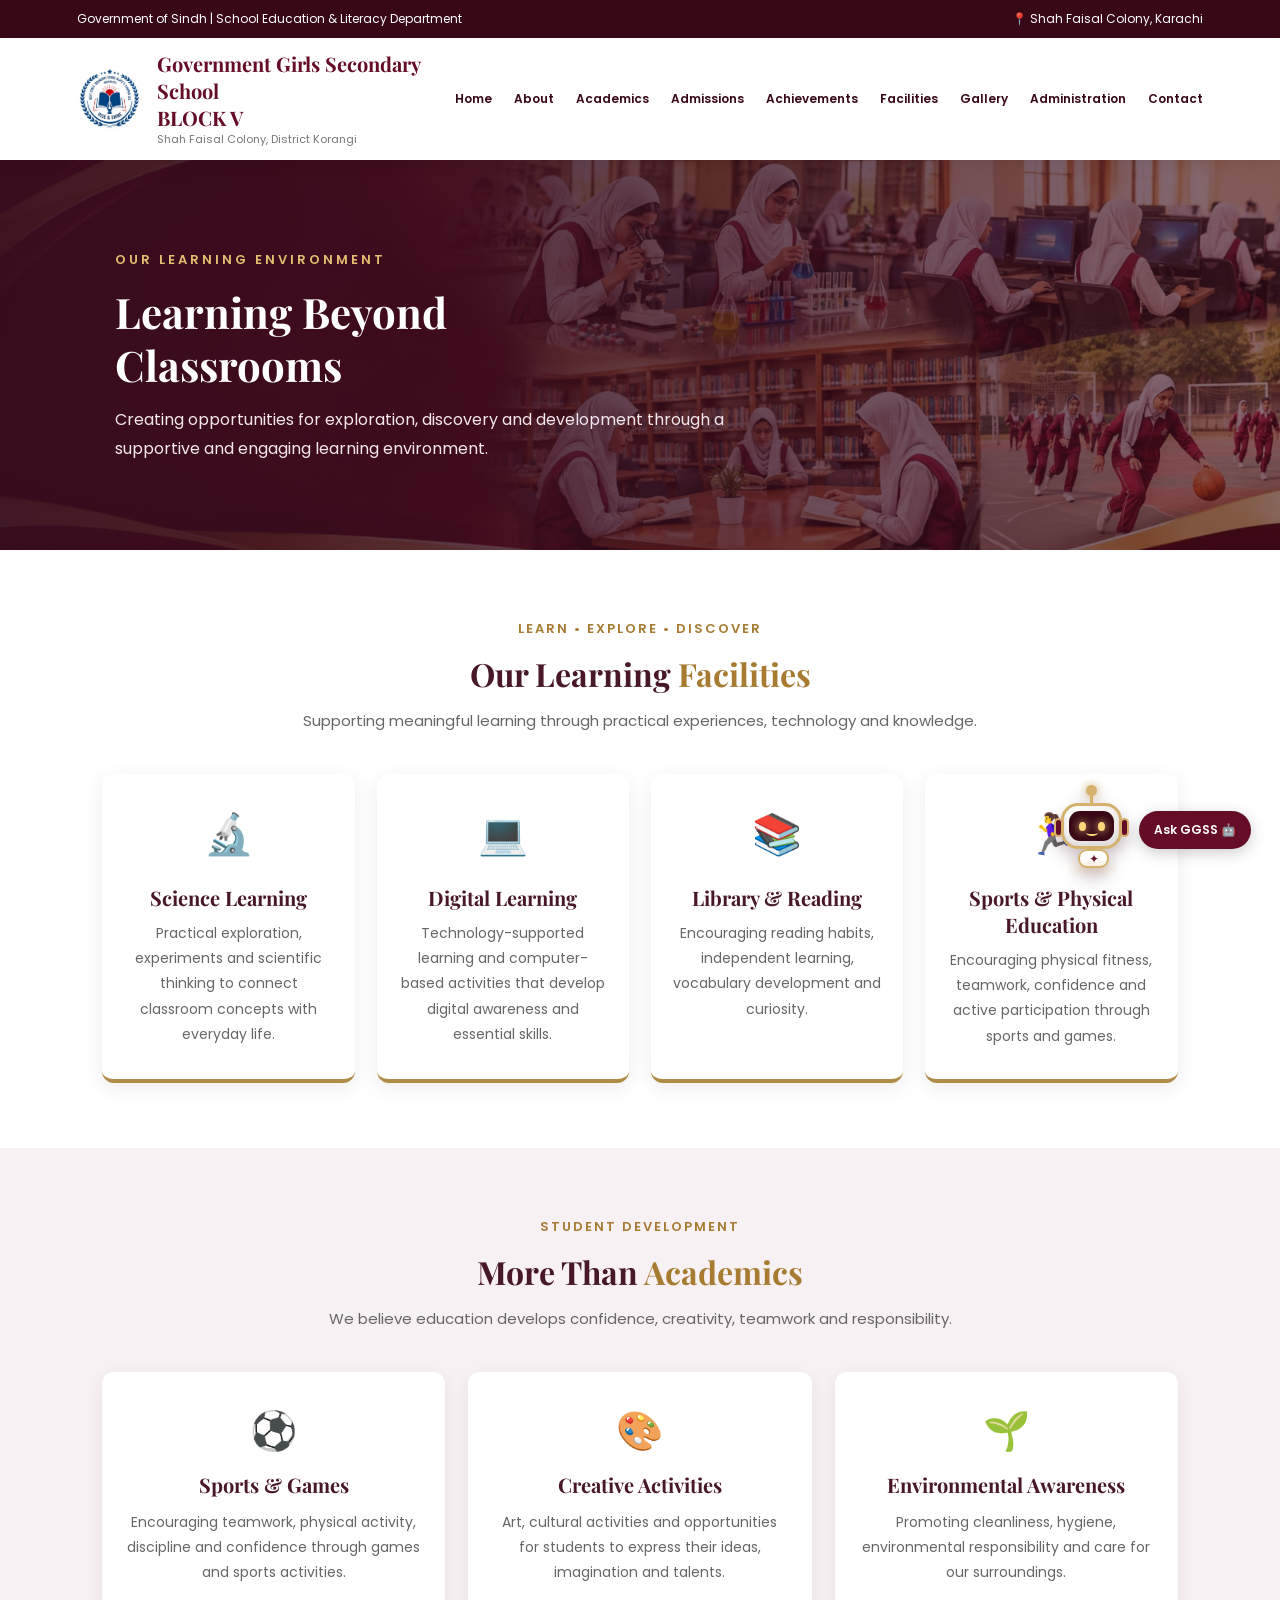
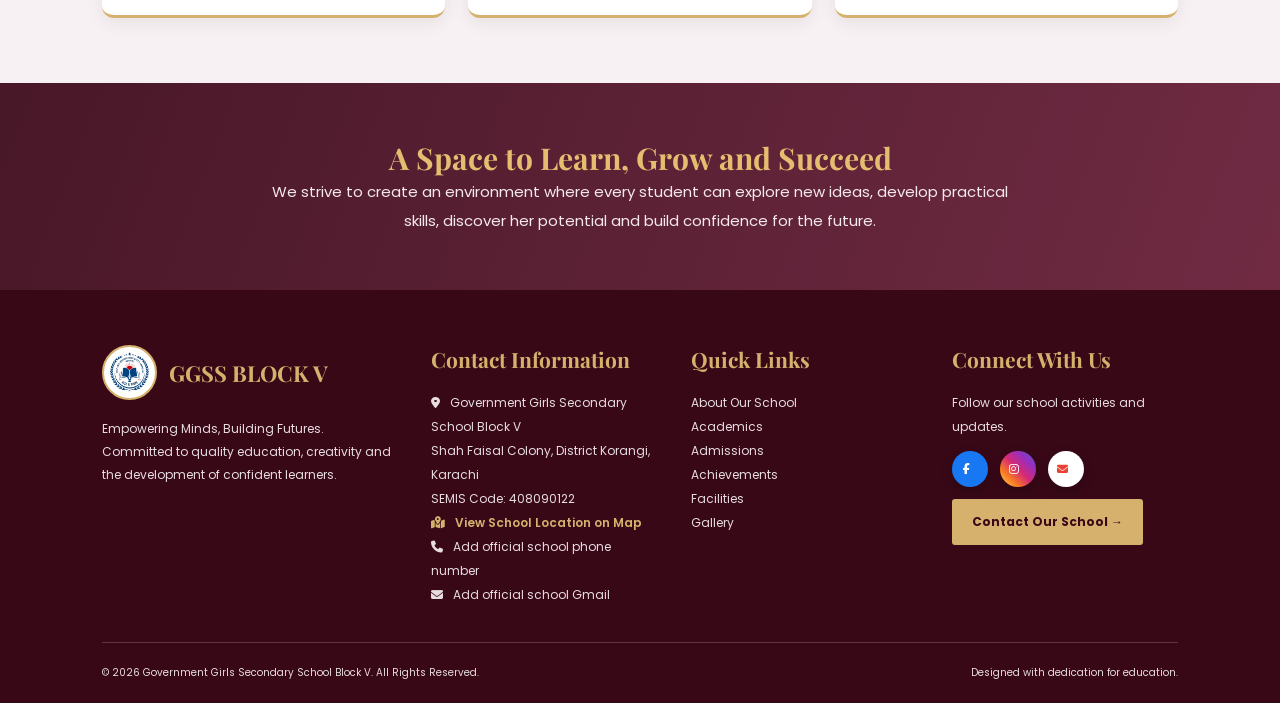
<file: facilities.html>
<!DOCTYPE html>
<html lang="en">

<head>
<meta charset="UTF-8">
<meta name="viewport" content="width=device-width, initial-scale=1.0">

<title>Facilities | GGSS Block V</title>

<link rel="stylesheet" href="idex.css">

<!-- Font Awesome -->
<link rel="stylesheet"
href="https://cdnjs.cloudflare.com/ajax/libs/font-awesome/6.5.2/css/all.min.css">

<!-- Website Fonts -->
<link
href="https://fonts.googleapis.com/css2?family=Playfair+Display:wght@600;700;800&family=Poppins:wght@300;400;500;600;700&display=swap"
rel="stylesheet">

<style>

* {
    box-sizing: border-box;
}

body {
    margin: 0;
    overflow-x: hidden;
    font-family: 'Poppins', sans-serif;
}

/* FONT CONSISTENCY */

h1,
h2,
h3 {
    font-family: 'Playfair Display', serif;
}

/* HERO BANNER */

.facilities-hero {
    min-height: 390px;
    display: flex;
    align-items: center;
    padding: 70px 9%;
    color: white;
    background:
        linear-gradient(90deg, rgba(54, 13, 31, .95), rgba(54, 13, 31, .60)),
        url("fac-banner.jpeg") center/cover no-repeat;
}

.facilities-hero-content {
    max-width: 650px;
}

.facilities-hero span {
    color: #e5bd70;
    font-size: 13px;
    font-weight: 600;
    letter-spacing: 3px;
}

.facilities-hero h2 {
    font-size: 42px;
    line-height: 1.25;
    margin: 15px 0;
}

.facilities-hero p {
    font-size: 16px;
    line-height: 1.8;
    color: #f4e8ec;
}

/* GENERAL SECTIONS */

.facilities-section {
    padding: 65px 8%;
}

.section-heading {
    text-align: center;
    margin-bottom: 40px;
}

.section-tag {
    color: #a77b32;
    font-size: 13px;
    font-weight: 600;
    letter-spacing: 2px;
}

.section-heading h2 {
    color: #481728;
    font-size: 32px;
    margin: 12px 0;
}

.section-heading h2 span {
    color: #a77b32;
}

.section-heading p {
    color: #666;
    font-size: 15px;
    line-height: 1.8;
}

/* FACILITY CARDS */

.facility-grid {
    display: grid;
    grid-template-columns: repeat(4, 1fr);
    gap: 22px;
}

.facility {
    background: #fff;
    padding: 30px 22px;
    text-align: center;
    border-radius: 12px;
    box-shadow: 0 5px 20px rgba(0, 0, 0, .08);
    border-bottom: 4px solid #b18a45;
    transition: .3s ease;
}

.facility:hover {
    transform: translateY(-7px);
    box-shadow: 0 10px 25px rgba(72, 23, 40, .15);
}

.facility-icon {
    font-size: 38px;
    margin-bottom: 15px;
}

.facility h3 {
    color: #481728;
    font-size: 20px;
    margin: 10px 0;
}

.facility p {
    color: #666;
    font-size: 14px;
    line-height: 1.8;
}

/* STUDENT DEVELOPMENT */

.student-development {
    background: #f8f1f3;
}

.about-grid {
    display: grid;
    grid-template-columns: repeat(3, 1fr);
    gap: 23px;
}

.about-card {
    background: white;
    padding: 30px 25px;
    border-radius: 12px;
    text-align: center;
    box-shadow: 0 5px 18px rgba(0, 0, 0, .07);
    transition: .3s;
}

.about-card:hover {
    transform: translateY(-6px);
}

.card-icon {
    font-size: 38px;
    margin-bottom: 12px;
}

.about-card h3 {
    color: #481728;
    font-size: 20px;
}

.about-card p {
    color: #666;
    font-size: 14px;
    line-height: 1.8;
}

/* FACILITY MESSAGE */

.facility-message {
    background: linear-gradient(110deg, #481728, #702b43);
    color: white;
    padding: 55px 8%;
    text-align: center;
}

.facility-message h2 {
    color: #e5bd70;
    font-size: 30px;
    margin-top: 0;
}

.facility-message p {
    max-width: 750px;
    margin: auto;
    line-height: 1.9;
    color: #f5e9ed;
    font-size: 15px;
}

/* =====================================
   COMMON FOOTER - SAME AS HOME AND ABOUT
===================================== */

.site-footer {
    display: block;
    width: 100%;
    margin: 0;
    box-sizing: border-box;
    background: #380817;
    color: white;
    padding: 55px 8% 20px;
}

.site-footer,
.site-footer * {
    box-sizing: border-box;
}

.site-footer-grid {
    display: grid;
    grid-template-columns: 1.3fr 1fr 1fr 1fr;
    gap: 35px;
    padding-bottom: 35px;
}

.site-footer-grid > div {
    min-width: 0;
}

.site-footer h3 {
    color: #d5b16d;
    font-family: 'Playfair Display', serif;
    font-size: 21px;
    margin: 0 0 18px;
}

.site-footer p,
.site-footer a {
    color: #e7dce0;
    font-size: 12px;
    line-height: 2;
}

.site-footer p {
    margin: 0;
}

.site-footer a {
    text-decoration: none;
    overflow-wrap: anywhere;
}

.site-footer a:hover {
    color: #d5b16d;
}

/* SCHOOL LOGO AND NAME */

.footer-logo-row {
    display: flex;
    align-items: center;
    gap: 15px;
    margin-bottom: 18px;
}

.footer-logo-row img {
    width: 70px;
    height: 70px;
    flex-shrink: 0;
    object-fit: contain;
    background: white;
    padding: 5px;
    border: 2px solid #d5b16d;
    border-radius: 50%;
}

.footer-school-name {
    font-family: 'Playfair Display', serif;
    color: #d5b16d;
    font-size: 24px;
    line-height: 1.3;
    margin: 0;
}

/* FOOTER CONTACT BUTTON */

.footer-contact-btn {
    display: inline-block;
    background: #d5b16d;
    color: #380817 !important;
    padding: 11px 20px;
    margin-top: 12px;
    border-radius: 3px;
    font-weight: 700;
    transition: .3s;
}

.footer-contact-btn:hover {
    background: white;
}

/* SOCIAL MEDIA ICONS */

.footer-socials {
    display: flex;
    gap: 12px;
    margin-top: 15px;
}

.footer-socials a {
    width: 36px;
    height: 36px;
    border: none !important;
    border-radius: 50%;
    display: flex;
    align-items: center;
    justify-content: center;
    font-size: 16px;
    transition: .3s;
}

.footer-socials .facebook-icon {
    background: #1877F2;
    color: white !important;
}

.footer-socials .instagram-icon {
    background: linear-gradient(
        45deg,
        #feda75,
        #fa7e1e,
        #d62976,
        #962fbf,
        #4f5bd5
    );
    color: white !important;
}

.footer-socials .gmail-icon {
    background: white;
    color: #EA4335 !important;
}

.footer-socials a:hover {
    transform: translateY(-4px);
}

.footer-map-link {
    color: #d5b16d !important;
    font-weight: 600;
}

.site-footer i {
    margin-right: 7px;
}

/* FOOTER COPYRIGHT */

.site-footer-bottom {
    border-top: 1px solid #ffffff30;
    padding-top: 20px;
    display: flex;
    justify-content: space-between;
    align-items: center;
    gap: 15px;
    flex-wrap: wrap;
    color: #d6c5cb;
    font-size: 10px;
    line-height: 2;
}

.site-footer-bottom p {
    font-size: 10px;
}

/* BACK TO TOP */

#backToTop {
    position: fixed;
    right: 22px;
    bottom: 22px;
    background: #a77b32;
    color: white;
    border: none;
    border-radius: 50%;
    width: 45px;
    height: 45px;
    font-size: 21px;
    cursor: pointer;
    display: none;
    z-index: 999;
}

/* RESPONSIVE DESIGN */

@media(max-width: 950px) {

    .facility-grid {
        grid-template-columns: repeat(2, 1fr);
    }

    .site-footer-grid {
        grid-template-columns: repeat(2, 1fr);
    }
}

@media(max-width: 600px) {

    .facilities-hero {
        min-height: 300px;
        padding: 45px 7%;
    }

    .facilities-hero h2 {
        font-size: 31px;
    }

    .facilities-section {
        padding: 45px 6%;
    }

    .section-heading h2 {
        font-size: 26px;
    }

    .facility-grid,
    .about-grid {
        grid-template-columns: 1fr;
    }

    .site-footer {
        padding: 45px 7% 20px;
    }

    .site-footer-grid {
        grid-template-columns: 1fr;
        gap: 28px;
    }

    .footer-logo-row {
        justify-content: flex-start;
    }

    .site-footer-bottom {
        flex-direction: column;
        text-align: center;
    }
}

</style>
</head>

<body>

<!-- TOP BAR -->

<div class="topbar">
    <div>Government of Sindh | School Education &amp; Literacy Department</div>
    <div>📍 Shah Faisal Colony, Karachi</div>
</div>

<!-- HEADER -->

<header class="header">

    <div class="brand">
        <img src="logo.jpeg" class="logo" alt="School Monogram">

        <div>
            <h1>Government Girls Secondary School<br>BLOCK V</h1>
            <p>Shah Faisal Colony, District Korangi</p>
        </div>
    </div>

    <button class="menu-toggle" id="menuToggle">☰</button>

    <nav id="navbar">
        <a href="index.html">Home</a>
        <a href="about.html">About</a>
        <a href="academics.html">Academics</a>
        <a href="admission.html">Admissions</a>
        <a href="achievements.html">Achievements</a>
        <a href="facilities.html" class="active">Facilities</a>
        <a href="gallery.html">Gallery</a>
        <a href="administration.html">Administration</a>
        <a href="contact.html">Contact</a>
    </nav>

</header>

<!-- HERO BANNER -->

<section class="facilities-hero">

    <div class="facilities-hero-content">

        <span>OUR LEARNING ENVIRONMENT</span>

        <h2>Learning Beyond<br>Classrooms</h2>

        <p>
            Creating opportunities for exploration, discovery
            and development through a supportive and engaging
            learning environment.
        </p>

    </div>

</section>

<!-- LEARNING FACILITIES -->

<section class="facilities-section">

    <div class="section-heading">

        <span class="section-tag">LEARN • EXPLORE • DISCOVER</span>

        <h2>Our Learning <span>Facilities</span></h2>

        <p>
            Supporting meaningful learning through practical
            experiences, technology and knowledge.
        </p>

    </div>

    <div class="facility-grid">

        <div class="facility">

            <div class="facility-icon">🔬</div>

            <h3>Science Learning</h3>

            <p>
                Practical exploration, experiments and
                scientific thinking to connect classroom
                concepts with everyday life.
            </p>

        </div>

        <div class="facility">

            <div class="facility-icon">💻</div>

            <h3>Digital Learning</h3>

            <p>
                Technology-supported learning and computer-based
                activities that develop digital awareness
                and essential skills.
            </p>

        </div>

        <div class="facility">

            <div class="facility-icon">📚</div>

            <h3>Library & Reading</h3>

            <p>
                Encouraging reading habits, independent learning,
                vocabulary development and curiosity.
            </p>

        </div>

        <div class="facility">

            <div class="facility-icon">🏃‍♀️</div>

            <h3>Sports & Physical Education</h3>

            <p>
                Encouraging physical fitness, teamwork, confidence
                and active participation through sports and games.
            </p>

        </div>

    </div>

</section>

<!-- STUDENT DEVELOPMENT -->

<section class="facilities-section student-development">

    <div class="section-heading">

        <span class="section-tag">STUDENT DEVELOPMENT</span>

        <h2>More Than <span>Academics</span></h2>

        <p>
            We believe education develops confidence,
            creativity, teamwork and responsibility.
        </p>

    </div>

    <div class="about-grid">

        <div class="about-card">

            <div class="card-icon">⚽</div>

            <h3>Sports & Games</h3>

            <p>
                Encouraging teamwork, physical activity,
                discipline and confidence through games
                and sports activities.
            </p>

        </div>

        <div class="about-card">

            <div class="card-icon">🎨</div>

            <h3>Creative Activities</h3>

            <p>
                Art, cultural activities and opportunities
                for students to express their ideas,
                imagination and talents.
            </p>

        </div>

        <div class="about-card">

            <div class="card-icon">🌱</div>

            <h3>Environmental Awareness</h3>

            <p>
                Promoting cleanliness, hygiene,
                environmental responsibility and
                care for our surroundings.
            </p>

        </div>

    </div>

</section>

<!-- CLOSING MESSAGE -->

<section class="facility-message">

    <h2>A Space to Learn, Grow and Succeed</h2>

    <p>
        We strive to create an environment where every student
        can explore new ideas, develop practical skills,
        discover her potential and build confidence for the future.
    </p>

</section>

<!-- =====================================
     COMMON FOOTER - SAME AS ALL PAGES
===================================== -->

<footer class="site-footer">

    <div class="site-footer-grid">

        <!-- SCHOOL BRAND AND LOGO -->

        <div class="footer-brand">

            <div class="footer-logo-row">

                <img src="logo.jpeg" alt="GGSS Block V Logo">

                <h2 class="footer-school-name">
                    GGSS BLOCK V
                </h2>

            </div>

            <p>
                Empowering Minds, Building Futures.
                Committed to quality education, creativity
                and the development of confident learners.
            </p>

        </div>

        <!-- CONTACT INFORMATION -->

        <div>

            <h3>Contact Information</h3>

            <p>
                <i class="fa-solid fa-location-dot"></i>
                Government Girls Secondary School Block V
            </p>

            <p>Shah Faisal Colony, District Korangi, Karachi</p>

            <p>SEMIS Code: 408090122</p>

            <p>
                <a href="contact.html#school-location" class="footer-map-link">
                    <i class="fa-solid fa-map-location-dot"></i>
                    View School Location on Map
                </a>
            </p>

            <p>
                <i class="fa-solid fa-phone"></i>
                Add official school phone number
            </p>

            <p>
                <i class="fa-solid fa-envelope"></i>
                <a href="mailto:YOUR_EMAIL@gmail.com">
                    Add official school Gmail
                </a>
            </p>

        </div>

        <!-- QUICK LINKS -->

        <div>

            <h3>Quick Links</h3>

            <p><a href="about.html">About Our School</a></p>
            <p><a href="academics.html">Academics</a></p>
            <p><a href="admission.html">Admissions</a></p>
            <p><a href="achievements.html">Achievements</a></p>
            <p><a href="facilities.html">Facilities</a></p>
            <p><a href="gallery.html">Gallery</a></p>

        </div>

        <!-- SOCIAL MEDIA -->

        <div>

            <h3>Connect With Us</h3>

            <p>Follow our school activities and updates.</p>

            <div class="footer-socials">

                <a href="https://web.facebook.com/profile.php?id=100063835883192&rdid=H8bXUPS66MkSFr5E&share_url=https%3A%2F%2Fweb.facebook.com%2Fshare%2F1FGbXVndL4%2F%3F_rdc%3D1%26_rdr#"
                   target="_blank"
                   rel="noopener noreferrer"
                   class="facebook-icon"
                   title="Facebook">

                    <i class="fa-brands fa-facebook-f"></i>

                </a>

                <a href="https://www.instagram.com/ggss_block_5?psln=MmVzMzhja2w1dHlr"
                   target="_blank"
                   rel="noopener noreferrer"
                   class="instagram-icon"
                   title="Instagram">

                    <i class="fa-brands fa-instagram"></i>

                </a>

                <a href="mailto:YOUR_EMAIL@gmail.com"
                   class="gmail-icon"
                   title="Gmail">

                    <i class="fa-solid fa-envelope"></i>

                </a>

            </div>

            <a href="contact.html" class="footer-contact-btn">
                Contact Our School →
            </a>

        </div>

    </div>

    <!-- FOOTER COPYRIGHT -->

    <div class="site-footer-bottom">

        <p>
            © <span class="year"></span>
            Government Girls Secondary School Block V.
            All Rights Reserved.
        </p>

        <p>Designed with dedication for education.</p>

    </div>

</footer>

<!-- BACK TO TOP -->

<button id="backToTop" title="Back to top">↑</button>

<!-- SHARED JAVASCRIPT -->

<script src="learn.js" defer></script>

<script>

/* AUTOMATIC COPYRIGHT YEAR */

document.querySelectorAll(".year").forEach(function(element) {
    element.textContent = new Date().getFullYear();
});


/* BACK TO TOP */

const backToTop = document.getElementById("backToTop");

window.addEventListener("scroll", function() {

    backToTop.style.display =
        window.scrollY > 300 ? "block" : "none";

});

backToTop.addEventListener("click", function() {

    window.scrollTo({
        top: 0,
        behavior: "smooth"
    });

});

</script>

</body>
</html>
</file>
<file: idex.css>
:root {
    --maroon: #650d26;
    --dark: #380817;
    --light-maroon: #8c2946;
    --gold: #d5b16d;
    --cream: #faf7f2;
    --white: #ffffff;
    --text: #393037;
}

* {
    margin: 0;
    padding: 0;
    box-sizing: border-box;
    scroll-behavior: smooth;
}

body {
    font-family: 'Poppins', sans-serif;
    color: var(--text);
    background: white;
}

a {
    text-decoration: none;
}

/* TOPBAR */
.topbar {
    background: var(--dark);
    color: white;
    padding: 10px 6%;
    display: flex;
    justify-content: space-between;
    font-size: 12px;
}

/* HEADER */
.header {
    background: white;
    min-height: 90px;
    padding: 12px 6%;
    display: flex;
    align-items: center;
    justify-content: space-between;
    gap: 20px;
    position: sticky;
    top: 0;
    z-index: 1000;
    box-shadow: 0 3px 15px #00000010;
}

.brand {
    display: flex;
    align-items: center;
    gap: 15px;
}

.logo {
    width: 65px;
    height: 65px;
    object-fit: contain;
}

.brand h1 {
    color: var(--maroon);
    font-family: 'Playfair Display', serif;
    font-size: 20px;
}

.brand p {
    font-size: 11px;
    color: #777;
}

nav {
    display: flex;
    gap: 22px;
}

nav a {
    color: var(--dark);
    font-size: 12px;
    font-weight: 600;
    transition: .3s;
}

nav a:hover {
    color: var(--gold);
}

.menu-toggle {
    display: none;
    border: 0;
    background: var(--maroon);
    color: white;
    font-size: 25px;
    padding: 5px 12px;
    border-radius: 5px;
    cursor: pointer;
}

/* HERO */
.hero {
    height: 620px;
    position: relative;
    overflow: hidden;
    background: var(--dark);
}

.hero-slider,
.slide {
    position: absolute;
    inset: 0;
}

.slide {
    background-size: cover;
    background-position: center;
    opacity: 0;
    transform: scale(1.05);
    transition: opacity 1.1s ease, transform 5s ease;
}

.slide.active {
    opacity: 1;
    transform: scale(1);
}

.hero-overlay {
    position: absolute;
    inset: 0;
    background: linear-gradient(90deg,
            rgba(42, 4, 17, .91),
            rgba(75, 8, 29, .70),
            rgba(20, 5, 10, .18));
}

.hero-content {
    position: absolute;
    z-index: 2;
    top: 50%;
    left: 9%;
    transform: translateY(-50%);
    color: white;
    max-width: 650px;
}

.welcome,
.section-tag {
    color: var(--gold);
    letter-spacing: 3px;
    font-size: 11px;
    font-weight: 600;
}

.hero-content h2 {
    font-family: 'Playfair Display', serif;
    font-size: clamp(42px, 6vw, 72px);
    line-height: 1.15;
    margin: 22px 0;
}

.hero-content h2 span,
.section-heading h2 span,
.intro-text h2 span,
.steam-content h2 span {
    color: var(--gold);
}

.hero-content p {
    font-size: 14px;
    letter-spacing: 1px;
    margin-bottom: 30px;
}

.btn {
    display: inline-block;
    border-radius: 3px;
    padding: 14px 24px;
    font-family: inherit;
    font-size: 12px;
    font-weight: 600;
    cursor: pointer;
    border: none;
    transition: .3s;
}

.gold-btn {
    background: var(--gold);
    color: var(--dark);
}

.gold-btn:hover {
    background: white;
    transform: translateY(-3px);
}

.outline-btn {
    border: 1px solid white;
    color: white;
    margin-left: 10px;
}

.outline-btn:hover {
    background: white;
    color: var(--maroon);
}

.slider-dots {
    position: absolute;
    bottom: 35px;
    left: 9%;
    z-index: 3;
    display: flex;
    gap: 10px;
}

.dot {
    width: 28px;
    height: 5px;
    background: #ffffff80;
    border: none;
    cursor: pointer;
}

.dot.active {
    background: var(--gold);
}

.hero-label {
    position: absolute;
    bottom: 35px;
    right: 6%;
    color: white;
    font-size: 10px;
    letter-spacing: 2px;
}

/* GENERAL SECTIONS */
.section-padding {
    padding: 90px 8%;
}

.section-heading {
    text-align: center;
    margin-bottom: 50px;
}

.section-heading h2,
.intro-text h2,
.steam-content h2 {
    font-family: 'Playfair Display', serif;
    color: var(--maroon);
    font-size: 38px;
    margin: 12px 0;
}

.section-heading p {
    font-size: 13px;
    color: #777;
}

/* INTRO */
.intro {
    display: grid;
    grid-template-columns: 1fr 1fr;
    align-items: center;
    gap: 60px;
}

.intro-text p {
    line-height: 2;
    font-size: 14px;
    color: #666;
    margin: 20px 0;
}

.text-link {
    color: var(--maroon);
    font-size: 13px;
    font-weight: 700;
}

.intro-image {
    position: relative;
}

.intro-image img {
    width: 100%;
    height: 350px;
    object-fit: cover;
    border-radius: 5px;
}

.image-caption {
    position: absolute;
    bottom: 20px;
    left: 20px;
    right: 20px;
    background: var(--maroon);
    color: white;
    padding: 15px 20px;
    display: flex;
    justify-content: space-between;
    align-items: center;
    gap: 10px;
}

.image-caption span {
    font-size: 10px;
}

/* FACTS */
.facts {
    background: var(--maroon);
    padding: 45px 8%;
    display: grid;
    grid-template-columns: repeat(4, 1fr);
    text-align: center;
}

.fact h3 {
    color: var(--gold);
    font-family: 'Playfair Display', serif;
    font-size: 25px;
}

.fact p {
    color: white;
    font-size: 12px;
    margin-top: 8px;
}

/* ABOUT */
.about {
    background: var(--cream);
}

.about-grid,
.academic-grid,
.facility-grid {
    display: grid;
    grid-template-columns: repeat(3, 1fr);
    gap: 22px;
}

.about-card {
    background: white;
    padding: 35px 25px;
    border-bottom: 3px solid var(--gold);
    box-shadow: 0 8px 25px #00000008;
    transition: .3s;
}

.about-card:hover,
.academic-card:hover,
.facility:hover {
    transform: translateY(-8px);
    box-shadow: 0 15px 30px #00000012;
}

.card-icon {
    font-size: 35px;
    margin-bottom: 20px;
}

.about-card h3,
.facility h3 {
    color: var(--maroon);
    margin-bottom: 12px;
    font-family: 'Playfair Display', serif;
    font-size: 21px;
}

.about-card p,
.facility p {
    font-size: 12px;
    line-height: 1.9;
    color: #777;
}

/* ADMINISTRATION */
.administration {
    background: white;
}

.leaders {
    display: grid;
    grid-template-columns: repeat(6, 1fr);
    gap: 20px;
    max-width: 1100px;
    margin: auto;
    align-items: stretch;
}

.leader-card {
    text-align: center;
    padding: 20px 10px;
    border: 1px solid #eee;
    border-radius: 5px;
    transition: .3s;
    display: flex;
    flex-direction: column;
    align-items: center;
    height: 100%;
}

.leader-card:hover {
    border-color: var(--gold);
    box-shadow: 0 10px 30px #0000000c;
}

.leader-avatar1 {
    background-image: url(head.jpeg);
    background-size: cover;
    width: 95px;
    height: 95px;
    border: 4px solid var(--gold);
    border-radius: 50%;
    color: white;
    display: grid;
    place-items: center;
    font-family: 'Playfair Display', serif;
    font-size: 25px;
}

.leader-avatar2 {
    background-image: url(deo.jpeg);
    background-size: cover;
    width: 95px;
    height: 95px;
    border: 4px solid var(--gold);
    border-radius: 50%;
    color: white;
    display: grid;
    place-items: center;
    font-family: 'Playfair Display', serif;
    font-size: 25px;
}

.leader-avatar3 {
    background-image: url(mfe.jpeg);
    background-size: cover;
    width: 95px;
    height: 95px;
    border: 4px solid var(--gold);
    border-radius: 50%;
    color: white;
    display: grid;
    place-items: center;
    font-family: 'Playfair Display', serif;
    font-size: 25px;
}

.leader-avatar4 {
    background-image: url(ssc.jpeg);
    background-size: cover;
    width: 95px;
    height: 95px;
    border: 4px solid var(--gold);
    border-radius: 50%;
    color: white;
    display: grid;
    place-items: center;
    font-family: 'Playfair Display', serif;
    font-size: 25px;
}

.leader-avatar5 {
    background-image: url(dse.jpeg);
    background-size: cover;
    width: 95px;
    height: 95px;
    border: 4px solid var(--gold);
    border-radius: 50%;
    color: white;
    display: grid;
    place-items: center;
    font-family: 'Playfair Display', serif;
    font-size: 25px;
}

.leader-avatar6 {
    background-image: url(ddk.jpeg);
    background-size: cover;
    width: 95px;
    height: 95px;
    border: 4px solid var(--gold);
    border-radius: 50%;
    color: white;
    display: grid;
    place-items: center;
    font-family: 'Playfair Display', serif;
    font-size: 25px;
}

.leader-role {
    color: #a78345;
    font-size: 10px;
    letter-spacing: 2px;
    font-weight: 700;
}

.leader-card h3 {
    font-family: 'Playfair Display', serif;
    color: var(--maroon);
    margin: 12px 0;
    font-size: 22px;
}

.leader-card p {
    font-size: 12px;
    color: #777;
}

/* ACADEMICS */
.academics {
    background: var(--cream);
}

.academic-grid {
    grid-template-columns: repeat(4, 1fr);
}

.academic-card {
    padding: 30px 20px;
    background: white;
    border-top: 4px solid var(--maroon);
    transition: .3s;
}

.academic-card span {
    color: var(--gold);
    font-size: 28px;
    font-weight: 700;
}

.academic-card h3 {
    font-family: 'Playfair Display', serif;
    color: var(--maroon);
    margin: 12px 0;
    font-size: 22px;
}

.academic-card p {
    font-size: 11px;
    color: #777;
}

.academic-note {
    text-align: center;
    background: #f0e8dc;
    padding: 18px;
    margin-top: 30px;
    font-size: 13px;
}

/* FACILITIES */
.facility-grid {
    grid-template-columns: repeat(4, 1fr);
}

.facility {
    text-align: center;
    padding: 35px 15px;
    background: var(--cream);
    transition: .3s;
}

.facility div {
    font-size: 40px;
    margin-bottom: 20px;
}

/* STEAM */
.steam-section {
    display: grid;
    grid-template-columns: 70% 30%;
    margin: 0;
    overflow: hidden;
}

.steam-content {
    background: #4a0e1a;
    padding: 40px 28px;
}

.steam-content h2 {
    color: #fff !important;
}

.steam-content h2 span {
    color: #d4af6a !important;
}

.steam-content p {
    color: #ffffffc0;
}

.steam_image {
    position: relative;
    overflow: hidden;
    height: 420px;
    padding: 20px;
}

.steam_image .slide {
    width: 100%;
    height: 100%;
    object-fit: contain;
    display: none;
    background: #4a0e1a;
}

.steam_image .slide.active {
    display: block;
}

.steam_image .prev,
.steam_image .next {
    position: absolute;
    top: 50%;
    transform: translateY(-50%);
    background: #d4af6a;
    color: #fff;
    border: none;
    width: 40px;
    height: 40px;
    border-radius: 50%;
    cursor: pointer;
    z-index: 10;
}

.steam_image .prev {
    left: 12px;
}

.steam_image .next {
    right: 12px;
}

@media (max-width: 768px) {
    .steam-section {
        grid-template-columns: 1fr;
    }
}

/* GALLERY */
.gallery {
    background: var(--cream);
}

.gallery-grid {
    display: grid;
    grid-template-columns: repeat(3, 1fr);
    gap: 15px;
}

.gallery-grid img {
    width: 100%;
    height: 230px;
    object-fit: cover;
    transition: .4s;
    border-radius: 4px;
}

.gallery-grid img:hover {
    transform: scale(1.03);
}

/* CONTACT */
.contact-content {
    display: grid;
    grid-template-columns: 1fr 1fr;
    gap: 50px;
}

.contact-info {
    background: var(--maroon);
    color: white;
    padding: 40px;
    border-radius: 5px;
}

.contact-info h3 {
    font-family: 'Playfair Display', serif;
    font-size: 25px;
    margin-bottom: 25px;
}

.contact-info p {
    font-size: 12px;
    margin: 18px 0;
    line-height: 1.8;
}

.contact-form {
    display: flex;
    flex-direction: column;
    gap: 15px;
}

.contact-form h3 {
    color: var(--maroon);
    font-family: 'Playfair Display', serif;
    font-size: 25px;
}

.contact-form input,
.contact-form textarea {
    width: 100%;
    padding: 14px;
    border: 1px solid #ddd;
    font-family: inherit;
    font-size: 12px;
    outline-color: var(--gold);
    border-radius: 3px;
}

#formMessage {
    color: var(--maroon);
    font-size: 12px;
}

/* ==================================================
   COMMON WEBSITE FOOTER
   ================================================== */

.site-footer {
    width: 100%;
    box-sizing: border-box;
    background: var(--dark);
    color: white;
    padding: 55px 8% 20px;
    overflow: hidden;
}

.site-footer * {
    box-sizing: border-box;
}

.site-footer-grid {
    display: grid;
    grid-template-columns: 1.3fr 1fr 1fr 1fr;
    gap: 35px;
    padding-bottom: 35px;
}

.site-footer-grid > div {
    min-width: 0;
}

.site-footer h3 {
    color: var(--gold);
    font-family: 'Playfair Display', serif;
    font-size: 21px;
    margin: 0 0 18px;
}

.site-footer p,
.site-footer a {
    color: #e7dce0;
    font-size: 12px;
    line-height: 2;
}

.site-footer p {
    margin: 0;
}

.site-footer a {
    text-decoration: none;
    overflow-wrap: anywhere;
}

.site-footer a:hover {
    color: var(--gold);
}

/* FOOTER LOGO - FIXED SIZE */
.site-footer .footer-logo-row {
    display: flex;
    align-items: center;
    gap: 12px;
    margin-bottom: 18px;
}

/* Prevents the monogram/logo from becoming oversized */
.site-footer .footer-logo-row img,
.site-footer img.footer-logo,
.site-footer .footer-brand img {
    display: block;
    width: 55px !important;
    height: 55px !important;
    min-width: 55px !important;
    min-height: 55px !important;
    max-width: 55px !important;
    max-height: 55px !important;
    object-fit: contain !important;
    flex: 0 0 55px;
    background: white;
    padding: 4px;
    border: 2px solid var(--gold);
    border-radius: 50%;
}

.site-footer .footer-school-name {
    font-family: 'Playfair Display', serif;
    color: var(--gold);
    font-size: 22px;
    line-height: 1.3;
    margin: 0;
}

.site-footer .footer-brand p {
    font-size: 12px;
    line-height: 1.9;
}

/* FOOTER CONTACT BUTTON */
.site-footer .footer-contact-btn {
    display: inline-block;
    background: var(--gold);
    color: var(--dark) !important;
    padding: 11px 20px;
    margin-top: 12px;
    border-radius: 3px;
    font-weight: 700;
    transition: .3s;
}

.site-footer .footer-contact-btn:hover {
    background: white;
}

/* FOOTER SOCIAL LINKS */
.site-footer .footer-socials {
    display: flex;
    gap: 12px;
    margin-top: 12px;
}

.site-footer .footer-socials a {
    width: 36px;
    height: 36px;
    min-width: 36px;
    border: 1px solid var(--gold);
    border-radius: 50%;
    display: grid;
    place-items: center;
    color: var(--gold);
    font-size: 11px;
    font-weight: 700;
    line-height: 1;
}

.site-footer .footer-socials a:hover {
    background: var(--gold);
    color: var(--dark);
}

/* FOOTER BOTTOM */
.site-footer-bottom {
    border-top: 1px solid #ffffff30;
    padding-top: 20px;
    display: flex;
    justify-content: space-between;
    align-items: center;
    gap: 15px;
    flex-wrap: wrap;
    color: #d6c5cb;
    font-size: 10px;
    line-height: 2;
}

/* OLD FOOTER SUPPORT */
.footer {
    background: var(--dark);
    color: white;
    padding: 45px 8% 20px;
    text-align: center;
}

.footer-brand h2 {
    font-family: 'Playfair Display', serif;
    color: var(--gold);
    font-size: 28px;
}

.footer-brand p {
    font-size: 12px;
    margin: 10px 0 30px;
}

.footer-brand img {
    width: 55px !important;
    height: 55px !important;
    max-width: 55px !important;
    max-height: 55px !important;
    object-fit: contain !important;
}

.footer-bottom {
    border-top: 1px solid #ffffff30;
    padding-top: 20px;
    font-size: 10px;
    color: #d6c5cb;
    line-height: 2;
}

/* BACK TO TOP */
#backToTop {
    position: fixed;
    right: 25px;
    bottom: 25px;
    width: 42px;
    height: 42px;
    border: none;
    border-radius: 50%;
    background: var(--gold);
    color: var(--dark);
    font-size: 22px;
    cursor: pointer;
    display: none;
    z-index: 999;
}

/* MOBILE */
@media(max-width: 950px) {
    nav {
        gap: 12px;
    }

    nav a {
        font-size: 10px;
    }

    .site-footer-grid {
        grid-template-columns: repeat(2, 1fr);
    }
}

@media(max-width: 768px) {
    .topbar {
        flex-direction: column;
        gap: 5px;
        text-align: center;
    }

    .header {
        flex-wrap: wrap;
    }

    .brand h1 {
        font-size: 19px;
    }

    .logo {
        width: 50px;
        height: 50px;
    }

    .menu-toggle {
        display: block;
    }

    nav {
        display: none;
        flex-direction: column;
        width: 100%;
        gap: 0;
    }

    nav.show {
        display: flex;
    }

    nav a {
        padding: 12px 0;
        border-top: 1px solid #eee;
        font-size: 13px;
    }

    .hero {
        height: 530px;
    }

    .hero-content {
        left: 7%;
        right: 5%;
    }

    .hero-content h2 {
        font-size: 43px;
    }

    .hero-label {
        display: none;
    }

    .section-padding {
        padding: 65px 6%;
    }

    .intro,
    .steam-section,
    .contact-content {
        grid-template-columns: 1fr;
    }

    .facts {
        grid-template-columns: repeat(2, 1fr);
        gap: 30px;
    }

    .about-grid,
    .academic-grid,
    .facility-grid {
        grid-template-columns: repeat(2, 1fr);
    }

    .gallery-grid {
        grid-template-columns: repeat(2, 1fr);
    }

    .leaders {
        grid-template-columns: 1fr;
    }

    .steam-image img {
        height: 280px;
    }

    .image-caption {
        flex-direction: column;
        align-items: flex-start;
    }
}

@media(max-width: 500px) {
    .site-footer {
        padding: 45px 7% 20px;
    }

    .site-footer-grid {
        grid-template-columns: 1fr;
        gap: 28px;
    }

    .site-footer-bottom {
        flex-direction: column;
        text-align: center;
    }
}

@media(max-width: 450px) {
    .about-grid,
    .academic-grid,
    .facility-grid,
    .gallery-grid {
        grid-template-columns: 1fr;
    }

    .hero-content h2 {
        font-size: 36px;
    }

    .hero-buttons .btn {
        padding: 12px 14px;
        font-size: 10px;
    }

    .outline-btn {
        margin-left: 3px;
    }

    .section-heading h2,
    .intro-text h2,
    .steam-content h2 {
        font-size: 30px;
    }
}

/* SLIDER INSIDE GALLERY BOX */
.gallery-box-slider {
    position: relative;
    width: 100%;
    height: 230px;
    overflow: hidden;
    border-radius: 5px;
}

.gallery-box-slider .gallery-slide {
    position: absolute;
    inset: 0;
    width: 100%;
    height: 100%;
    object-fit: cover;
    opacity: 0;
    transition: opacity 1s ease;
}

.gallery-box-slider .gallery-slide.active {
    opacity: 1;
}

.gallery-grid {
    display: grid;
    grid-template-columns: repeat(3, 1fr);
    gap: 15px;
}

.gallery-box-slider img {
    position: absolute;
    inset: 0;
    width: 100%;
    height: 100%;
    object-fit: cover;
    opacity: 0;
    transition: opacity 1s ease;
    cursor: pointer;
}

.gallery-box-slider img.active {
    opacity: 1;
}

/* IMAGE LIGHTBOX */
.lightbox {
    display: none;
    position: fixed;
    inset: 0;
    background: rgba(20, 5, 10, 0.96);
    z-index: 9999;
    justify-content: center;
    align-items: center;
}

.lightbox.show {
    display: flex;
}

.lightbox img {
    max-width: 80%;
    max-height: 80vh;
    object-fit: contain;
    border: 3px solid var(--gold);
    border-radius: 5px;
}

.lightbox button {
    position: absolute;
    background: var(--maroon);
    color: white;
    border: none;
    cursor: pointer;
    padding: 12px 18px;
    font-size: 25px;
    border-radius: 5px;
}

.lightbox-close {
    top: 25px;
    right: 30px;
}

.lightbox-prev {
    left: 25px;
}

.lightbox-next {
    right: 25px;
}

.lightbox-counter {
    position: absolute;
    bottom: 25px;
    color: white;
    font-size: 14px;
}

@media(max-width: 600px) {
    .lightbox img {
        max-width: 85%;
        max-height: 65vh;
    }

    .lightbox button {
        padding: 8px 12px;
        font-size: 18px;
    }
}

/* POPUP MODAL */
.modal {
    display: none;
    position: fixed;
    inset: 0;
    background: rgba(0, 0, 0, .6);
    z-index: 9999;
    justify-content: center;
    align-items: center;
}

.modal.open {
    display: flex;
}

.modal-box {
    background: #fff;
    width: 92%;
    max-width: 750px;
    max-height: 90vh;
    overflow-y: auto;
    padding: 30px;
    border-radius: 12px;
    position: relative;
}

.modal-box h2 span {
    color: #7a0e1e;
}

.close-btn {
    position: absolute;
    top: 10px;
    right: 15px;
    font-size: 30px;
    cursor: pointer;
}

.popup-grid {
    display: grid;
    grid-template-columns: 1fr 1fr 1fr;
    gap: 15px;
    margin-top: 20px;
}

@media(max-width: 600px) {
    .popup-grid {
        grid-template-columns: 1fr;
    }
}


/* =================================
   GGSS FLOATING AI ROBOT
================================= */

#ggssRobotLauncher {
    position: fixed;
    bottom: 24px;
    right: 24px;
    z-index: 99999;
    display: flex;
    align-items: center;
    gap: 10px;
    border: none;
    background: transparent;
    cursor: pointer;
    padding: 5px;
}

.ggss-robot-figure {
    width: 75px;
    height: 82px;
    position: relative;
    display: block;
    animation: ggssRobotFloat 3s ease-in-out infinite;
    filter: drop-shadow(0 8px 8px rgba(56,8,23,.25));
}

/* Antenna */
.ggss-robot-antenna {
    position: absolute;
    top: 1px;
    left: 36px;
    width: 3px;
    height: 15px;
    background: #d5b16d;
}

.ggss-robot-antenna::after {
    content: "";
    position: absolute;
    top: -5px;
    left: -4px;
    width: 11px;
    height: 11px;
    border-radius: 50%;
    background: #d5b16d;
    box-shadow: 0 0 9px #d5b16d;
}

/* Robot head */
.ggss-robot-head {
    position: absolute;
    top: 14px;
    left: 7px;
    width: 61px;
    height: 46px;
    border-radius: 17px;
    border: 3px solid #d5b16d;
    background: linear-gradient(145deg,#fff,#e9e4dd);
    box-shadow: inset 0 -4px 5px #ddd;
}

.ggss-robot-face {
    position: absolute;
    inset: 5px;
    border-radius: 11px;
    background: #380817;
    display: flex;
    align-items: center;
    justify-content: center;
    gap: 12px;
}

.ggss-robot-eye {
    width: 7px;
    height: 9px;
    border-radius: 50%;
    background: #ffd77a;
    box-shadow: 0 0 8px #ffd77a;
}

.ggss-robot-smile {
    position: absolute;
    width: 12px;
    height: 6px;
    left: 50%;
    bottom: 5px;
    transform: translateX(-50%);
    border-bottom: 2px solid #ffd77a;
    border-radius: 50%;
}

/* Robot ears */
.ggss-robot-ear {
    position: absolute;
    top: 29px;
    width: 9px;
    height: 19px;
    border: 2px solid #d5b16d;
    background: #650d26;
    border-radius: 6px;
}

.ggss-robot-ear.left {
    left: 0;
}

.ggss-robot-ear.right {
    right: 0;
}

/* Robot body */
.ggss-robot-body {
    position: absolute;
    width: 31px;
    height: 19px;
    top: 60px;
    left: 24px;
    border: 2px solid #d5b16d;
    border-radius: 9px;
    background: #fff;
    text-align: center;
    color: #650d26;
    font-size: 12px;
    line-height: 16px;
}

.ggss-robot-shadow {
    position: absolute;
    bottom: 0;
    left: 17px;
    width: 43px;
    height: 7px;
    border-radius: 50%;
    background: rgba(213,177,109,.35);
    filter: blur(4px);
}

/* Floating animation */
@keyframes ggssRobotFloat {
    0%, 100% {
        transform: translateY(0) rotate(-2deg);
    }
    50% {
        transform: translateY(-12px) rotate(2deg);
    }
}

/* Label */
.ggss-robot-label {
    background: #650d26;
    color: white;
    padding: 10px 15px;
    border-radius: 20px;
    font-family: Poppins, sans-serif;
    font-size: 12px;
    font-weight: 600;
    box-shadow: 0 4px 15px rgba(0,0,0,.2);
    white-space: nowrap;
}

#ggssRobotLauncher:hover .ggss-robot-figure {
    animation-duration: 1s;
}

@media(max-width:600px) {
    #ggssRobotLauncher {
        right: 12px;
        bottom: 15px;
    }

    .ggss-robot-label {
        display: none;
    }
}


/* ===================================
   GGSS FLOATING AI CHAT WINDOW
=================================== */

#ggssChatPanel {
    position: fixed;
    right: 25px;
    bottom: 120px;
    width: 370px;
    max-width: calc(100vw - 30px);
    height: 520px;
    max-height: calc(100vh - 155px);
    background: #faf7f2;
    border-radius: 18px;
    box-shadow: 0 12px 45px rgba(0,0,0,.25);
    z-index: 99998;
    display: none;
    flex-direction: column;
    overflow: hidden;
    border: 1px solid #e5d4bc;
    font-family: Poppins, sans-serif;
}

#ggssChatPanel.ggss-chat-open {
    display: flex;
    animation: ggssChatAppear .25s ease;
}

@keyframes ggssChatAppear {
    from {
        opacity: 0;
        transform: translateY(15px) scale(.97);
    }
    to {
        opacity: 1;
        transform: translateY(0) scale(1);
    }
}

/* HEADER */

.ggss-chat-header {
    background: linear-gradient(120deg, #380817, #650d26);
    color: white;
    padding: 16px;
    display: flex;
    align-items: center;
    gap: 12px;
}

.ggss-chat-avatar {
    width: 45px;
    height: 45px;
    background: #fff;
    border: 2px solid #d5b16d;
    border-radius: 50%;
    display: grid;
    place-items: center;
    font-size: 25px;
}

.ggss-chat-heading {
    flex: 1;
}

.ggss-chat-heading strong {
    display: block;
    font-size: 14px;
}

.ggss-chat-heading small {
    color: #e8c98e;
    font-size: 11px;
}

.ggss-chat-close {
    border: none;
    background: transparent;
    color: white;
    font-size: 25px;
    cursor: pointer;
}

/* MESSAGES */

.ggss-chat-messages {
    flex: 1;
    overflow-y: auto;
    padding: 16px;
    display: flex;
    flex-direction: column;
    gap: 12px;
}

.ggss-popup-message {
    padding: 11px 13px;
    max-width: 88%;
    border-radius: 13px;
    font-size: 13px;
    line-height: 1.65;
    white-space: pre-wrap;
    overflow-wrap: anywhere;
}

.ggss-popup-bot {
    background: white;
    color: #393037;
    align-self: flex-start;
    border-bottom-left-radius: 3px;
    box-shadow: 0 2px 8px rgba(0,0,0,.05);
}

.ggss-popup-user {
    background: #650d26;
    color: white;
    align-self: flex-end;
    border-bottom-right-radius: 3px;
}

.ggss-popup-quick {
    padding: 10px 14px;
    display: flex;
    flex-wrap: wrap;
    gap: 7px;
}

.ggss-popup-quick button {
    background: white;
    border: 1px solid #d5b16d;
    color: #650d26;
    border-radius: 18px;
    padding: 7px 11px;
    font-size: 10px;
    cursor: pointer;
}

.ggss-popup-quick button:hover {
    background: #650d26;
    color: white;
}

/* INPUT */

.ggss-popup-form {
    display: flex;
    gap: 8px;
    padding: 12px;
    background: white;
    border-top: 1px solid #eee3d5;
}

.ggss-popup-form input {
    min-width: 0;
    flex: 1;
    border: 1px solid #ddd;
    border-radius: 22px;
    padding: 11px 14px;
    outline: none;
    font-size: 12px;
}

.ggss-popup-form input:focus {
    border-color: #650d26;
}

.ggss-popup-form button {
    width: 42px;
    height: 42px;
    border: none;
    border-radius: 50%;
    color: white;
    background: #650d26;
    font-size: 17px;
    cursor: pointer;
}

.ggss-popup-form button:disabled {
    opacity: .5;
    cursor: not-allowed;
}

.ggss-chat-footer {
    text-align: center;
    padding: 5px;
    color: #999;
    font-size: 9px;
    background: white;
}

/* MOBILE */

@media(max-width: 600px) {
    #ggssChatPanel {
        right: 12px;
        bottom: 95px;
        width: calc(100vw - 24px);
        height: min(520px, 68vh);
        max-height: calc(100vh - 115px);
    }
}
/* FOOTER ICON COLORS */

.footer-socials a {
    font-size: 17px;
}

.footer-socials .facebook-icon i {
    color: #1877F2;
}

.footer-socials .instagram-icon i {
    color: #E4405F;
}

.footer-socials .gmail-icon i {
    color: #EA4335;
}

.footer-socials a:hover i {
    color: #380817;
}

/* FOOTER MAP LINK */

.footer-map-link {
    color: #d5b16d !important;
    font-weight: 600;
}

.footer-map-link:hover {
    color: white !important;
}

.site-footer i {
    margin-right: 7px;
}

/* ATTRACTIVE FOOTER SOCIAL ICONS */

.footer-socials {
    display: flex;
    gap: 15px;
    margin-top: 18px;
}

.footer-socials a {
    width: 44px;
    height: 44px;
    border: none !important;
    border-radius: 50%;
    display: flex;
    align-items: center;
    justify-content: center;
    font-size: 19px;
    box-shadow: 0 4px 12px rgba(0,0,0,0.2);
    transition: all 0.3s ease;
}

/* Facebook */
.footer-socials .facebook-icon {
    background: #1877F2 !important;
    color: white !important;
}

.footer-socials .facebook-icon i {
    color: white;
}

/* Instagram */
.footer-socials .instagram-icon {
    background: linear-gradient(
        45deg,
        #feda75,
        #fa7e1e,
        #d62976,
        #962fbf,
        #4f5bd5
    ) !important;
    color: white !important;
}

.footer-socials .instagram-icon i {
    color: white;
}

/* Gmail */
.footer-socials .gmail-icon {
    background: white !important;
    color: #EA4335 !important;
}

.footer-socials .gmail-icon i {
    color: #EA4335;
}

/* Hover Effect */
.footer-socials a:hover {
    transform: translateY(-5px) scale(1.08);
    box-shadow: 0 7px 18px rgba(0,0,0,0.3);
}

/* FULL SCREEN BUTTON IN AI CHAT HEADER */
.ggss-chat-fullscreen {
    width: 34px;
    height: 34px;
    border: 1px solid #d5b16d;
    border-radius: 6px;
    background: transparent;
    color: #fff;
    font-size: 23px;
    cursor: pointer;
    display: grid;
    place-items: center;
    flex-shrink: 0;
}

.ggss-chat-fullscreen:hover {
    background: #d5b16d;
    color: #380817;
}


/* AI CHAT MESSAGE FORMATTING */

.ggss-popup-message {
    white-space: normal;
    overflow-wrap: anywhere;
}

.ggss-popup-message p {
    margin: 0 0 9px;
    line-height: 1.6;
}

.ggss-popup-message p:last-child {
    margin-bottom: 0;
}

.ggss-popup-message h2,
.ggss-popup-message h3,
.ggss-popup-message h4,
.ggss-popup-message h5,
.ggss-popup-message h6 {
    font-size: 15px;
    font-weight: 700;
    margin: 10px 0 6px;
    line-height: 1.4;
}

.ggss-popup-message ul,
.ggss-popup-message ol {
    padding-left: 22px;
    margin: 6px 0 10px;
}

.ggss-popup-message li {
    margin-bottom: 5px;
    line-height: 1.5;
}

.ggss-popup-bot strong {
    font-weight: 900 !important;
    color: inherit !important;
}

.ggss-popup-bot em {
    font-style: italic !important;
}
</file>
